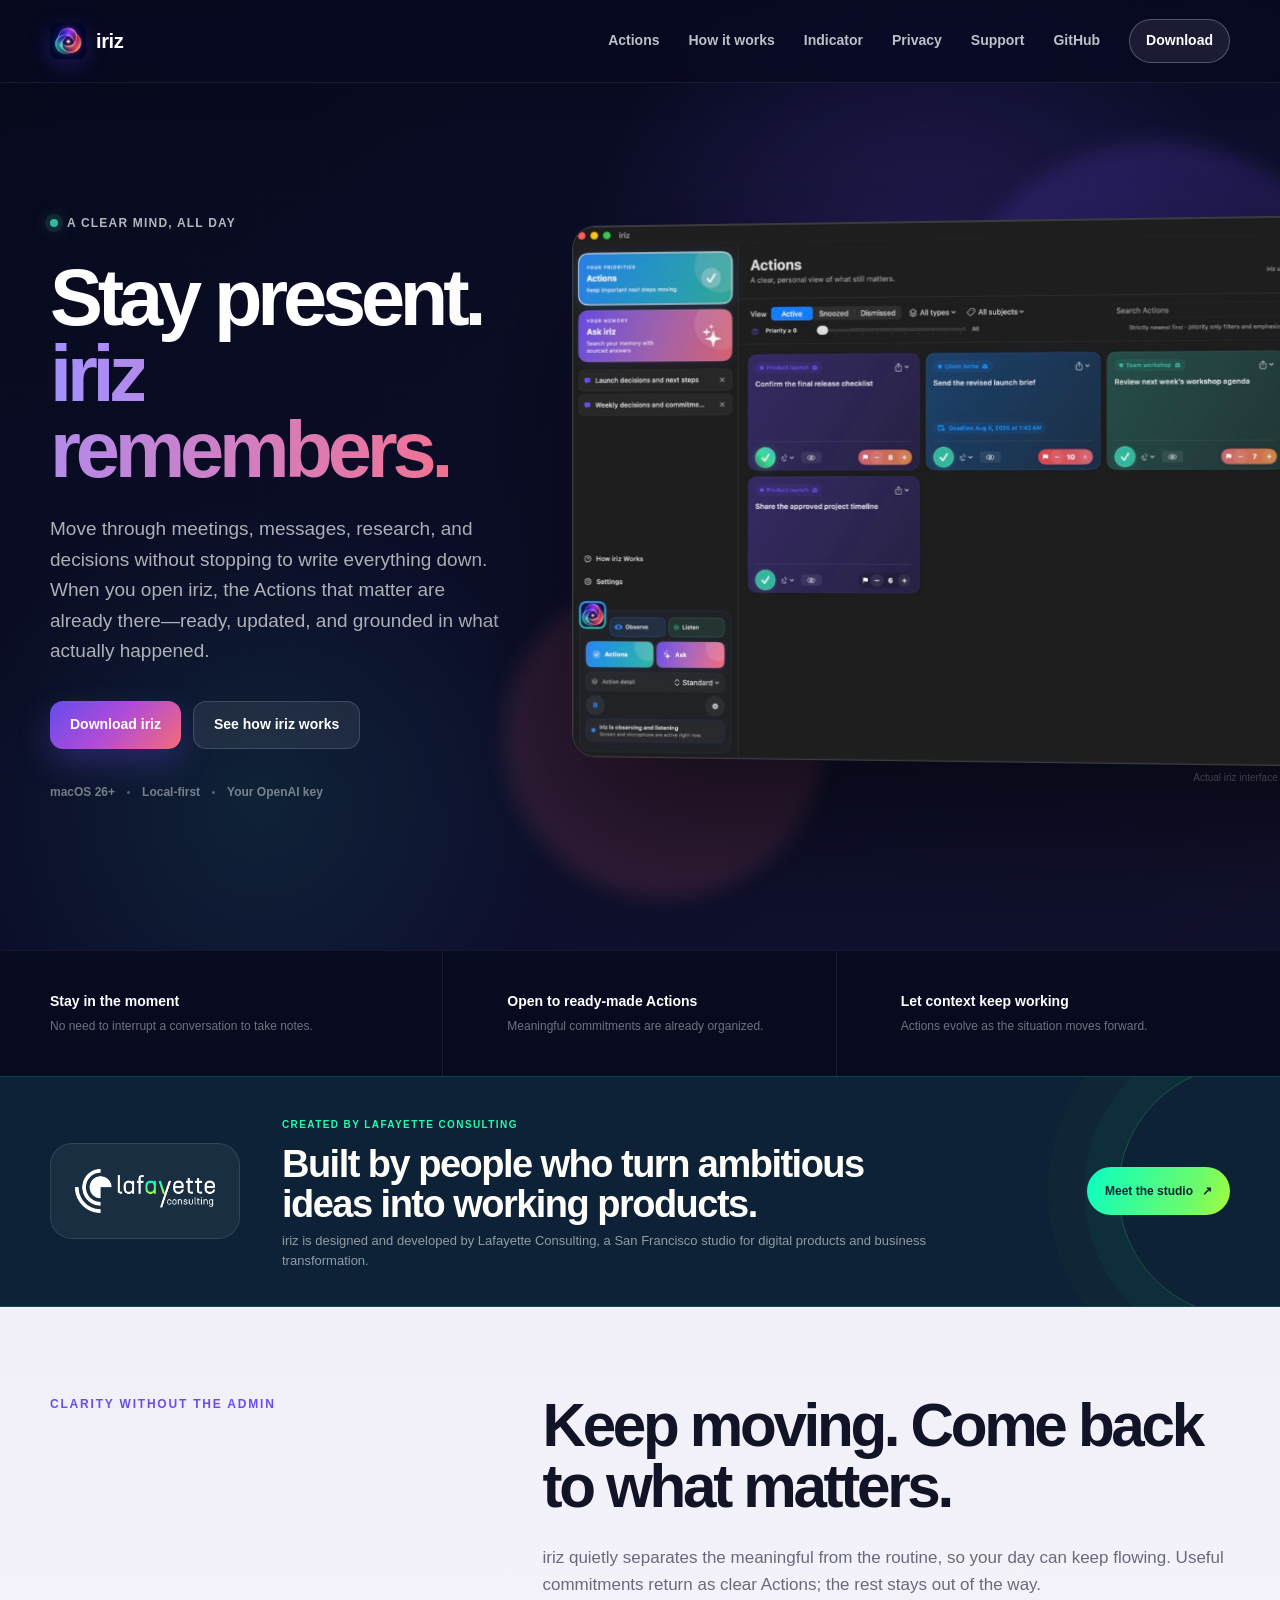
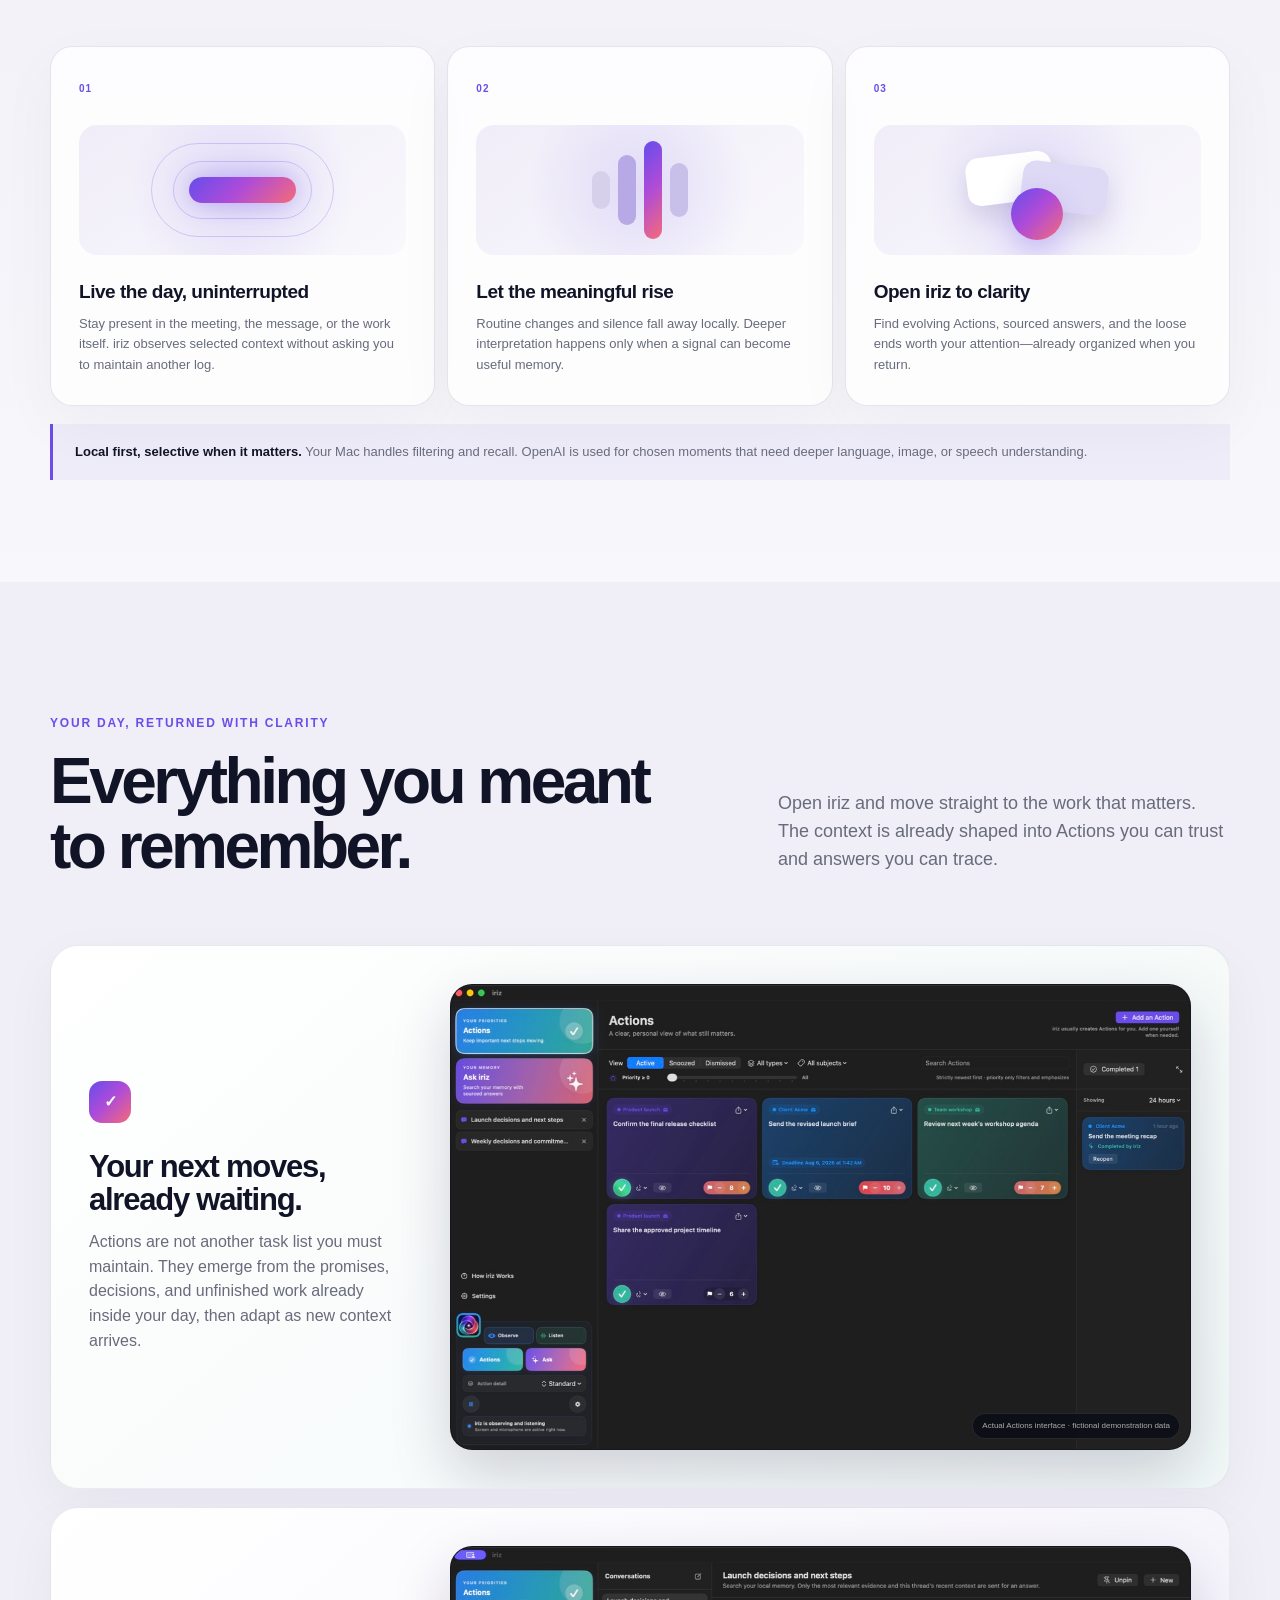
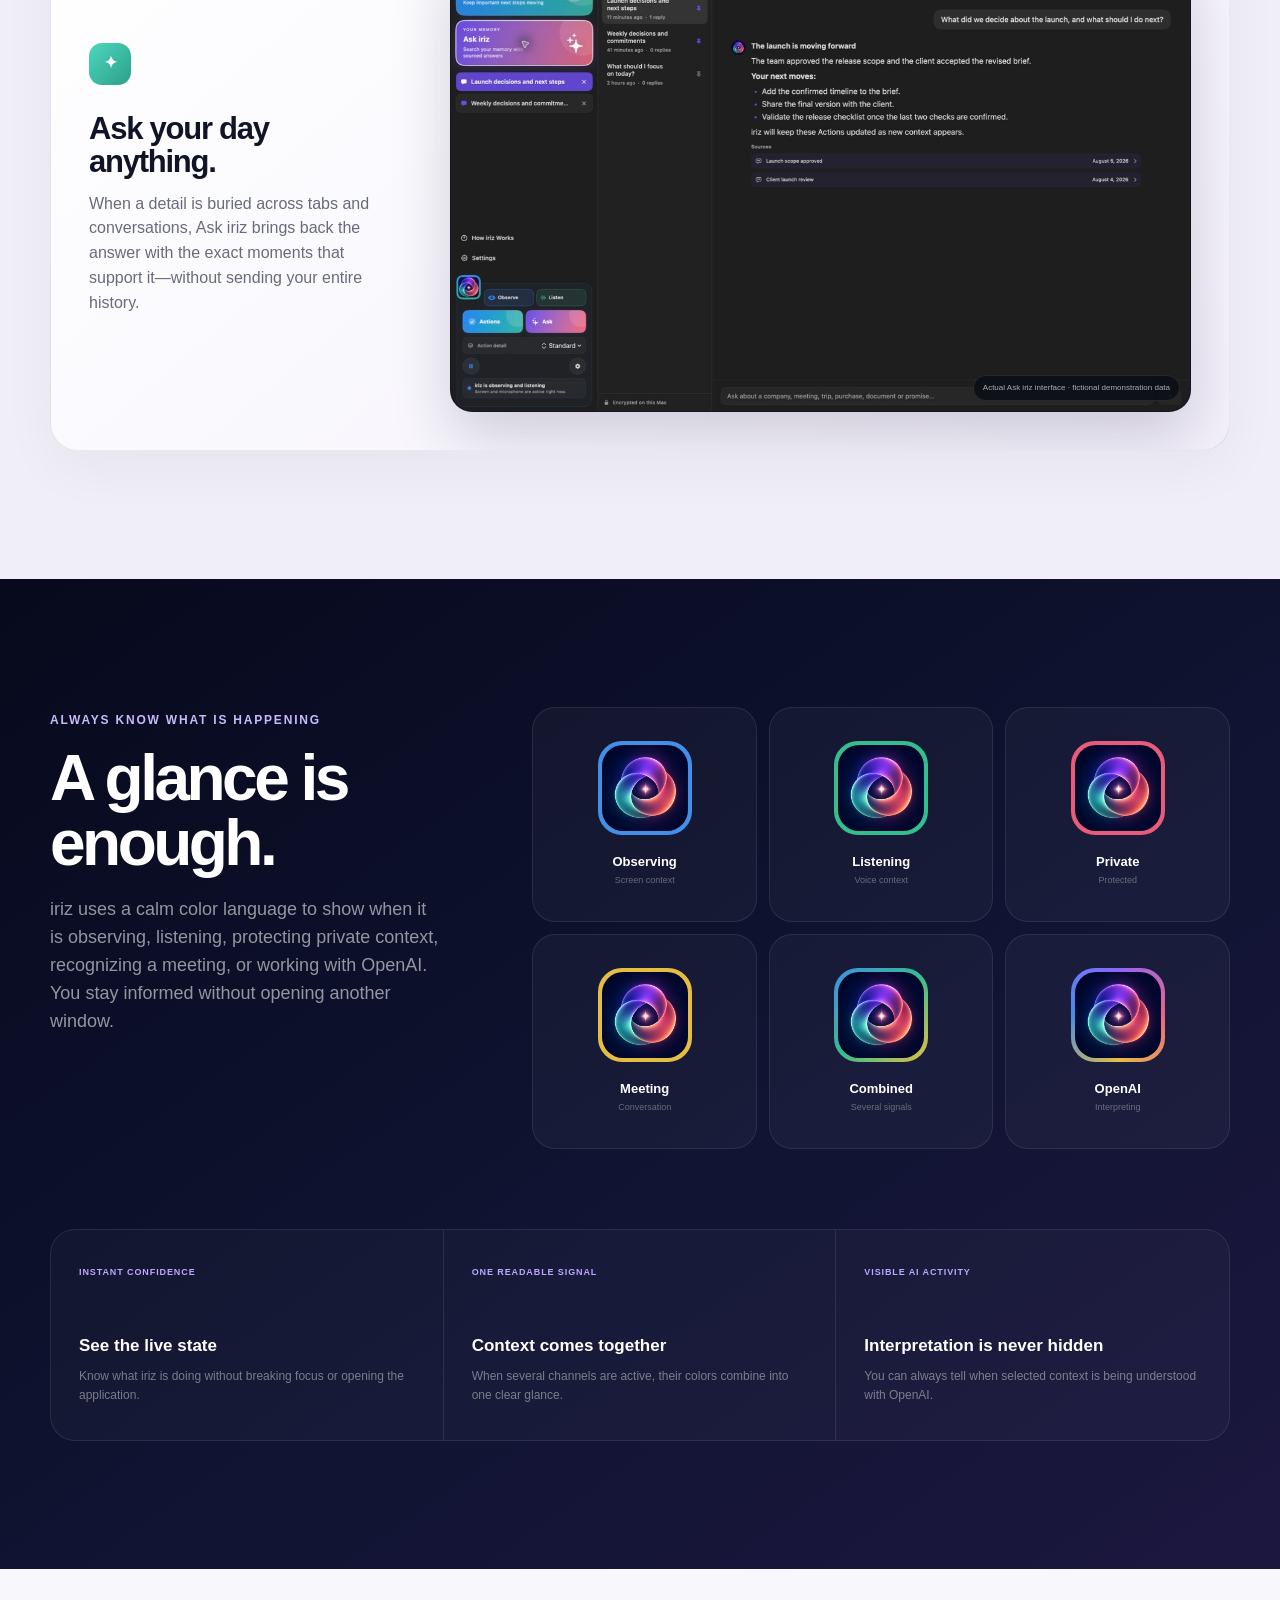
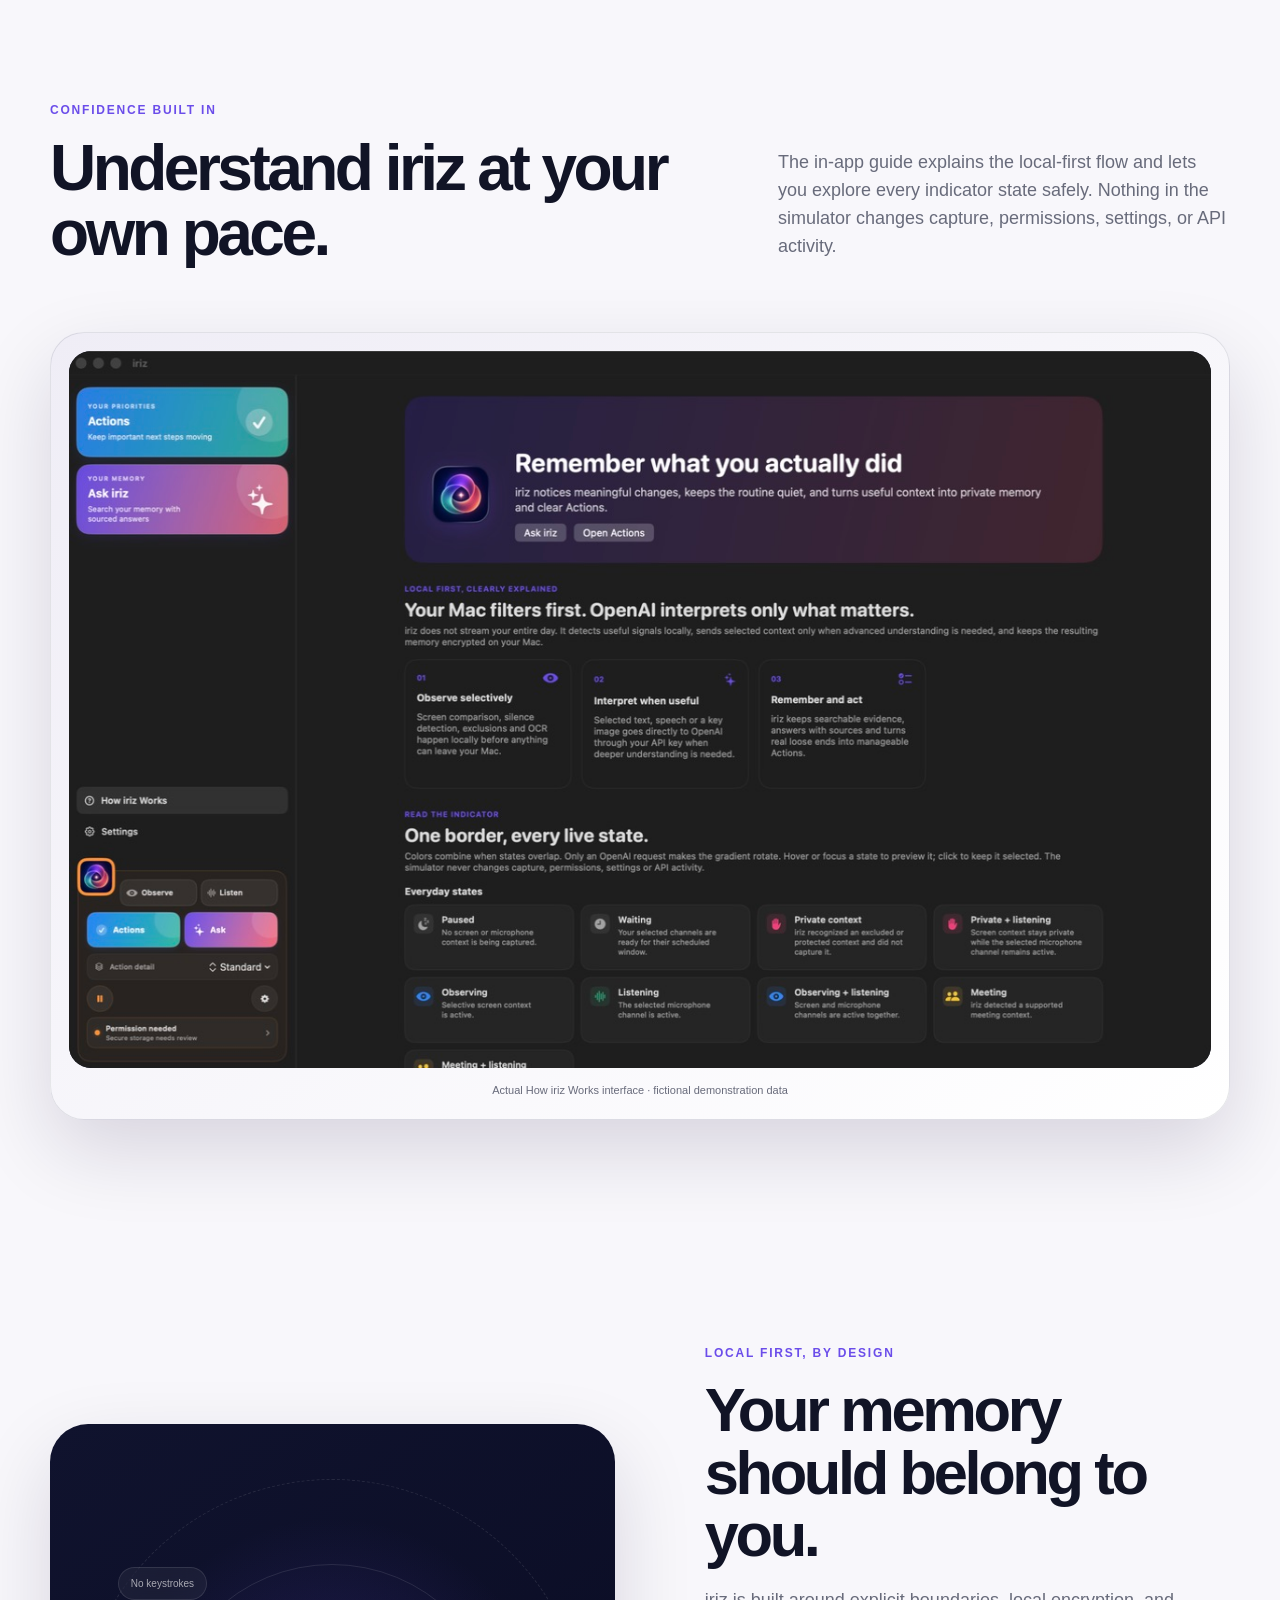
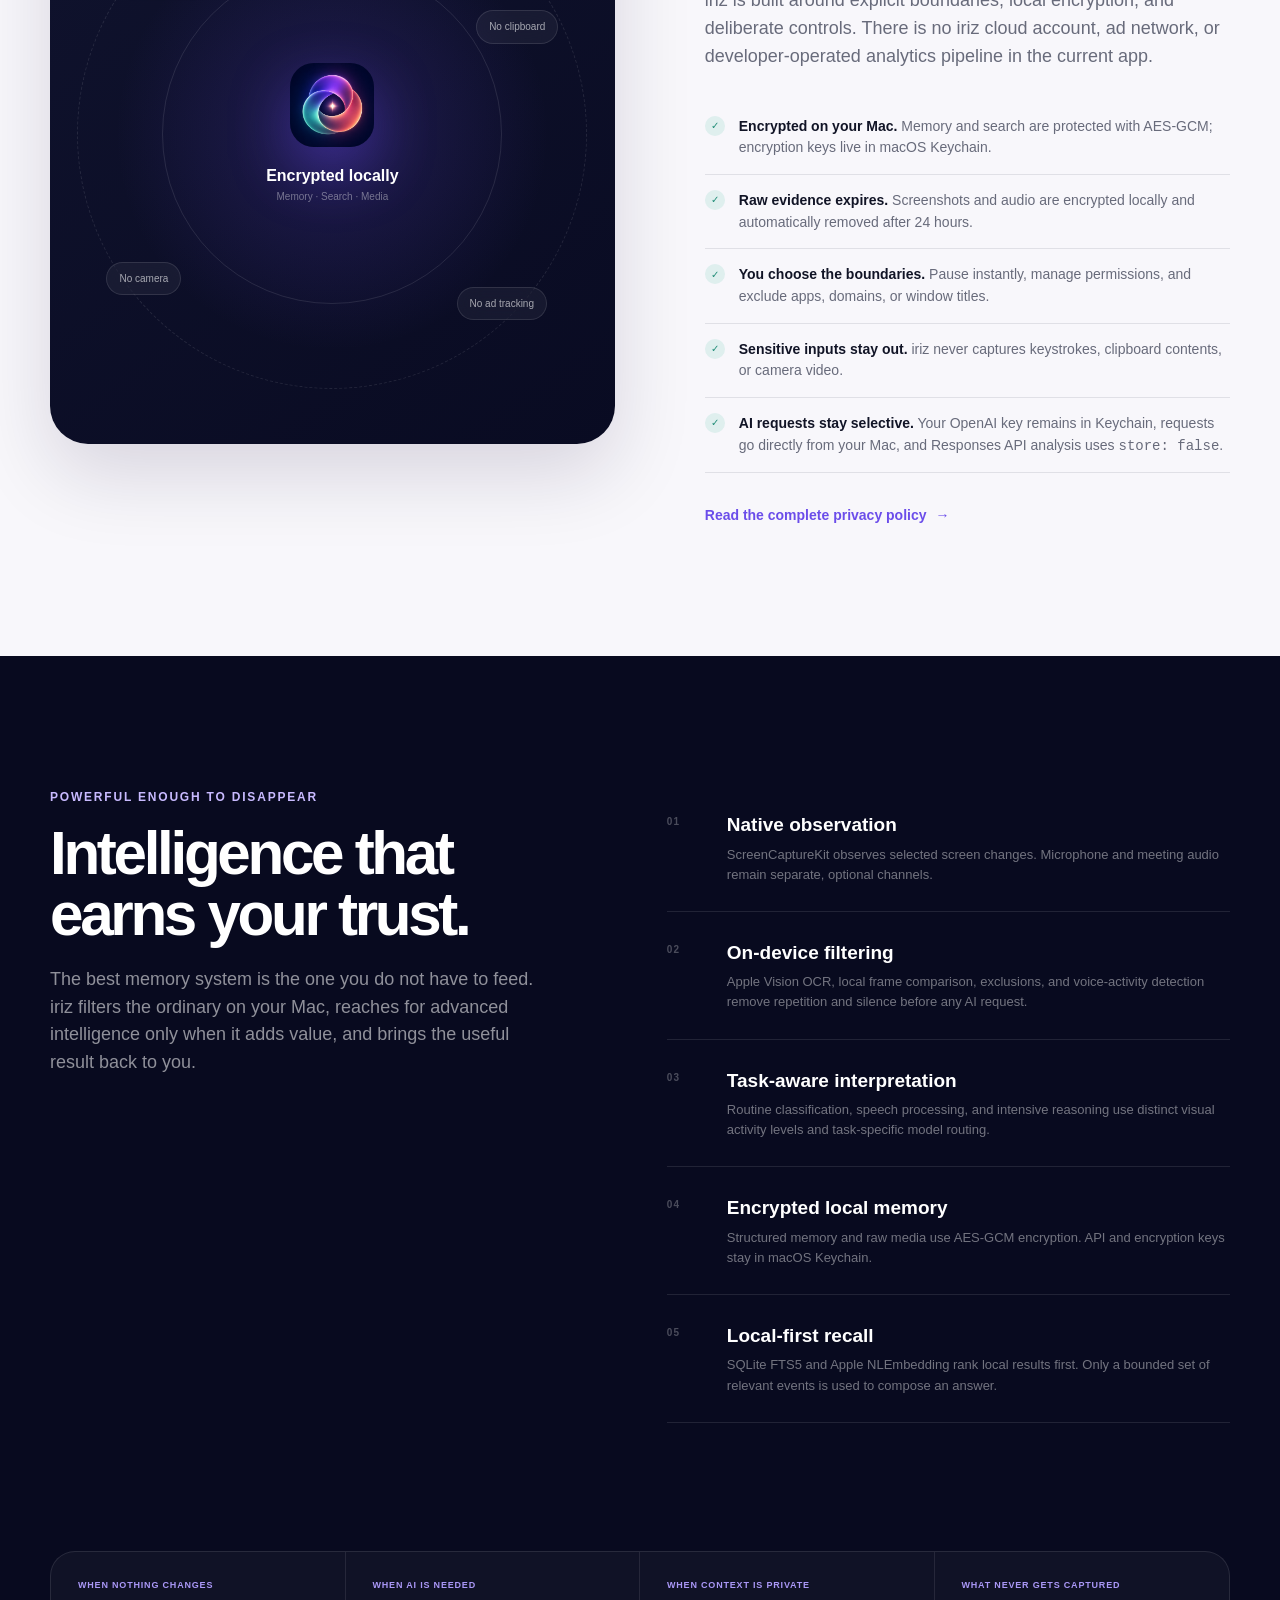
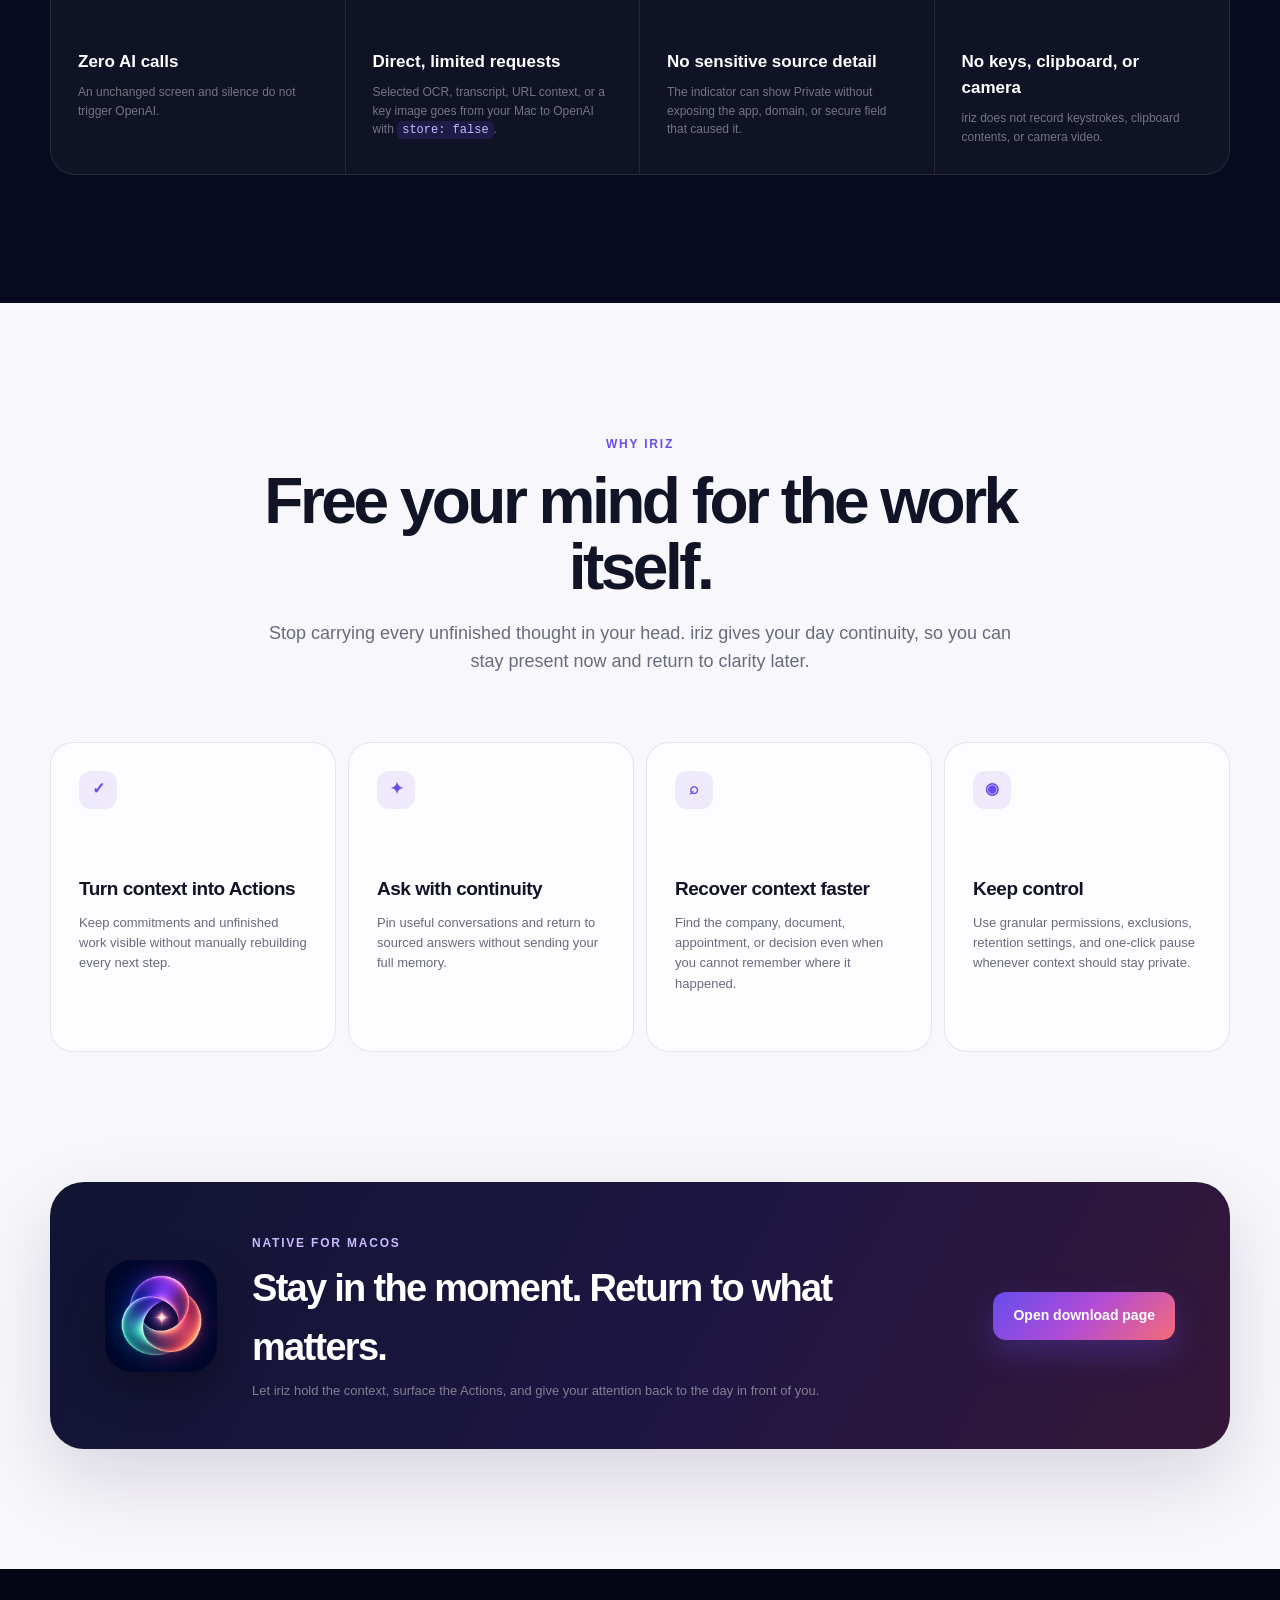
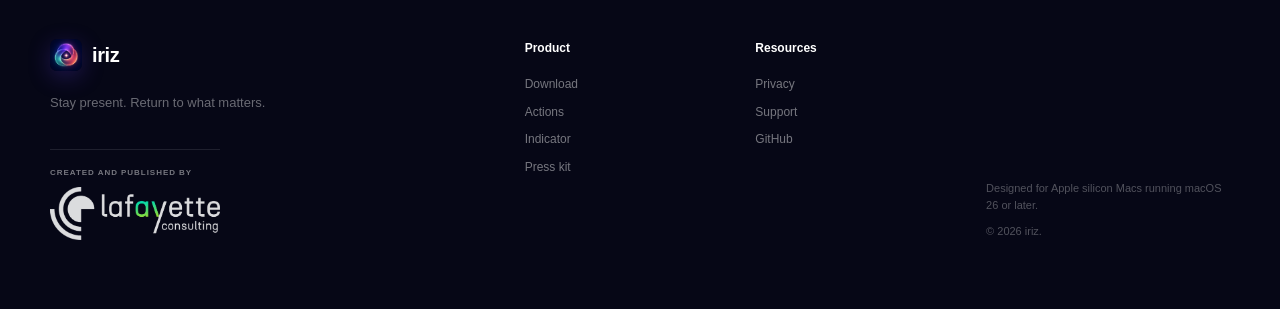
<file: site/index.html>
<!doctype html>
<html lang="en">
<head>
  <meta charset="utf-8">
  <meta name="viewport" content="width=device-width, initial-scale=1">
  <meta name="theme-color" content="#090b22">
  <meta name="description" content="Stay present while iriz turns the commitments, decisions, and unfinished work in your day into clear, evolving Actions.">
  <meta property="og:type" content="website">
  <meta property="og:title" content="iriz — Stay present. Remember what matters.">
  <meta property="og:description" content="Move through your day without stopping to document it. Open iriz to Actions already waiting.">
  <meta property="og:url" content="https://lafayette-consulting.us/iriz/">
  <meta property="og:image" content="https://lafayette-consulting.us/iriz/assets/iriz-social-card-v2.png">
  <meta name="twitter:card" content="summary_large_image">
  <meta name="twitter:title" content="iriz — Stay present. Remember what matters.">
  <meta name="twitter:description" content="Move through your day without stopping to document it. Open iriz to Actions already waiting.">
  <meta name="twitter:image" content="https://lafayette-consulting.us/iriz/assets/iriz-social-card-v2.png">
  <title>iriz — Stay present. Remember what matters.</title>
  <link rel="canonical" href="https://lafayette-consulting.us/iriz/">
  <link rel="icon" href="assets/iriz-icon.png">
  <link rel="stylesheet" href="styles.css">
</head>
<body>
  <a class="skip-link" href="#main">Skip to content</a>
  <header class="site-header" data-header>
    <div class="nav-shell">
      <a class="brand" href="index.html" aria-label="iriz home">
        <img src="assets/iriz-icon.png" alt="" width="36" height="36">
        <span>iriz</span>
      </a>
      <button class="menu-button" type="button" aria-expanded="false" aria-controls="main-navigation" data-menu-button>
        <span class="sr-only">Open navigation</span>
        <span></span><span></span>
      </button>
      <nav class="main-nav" id="main-navigation" aria-label="Main navigation" data-navigation>
        <a href="#actions">Actions</a>
        <a href="#how-it-works">How it works</a>
        <a href="#indicator">Indicator</a>
        <a href="#privacy">Privacy</a>
        <a href="support.html">Support</a>
        <a href="https://github.com/daviddemri26/iriz" rel="noreferrer">GitHub</a>
        <a class="nav-cta" href="download.html">Download</a>
      </nav>
    </div>
  </header>

  <main id="main">
    <section class="hero section-shell">
      <div class="hero-copy reveal">
        <div class="eyebrow"><span class="status-dot"></span> A clear mind, all day</div>
        <h1>Stay present.<br><span>iriz remembers.</span></h1>
        <p class="hero-lede">Move through meetings, messages, research, and decisions without stopping to write everything down. When you open iriz, the Actions that matter are already there—ready, updated, and grounded in what actually happened.</p>
        <div class="hero-actions">
          <a class="button button-primary" href="download.html">Download iriz</a>
          <a class="button button-secondary" href="#how-it-works">See how iriz works</a>
        </div>
        <div class="hero-facts" aria-label="Key product facts">
          <span>macOS 26+</span>
          <span>Local-first</span>
          <span>Your OpenAI key</span>
        </div>
      </div>

      <figure class="product-stage real-product-stage reveal">
        <div class="aura aura-one"></div>
        <div class="aura aura-two"></div>
        <div class="hero-product-frame">
          <img src="assets/iriz-actions-real.jpg" alt="The actual iriz Actions interface with fictional demonstration data" width="1224" height="768">
        </div>
        <figcaption>Actual iriz interface · fictional demonstration data</figcaption>
      </figure>
    </section>

    <section class="trust-strip" aria-label="Product principles">
      <div class="section-shell trust-grid">
        <div><strong>Stay in the moment</strong><span>No need to interrupt a conversation to take notes.</span></div>
        <div><strong>Open to ready-made Actions</strong><span>Meaningful commitments are already organized.</span></div>
        <div><strong>Let context keep working</strong><span>Actions evolve as the situation moves forward.</span></div>
      </div>
    </section>

    <section class="lafayette-banner" aria-labelledby="lafayette-banner-title">
      <div class="section-shell lafayette-banner-inner">
        <a class="lafayette-banner-brand" href="https://lafayette-consulting.us/" aria-label="Visit Lafayette Consulting">
          <img src="assets/lafayette-logo-white.png" alt="Lafayette Consulting" width="1015" height="319">
        </a>
        <div class="lafayette-banner-copy">
          <span>Created by Lafayette Consulting</span>
          <h2 id="lafayette-banner-title">Built by people who turn ambitious ideas into working products.</h2>
          <p>iriz is designed and developed by Lafayette Consulting, a San Francisco studio for digital products and business transformation.</p>
        </div>
        <a class="lafayette-banner-link" href="https://lafayette-consulting.us/">Meet the studio <span aria-hidden="true">↗</span></a>
      </div>
    </section>

    <section class="architecture-intro" id="how-it-works" aria-labelledby="architecture-title">
      <div class="section-shell">
        <div class="architecture-heading reveal">
          <span class="kicker">Clarity without the admin</span>
          <h2 id="architecture-title">Keep moving. Come back to what matters.</h2>
          <p>iriz quietly separates the meaningful from the routine, so your day can keep flowing. Useful commitments return as clear Actions; the rest stays out of the way.</p>
        </div>
        <div class="architecture-steps">
          <article class="reveal"><span>01</span><div class="architecture-visual observe" aria-hidden="true"><i></i><i></i><i></i></div><h3>Live the day, uninterrupted</h3><p>Stay present in the meeting, the message, or the work itself. iriz observes selected context without asking you to maintain another log.</p></article>
          <article class="reveal"><span>02</span><div class="architecture-visual filter" aria-hidden="true"><i></i><i></i><i></i><i></i></div><h3>Let the meaningful rise</h3><p>Routine changes and silence fall away locally. Deeper interpretation happens only when a signal can become useful memory.</p></article>
          <article class="reveal"><span>03</span><div class="architecture-visual recall" aria-hidden="true"><i></i><i></i><i></i></div><h3>Open iriz to clarity</h3><p>Find evolving Actions, sourced answers, and the loose ends worth your attention—already organized when you return.</p></article>
        </div>
        <p class="architecture-note reveal"><b>Local first, selective when it matters.</b> Your Mac handles filtering and recall. OpenAI is used for chosen moments that need deeper language, image, or speech understanding.</p>
      </div>
    </section>

    <section class="section product-section" id="actions">
      <div class="section-shell">
        <div class="section-heading split reveal">
          <div><span class="kicker">Your day, returned with clarity</span><h2>Everything you meant to remember.</h2></div>
          <p>Open iriz and move straight to the work that matters. The context is already shaped into Actions you can trust and answers you can trace.</p>
        </div>
        <div class="feature-grid refreshed-features">
          <article class="feature-card feature-large actions-feature reveal">
            <div class="feature-copy"><span class="feature-icon">✓</span><h3>Your next moves, already waiting.</h3><p>Actions are not another task list you must maintain. They emerge from the promises, decisions, and unfinished work already inside your day, then adapt as new context arrives.</p></div>
            <figure class="product-screenshot actions-shot"><img src="assets/iriz-actions-real.jpg" alt="The actual iriz Actions screen with priority, completion, and waiting states" width="1224" height="768" loading="lazy"><figcaption>Actual Actions interface · fictional demonstration data</figcaption></figure>
          </article>
          <article class="feature-card feature-large ask-feature reveal">
            <div class="feature-copy"><span class="feature-icon mint-bg">✦</span><h3>Ask your day anything.</h3><p>When a detail is buried across tabs and conversations, Ask iriz brings back the answer with the exact moments that support it—without sending your entire history.</p></div>
            <figure class="product-screenshot ask-shot"><img src="assets/iriz-ask-real.jpg" alt="The actual Ask iriz conversation interface with a formatted answer and sources" width="1224" height="768" loading="lazy"><figcaption>Actual Ask iriz interface · fictional demonstration data</figcaption></figure>
          </article>
        </div>
      </div>
    </section>

    <section class="section indicator-section" id="indicator">
      <div class="section-shell indicator-layout">
        <div class="section-heading reveal"><span class="kicker light">Always know what is happening</span><h2>A glance is enough.</h2><p>iriz uses a calm color language to show when it is observing, listening, protecting private context, recognizing a meeting, or working with OpenAI. You stay informed without opening another window.</p></div>
        <div class="indicator-showcase reveal" aria-label="Examples of iriz indicator states">
          <div class="indicator-preview observing"><span><img src="assets/iriz-icon.png" alt="" width="104" height="104"></span><b>Observing</b><small>Screen context</small></div>
          <div class="indicator-preview listening"><span><img src="assets/iriz-icon.png" alt="" width="104" height="104"></span><b>Listening</b><small>Voice context</small></div>
          <div class="indicator-preview private"><span><img src="assets/iriz-icon.png" alt="" width="104" height="104"></span><b>Private</b><small>Protected</small></div>
          <div class="indicator-preview meeting"><span><img src="assets/iriz-icon.png" alt="" width="104" height="104"></span><b>Meeting</b><small>Conversation</small></div>
          <div class="indicator-preview combined"><span><img src="assets/iriz-icon.png" alt="" width="104" height="104"></span><b>Combined</b><small>Several signals</small></div>
          <div class="indicator-preview api"><span><img src="assets/iriz-icon.png" alt="" width="104" height="104"></span><b>OpenAI</b><small>Interpreting</small></div>
        </div>
        <div class="indicator-explainer reveal">
          <div><span>Instant confidence</span><b>See the live state</b><p>Know what iriz is doing without breaking focus or opening the application.</p></div>
          <div><span>One readable signal</span><b>Context comes together</b><p>When several channels are active, their colors combine into one clear glance.</p></div>
          <div><span>Visible AI activity</span><b>Interpretation is never hidden</b><p>You can always tell when selected context is being understood with OpenAI.</p></div>
        </div>
      </div>
    </section>

    <section class="section-shell section real-interface-section">
      <div class="section-heading split reveal">
        <div><span class="kicker">Confidence built in</span><h2>Understand iriz at your own pace.</h2></div>
        <p>The in-app guide explains the local-first flow and lets you explore every indicator state safely. Nothing in the simulator changes capture, permissions, settings, or API activity.</p>
      </div>
      <figure class="interface-capture reveal">
        <img class="real-capture" src="assets/iriz-how-it-works-real.jpg" alt="The actual How iriz Works guide inside the macOS application" width="1224" height="768" loading="lazy">
        <figcaption>Actual How iriz Works interface · fictional demonstration data</figcaption>
      </figure>
    </section>

    <section class="section-shell section privacy-section" id="privacy">
      <div class="privacy-visual reveal" aria-hidden="true">
        <div class="orbit orbit-one"></div><div class="orbit orbit-two"></div>
        <div class="privacy-core"><img src="assets/iriz-icon.png" alt="" width="84" height="84"><div><b>Encrypted locally</b><span>Memory · Search · Media</span></div></div>
        <div class="privacy-chip chip-one">No keystrokes</div><div class="privacy-chip chip-two">No clipboard</div><div class="privacy-chip chip-three">No camera</div><div class="privacy-chip chip-four">No ad tracking</div>
      </div>
      <div class="privacy-copy reveal">
        <span class="kicker">Local first, by design</span>
        <h2>Your memory should belong to you.</h2>
        <p>iriz is built around explicit boundaries, local encryption, and deliberate controls. There is no iriz cloud account, ad network, or developer-operated analytics pipeline in the current app.</p>
        <ul class="check-list">
          <li><i>✓</i><span><b>Encrypted on your Mac.</b> Memory and search are protected with AES-GCM; encryption keys live in macOS Keychain.</span></li>
          <li><i>✓</i><span><b>Raw evidence expires.</b> Screenshots and audio are encrypted locally and automatically removed after 24 hours.</span></li>
          <li><i>✓</i><span><b>You choose the boundaries.</b> Pause instantly, manage permissions, and exclude apps, domains, or window titles.</span></li>
          <li><i>✓</i><span><b>Sensitive inputs stay out.</b> iriz never captures keystrokes, clipboard contents, or camera video.</span></li>
          <li><i>✓</i><span><b>AI requests stay selective.</b> Your OpenAI key remains in Keychain, requests go directly from your Mac, and Responses API analysis uses <code>store: false</code>.</span></li>
        </ul>
        <a class="text-link" href="privacy.html">Read the complete privacy policy <span>→</span></a>
      </div>
    </section>

    <section class="section technical-section" id="technology">
      <div class="section-shell technical-grid">
        <div class="section-heading reveal"><span class="kicker light">Powerful enough to disappear</span><h2>Intelligence that earns your trust.</h2><p>The best memory system is the one you do not have to feed. iriz filters the ordinary on your Mac, reaches for advanced intelligence only when it adds value, and brings the useful result back to you.</p></div>
        <div class="tech-list reveal">
          <div><span>01</span><p><b>Native observation</b><small>ScreenCaptureKit observes selected screen changes. Microphone and meeting audio remain separate, optional channels.</small></p></div>
          <div><span>02</span><p><b>On-device filtering</b><small>Apple Vision OCR, local frame comparison, exclusions, and voice-activity detection remove repetition and silence before any AI request.</small></p></div>
          <div><span>03</span><p><b>Task-aware interpretation</b><small>Routine classification, speech processing, and intensive reasoning use distinct visual activity levels and task-specific model routing.</small></p></div>
          <div><span>04</span><p><b>Encrypted local memory</b><small>Structured memory and raw media use AES-GCM encryption. API and encryption keys stay in macOS Keychain.</small></p></div>
          <div><span>05</span><p><b>Local-first recall</b><small>SQLite FTS5 and Apple NLEmbedding rank local results first. Only a bounded set of relevant events is used to compose an answer.</small></p></div>
        </div>
        <div class="tech-boundary reveal">
          <div><span>WHEN NOTHING CHANGES</span><strong>Zero AI calls</strong><p>An unchanged screen and silence do not trigger OpenAI.</p></div>
          <div><span>WHEN AI IS NEEDED</span><strong>Direct, limited requests</strong><p>Selected OCR, transcript, URL context, or a key image goes from your Mac to OpenAI with <code>store: false</code>.</p></div>
          <div><span>WHEN CONTEXT IS PRIVATE</span><strong>No sensitive source detail</strong><p>The indicator can show Private without exposing the app, domain, or secure field that caused it.</p></div>
          <div><span>WHAT NEVER GETS CAPTURED</span><strong>No keys, clipboard, or camera</strong><p>iriz does not record keystrokes, clipboard contents, or camera video.</p></div>
        </div>
      </div>
    </section>

    <section class="section-shell section value-section">
      <div class="section-heading centered reveal"><span class="kicker">Why iriz</span><h2>Free your mind for the work itself.</h2><p>Stop carrying every unfinished thought in your head. iriz gives your day continuity, so you can stay present now and return to clarity later.</p></div>
      <div class="value-grid">
        <article class="reveal"><span>✓</span><h3>Turn context into Actions</h3><p>Keep commitments and unfinished work visible without manually rebuilding every next step.</p></article>
        <article class="reveal"><span>✦</span><h3>Ask with continuity</h3><p>Pin useful conversations and return to sourced answers without sending your full memory.</p></article>
        <article class="reveal"><span>⌕</span><h3>Recover context faster</h3><p>Find the company, document, appointment, or decision even when you cannot remember where it happened.</p></article>
        <article class="reveal"><span>◉</span><h3>Keep control</h3><p>Use granular permissions, exclusions, retention settings, and one-click pause whenever context should stay private.</p></article>
      </div>
    </section>

    <section class="section-shell closing-section reveal">
      <img src="assets/iriz-icon.png" alt="iriz app icon" width="112" height="112">
      <div><span class="kicker light">Native for macOS</span><h2>Stay in the moment. Return to what matters.</h2><p>Let iriz hold the context, surface the Actions, and give your attention back to the day in front of you.</p></div>
      <a class="button button-primary" href="download.html">Open download page</a>
    </section>
  </main>

  <footer class="site-footer">
    <div class="section-shell footer-grid">
      <div>
        <a class="brand" href="index.html"><img src="assets/iriz-icon.png" alt="" width="32" height="32"><span>iriz</span></a>
        <p>Stay present. Return to what matters.</p>
        <a class="lafayette-footer-lockup" href="https://lafayette-consulting.us/" aria-label="Visit Lafayette Consulting">
          <span>Created and published by</span>
          <img src="assets/lafayette-logo-white.png" alt="Lafayette Consulting" width="1015" height="319">
        </a>
      </div>
      <div><b>Product</b><a href="download.html">Download</a><a href="#actions">Actions</a><a href="#indicator">Indicator</a><a href="press.html">Press kit</a></div>
      <div><b>Resources</b><a href="privacy.html">Privacy</a><a href="support.html">Support</a><a href="https://github.com/daviddemri26/iriz" rel="noreferrer">GitHub</a></div>
      <div class="footer-note"><p>Designed for Apple silicon Macs running macOS 26 or later.</p><p>© <span data-year>2026</span> iriz.</p></div>
    </div>
  </footer>
  <script src="script.js"></script>
</body>
</html>
</file>
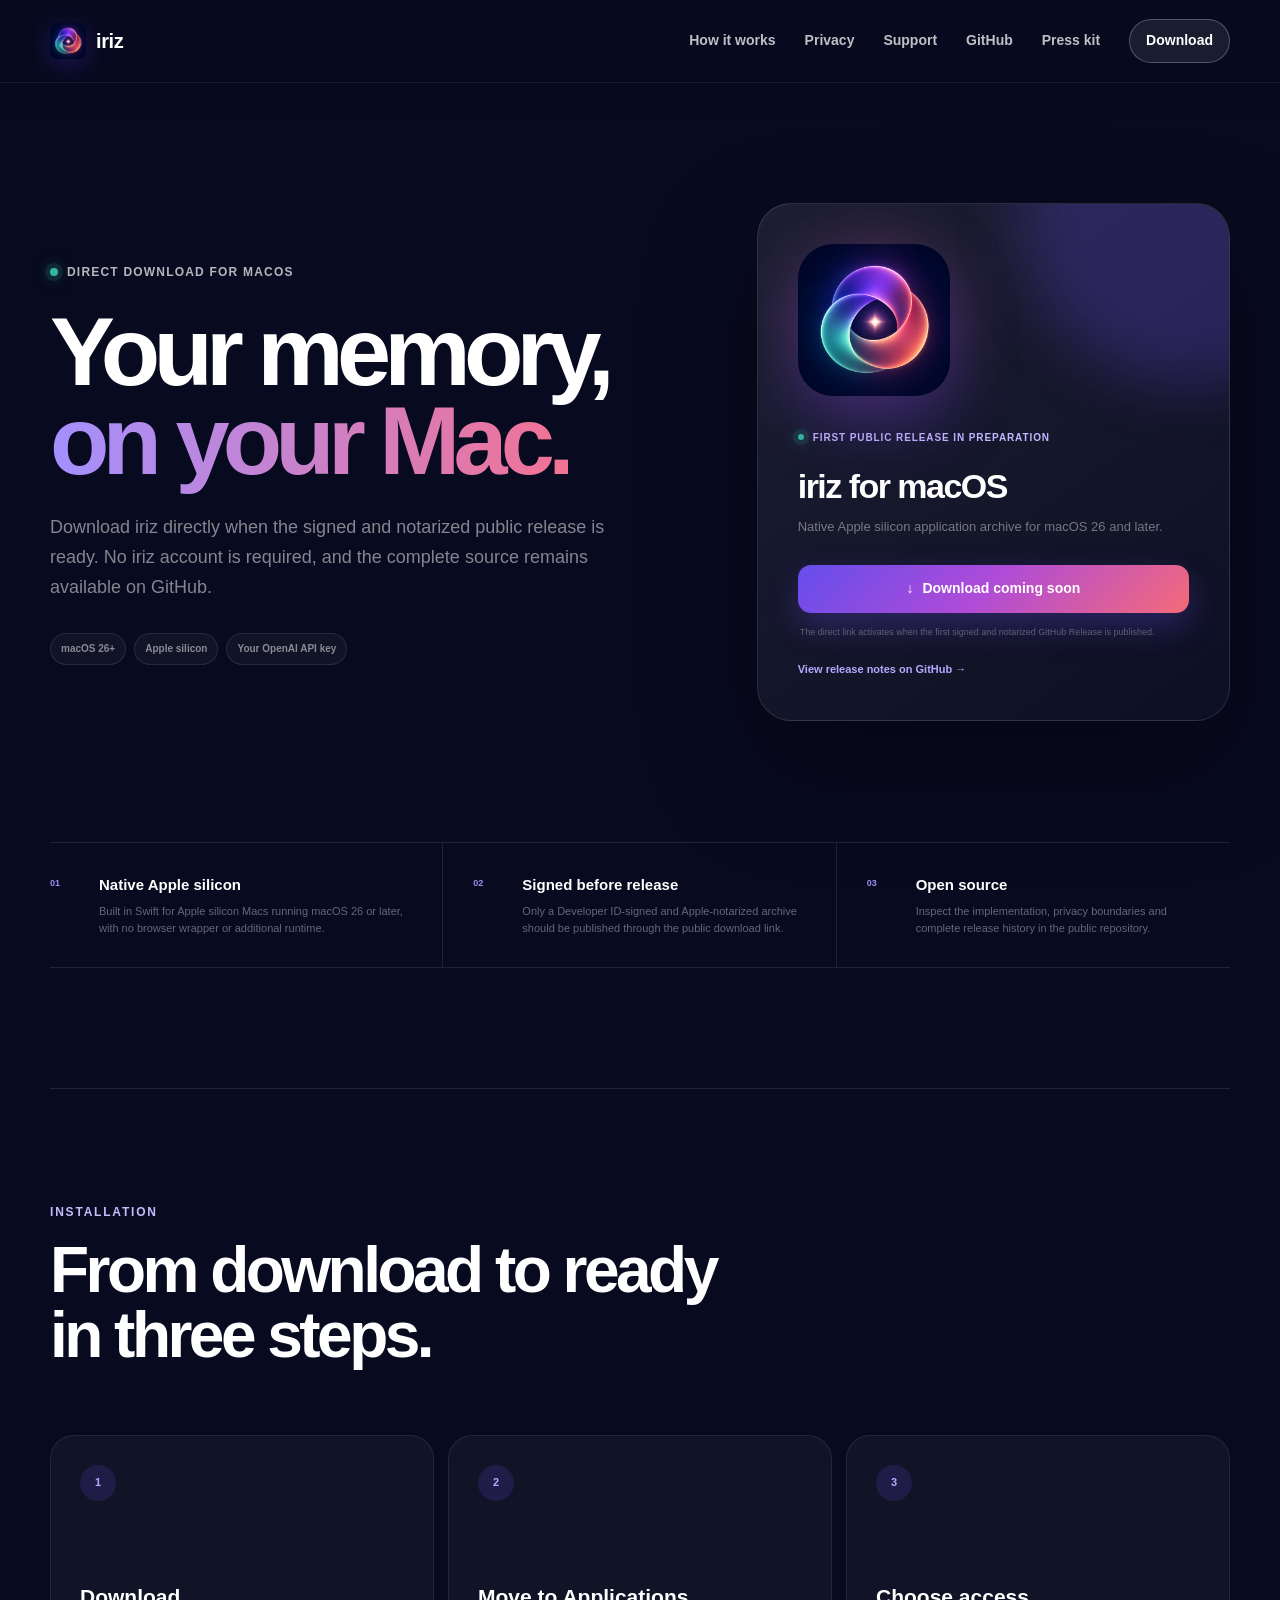
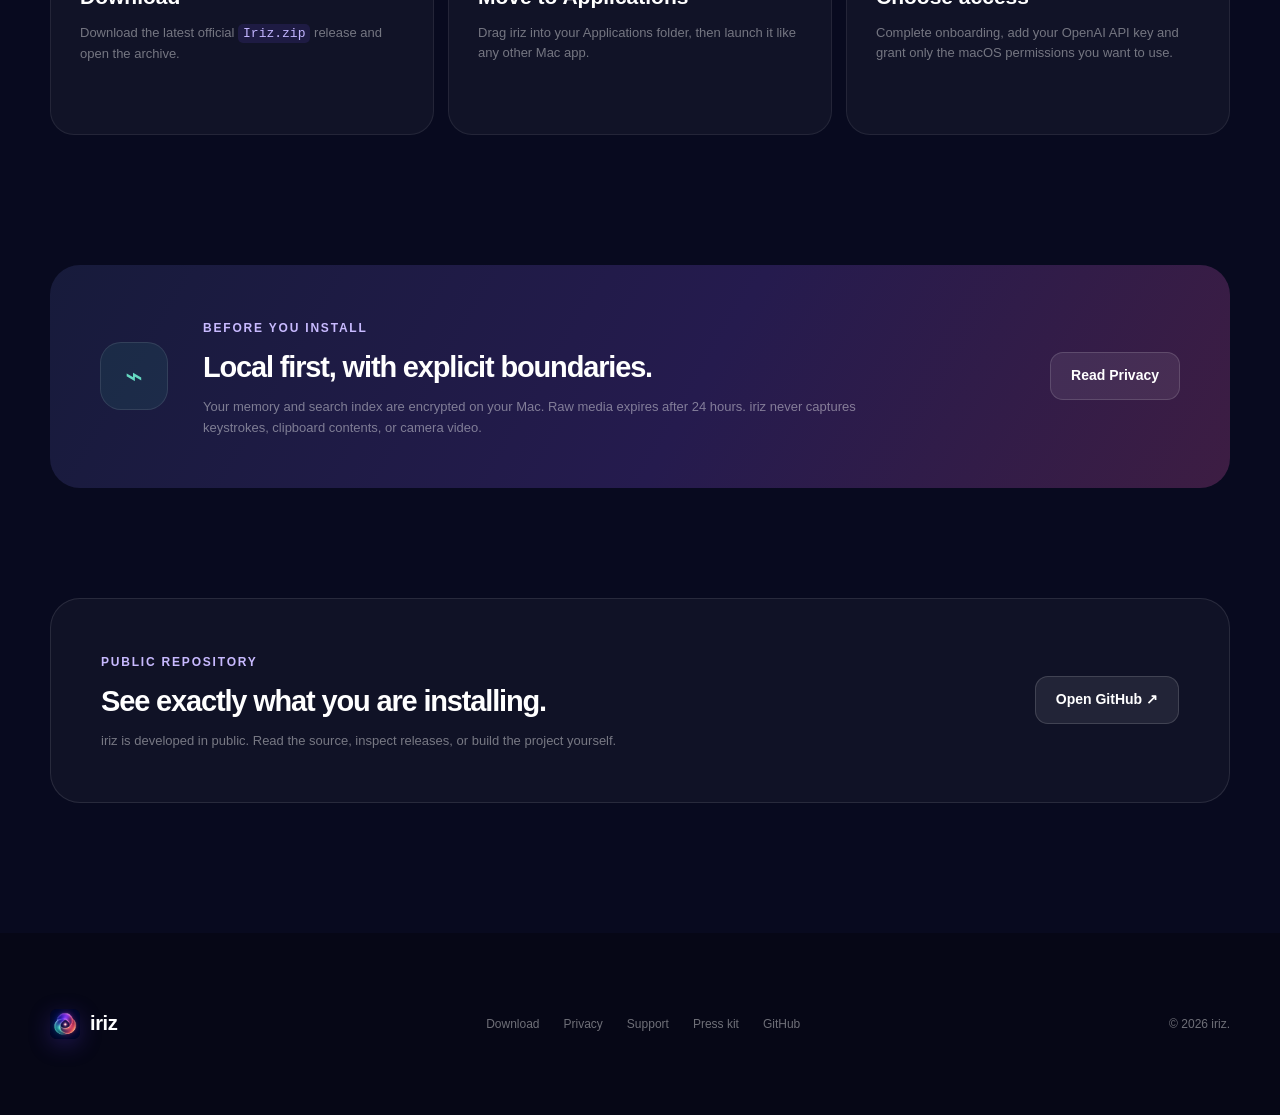
<file: site/download.html>
<!doctype html>
<html lang="en">
<head>
  <meta charset="utf-8">
  <meta name="viewport" content="width=device-width, initial-scale=1">
  <meta name="theme-color" content="#080a1f">
  <meta name="description" content="Download iriz directly for Apple silicon Macs running macOS 26 and later.">
  <meta property="og:type" content="website">
  <meta property="og:title" content="Download iriz for macOS">
  <meta property="og:description" content="Private context. Clear Actions. Sourced answers.">
  <meta property="og:url" content="https://lafayette-consulting.us/iriz/download.html">
  <meta property="og:image" content="https://lafayette-consulting.us/iriz/assets/iriz-social-card-v2.png">
  <meta name="twitter:card" content="summary_large_image">
  <title>Download iriz for macOS</title>
  <link rel="canonical" href="https://lafayette-consulting.us/iriz/download.html">
  <link rel="icon" href="assets/iriz-icon.png">
  <link rel="stylesheet" href="styles.css">
</head>
<body class="download-page">
  <a class="skip-link" href="#main">Skip to content</a>
  <header class="site-header compact" data-header>
    <div class="nav-shell">
      <a class="brand" href="index.html" aria-label="iriz home"><img src="assets/iriz-icon.png" alt="" width="36" height="36"><span>iriz</span></a>
      <button class="menu-button" type="button" aria-expanded="false" aria-controls="main-navigation" data-menu-button><span class="sr-only">Open navigation</span><span></span><span></span></button>
      <nav class="main-nav" id="main-navigation" aria-label="Main navigation" data-navigation><a href="index.html#how-it-works">How it works</a><a href="privacy.html">Privacy</a><a href="support.html">Support</a><a href="https://github.com/daviddemri26/iriz" rel="noreferrer">GitHub</a><a href="press.html">Press kit</a><a class="nav-cta" href="download.html" aria-current="page">Download</a></nav>
    </div>
  </header>

  <main id="main" class="download-shell">
    <section class="download-hero">
      <div class="download-copy">
        <div class="eyebrow"><span class="status-dot"></span> Direct download for macOS</div>
        <h1>Your memory,<br><span>on your Mac.</span></h1>
        <p>Download iriz directly when the signed and notarized public release is ready. No iriz account is required, and the complete source remains available on GitHub.</p>
        <div class="download-requirements"><span>macOS 26+</span><span>Apple silicon</span><span>Your OpenAI API key</span></div>
      </div>

      <div class="download-card">
        <div class="download-icon-wrap"><img src="assets/iriz-icon-1024.png" alt="iriz app icon" width="152" height="152"><div class="download-glow"></div></div>
        <div class="release-status"><span class="status-dot"></span> First public release in preparation</div>
        <h2>iriz for macOS</h2>
        <p>Native Apple silicon application archive for macOS 26 and later.</p>
        <span class="button button-primary download-button" aria-disabled="true"><span>↓</span> Download coming soon</span>
        <small>The direct link activates when the first signed and notarized GitHub Release is published.</small>
        <a class="release-link" href="https://github.com/daviddemri26/iriz/releases/latest" rel="noreferrer">View release notes on GitHub →</a>
      </div>
    </section>

    <section class="download-confidence" aria-label="Download assurances">
      <article><span>01</span><div><h3>Native Apple silicon</h3><p>Built in Swift for Apple silicon Macs running macOS 26 or later, with no browser wrapper or additional runtime.</p></div></article>
      <article><span>02</span><div><h3>Signed before release</h3><p>Only a Developer ID-signed and Apple-notarized archive should be published through the public download link.</p></div></article>
      <article><span>03</span><div><h3>Open source</h3><p>Inspect the implementation, privacy boundaries and complete release history in the public repository.</p></div></article>
    </section>

    <section class="install-section">
      <div class="section-heading"><span class="kicker light">Installation</span><h2>From download to ready in three steps.</h2></div>
      <div class="install-grid">
        <article><span>1</span><h3>Download</h3><p>Download the latest official <code>Iriz.zip</code> release and open the archive.</p></article>
        <article><span>2</span><h3>Move to Applications</h3><p>Drag iriz into your Applications folder, then launch it like any other Mac app.</p></article>
        <article><span>3</span><h3>Choose access</h3><p>Complete onboarding, add your OpenAI API key and grant only the macOS permissions you want to use.</p></article>
      </div>
    </section>

    <section class="download-privacy-card">
      <div class="privacy-mark">⌁</div>
      <div><span class="kicker light">Before you install</span><h2>Local first, with explicit boundaries.</h2><p>Your memory and search index are encrypted on your Mac. Raw media expires after 24 hours. iriz never captures keystrokes, clipboard contents, or camera video.</p></div>
      <a class="button button-secondary" href="privacy.html">Read Privacy</a>
    </section>

    <section class="source-section">
      <div><span class="kicker light">Public repository</span><h2>See exactly what you are installing.</h2><p>iriz is developed in public. Read the source, inspect releases, or build the project yourself.</p></div>
      <a class="button button-secondary" href="https://github.com/daviddemri26/iriz" rel="noreferrer">Open GitHub ↗</a>
    </section>
  </main>

  <footer class="site-footer"><div class="section-shell footer-simple"><a class="brand" href="index.html"><img src="assets/iriz-icon.png" alt="" width="30" height="30"><span>iriz</span></a><div><a href="download.html">Download</a><a href="privacy.html">Privacy</a><a href="support.html">Support</a><a href="press.html">Press kit</a><a href="https://github.com/daviddemri26/iriz" rel="noreferrer">GitHub</a></div><p>© <span data-year>2026</span> iriz.</p></div></footer>
  <script src="script.js"></script>
</body>
</html>
</file>
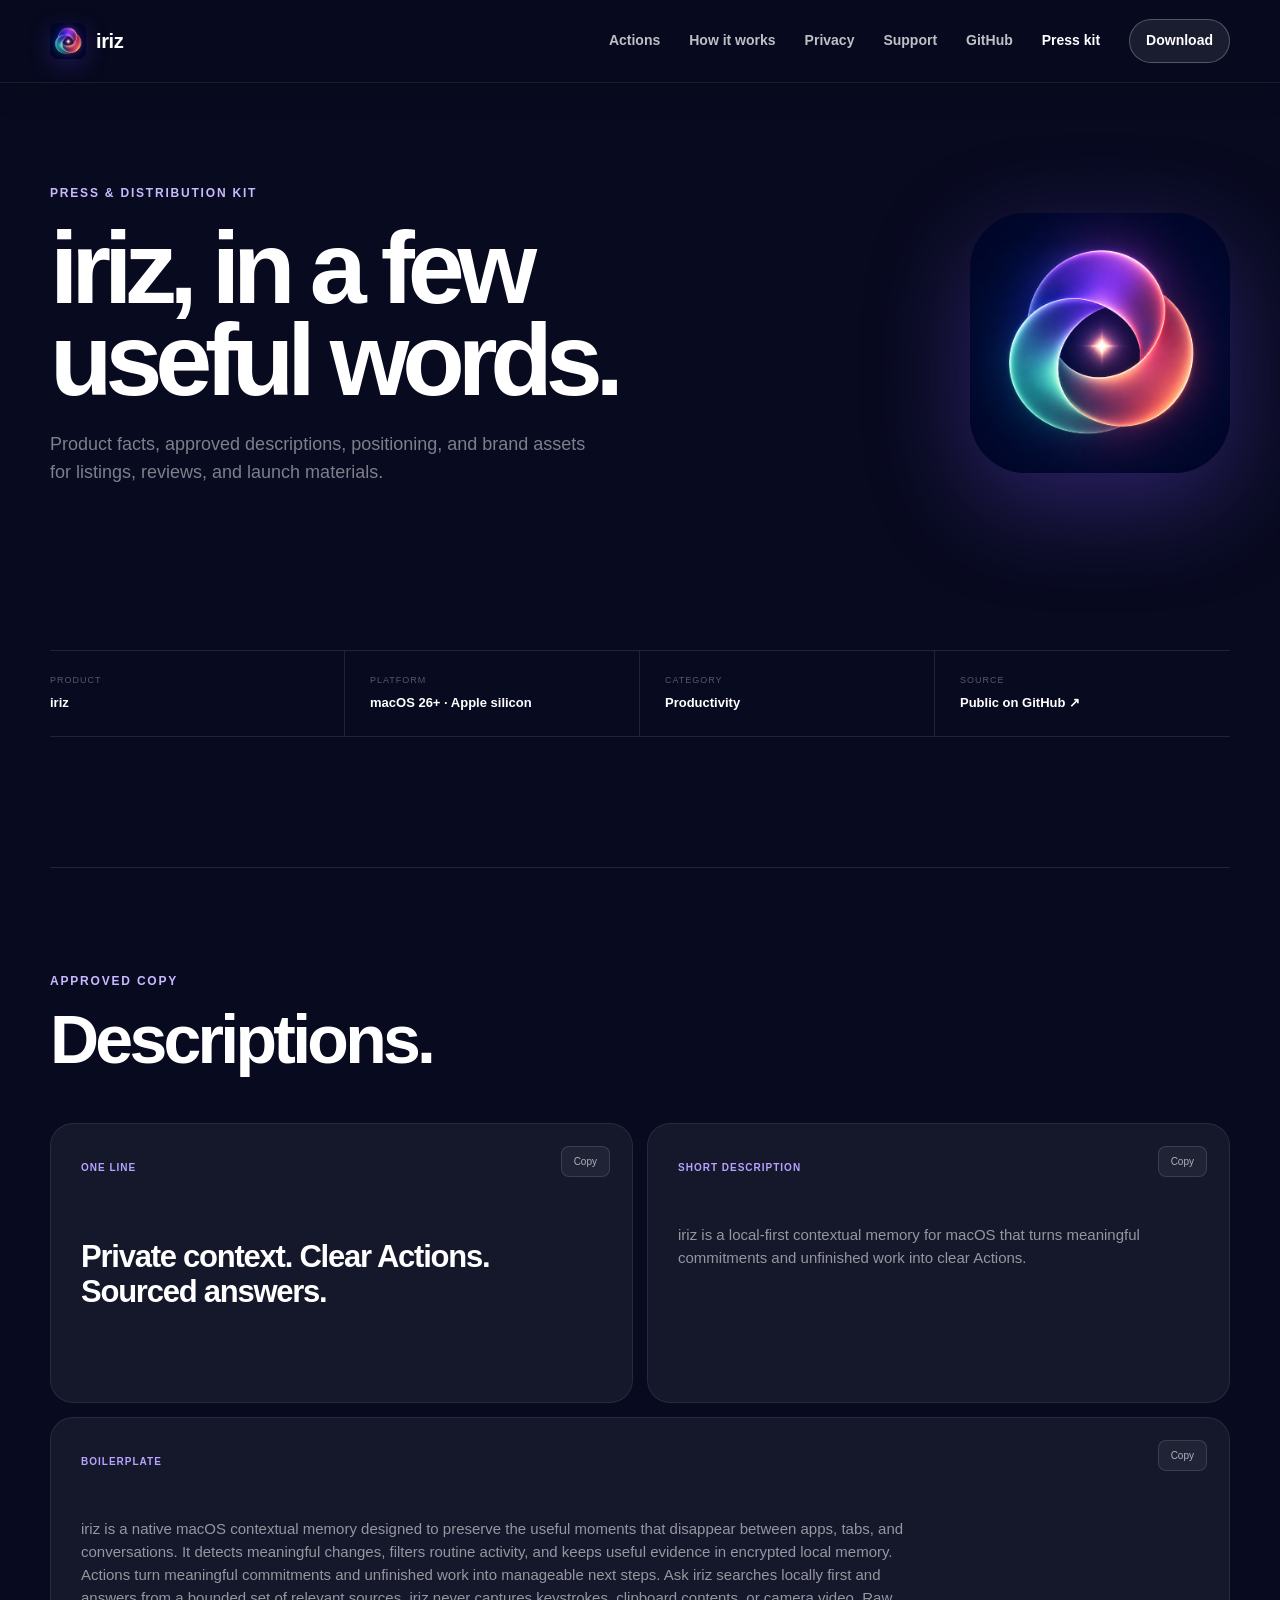
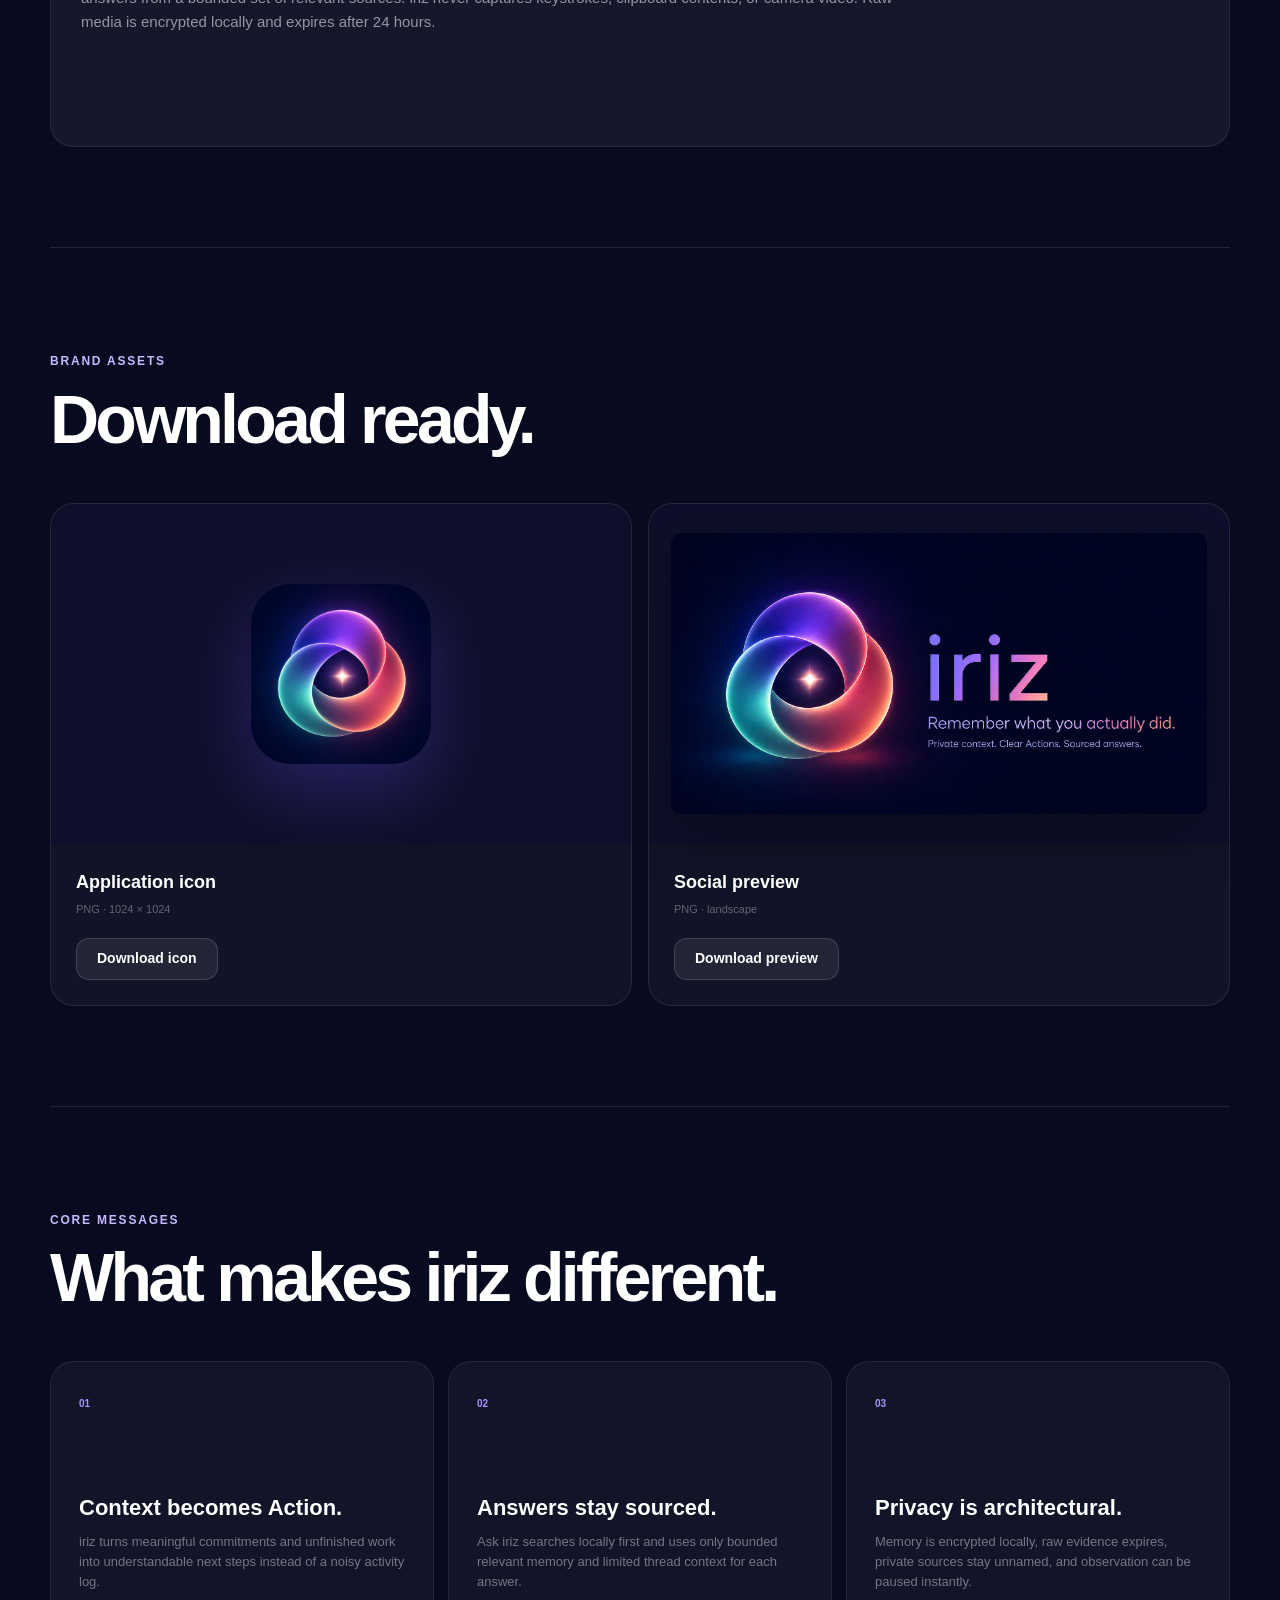
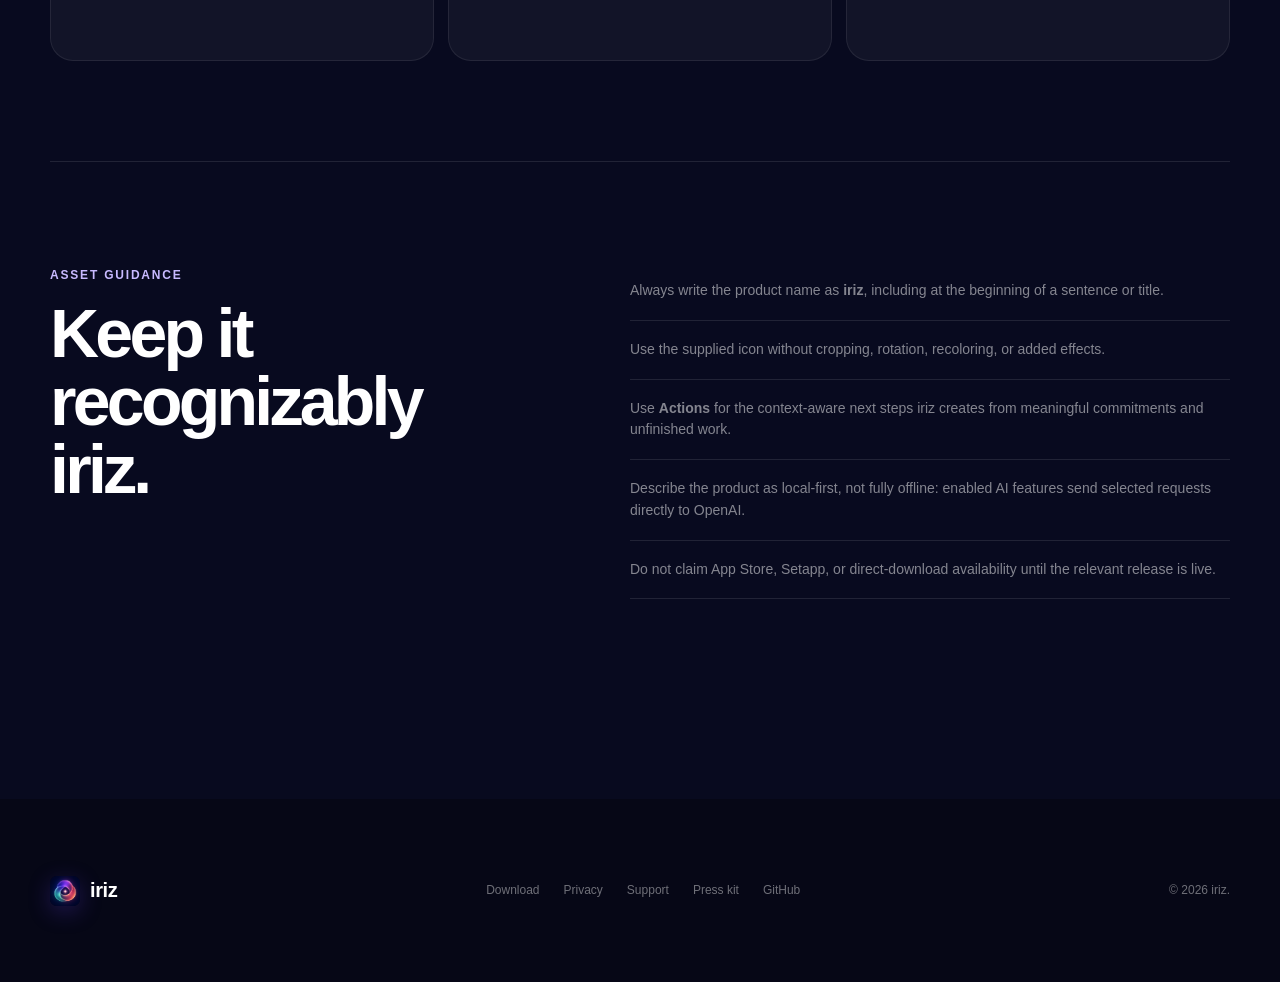
<file: site/press.html>
<!doctype html>
<html lang="en">
<head>
  <meta charset="utf-8"><meta name="viewport" content="width=device-width, initial-scale=1"><meta name="theme-color" content="#090b22">
  <meta name="description" content="iriz product facts, approved descriptions, and downloadable brand assets."><title>Press Kit — iriz</title>
  <link rel="canonical" href="https://lafayette-consulting.us/iriz/press.html">
  <link rel="icon" href="assets/iriz-icon.png"><link rel="stylesheet" href="styles.css">
</head>
<body class="press-page">
  <a class="skip-link" href="#main">Skip to content</a>
  <header class="site-header compact" data-header><div class="nav-shell"><a class="brand" href="index.html"><img src="assets/iriz-icon.png" alt="" width="36" height="36"><span>iriz</span></a><button class="menu-button" type="button" aria-expanded="false" aria-controls="main-navigation" data-menu-button><span class="sr-only">Open navigation</span><span></span><span></span></button><nav class="main-nav" id="main-navigation" data-navigation><a href="index.html#actions">Actions</a><a href="index.html#how-it-works">How it works</a><a href="privacy.html">Privacy</a><a href="support.html">Support</a><a href="https://github.com/daviddemri26/iriz" rel="noreferrer">GitHub</a><a href="press.html" aria-current="page">Press kit</a><a class="nav-cta" href="download.html">Download</a></nav></div></header>
  <main id="main" class="press-shell">
    <section class="press-hero"><div><span class="kicker light">Press &amp; distribution kit</span><h1>iriz, in a few<br>useful words.</h1><p>Product facts, approved descriptions, positioning, and brand assets for listings, reviews, and launch materials.</p></div><img src="assets/iriz-icon.png" alt="iriz app icon" width="260" height="260"></section>
    <section class="press-facts"><div><span>Product</span><b>iriz</b></div><div><span>Platform</span><b>macOS 26+ · Apple silicon</b></div><div><span>Category</span><b>Productivity</b></div><div><span>Source</span><b><a href="https://github.com/daviddemri26/iriz" rel="noreferrer">Public on GitHub ↗</a></b></div></section>
    <section class="press-section"><div class="press-section-title"><span class="kicker light">Approved copy</span><h2>Descriptions.</h2></div><div class="copy-cards">
      <article><span>One line</span><h3>Private context. Clear Actions. Sourced answers.</h3><button type="button" data-copy="Private context. Clear Actions. Sourced answers.">Copy</button></article>
      <article><span>Short description</span><p>iriz is a local-first contextual memory for macOS that turns meaningful commitments and unfinished work into clear Actions.</p><button type="button" data-copy="iriz is a local-first contextual memory for macOS that turns meaningful commitments and unfinished work into clear Actions.">Copy</button></article>
      <article class="wide"><span>Boilerplate</span><p>iriz is a native macOS contextual memory designed to preserve the useful moments that disappear between apps, tabs, and conversations. It detects meaningful changes, filters routine activity, and keeps useful evidence in encrypted local memory. Actions turn meaningful commitments and unfinished work into manageable next steps. Ask iriz searches locally first and answers from a bounded set of relevant sources. iriz never captures keystrokes, clipboard contents, or camera video. Raw media is encrypted locally and expires after 24 hours.</p><button type="button" data-copy="iriz is a native macOS contextual memory designed to preserve the useful moments that disappear between apps, tabs, and conversations. It detects meaningful changes, filters routine activity, and keeps useful evidence in encrypted local memory. Actions turn meaningful commitments and unfinished work into manageable next steps. Ask iriz searches locally first and answers from a bounded set of relevant sources. iriz never captures keystrokes, clipboard contents, or camera video. Raw media is encrypted locally and expires after 24 hours.">Copy</button></article>
    </div></section>
    <section class="press-section"><div class="press-section-title"><span class="kicker light">Brand assets</span><h2>Download ready.</h2></div><div class="asset-grid">
      <article><div class="asset-preview icon-preview"><img src="assets/iriz-icon-1024.png" alt="iriz app icon" width="180" height="180"></div><div><h3>Application icon</h3><p>PNG · 1024 × 1024</p><a class="button button-secondary" href="assets/iriz-icon-1024.png" download>Download icon</a></div></article>
      <article><div class="asset-preview social-preview"><img src="assets/iriz-social-card-v2.png" alt="iriz social preview card" width="600" height="315"></div><div><h3>Social preview</h3><p>PNG · landscape</p><a class="button button-secondary" href="assets/iriz-social-card-v2.png" download>Download preview</a></div></article>
    </div></section>
    <section class="press-section"><div class="press-section-title"><span class="kicker light">Core messages</span><h2>What makes iriz different.</h2></div><div class="message-grid"><article><span>01</span><h3>Context becomes Action.</h3><p>iriz turns meaningful commitments and unfinished work into understandable next steps instead of a noisy activity log.</p></article><article><span>02</span><h3>Answers stay sourced.</h3><p>Ask iriz searches locally first and uses only bounded relevant memory and limited thread context for each answer.</p></article><article><span>03</span><h3>Privacy is architectural.</h3><p>Memory is encrypted locally, raw evidence expires, private sources stay unnamed, and observation can be paused instantly.</p></article></div></section>
    <section class="press-section press-usage"><div><span class="kicker light">Asset guidance</span><h2>Keep it recognizably iriz.</h2></div><ul><li>Always write the product name as <strong>iriz</strong>, including at the beginning of a sentence or title.</li><li>Use the supplied icon without cropping, rotation, recoloring, or added effects.</li><li>Use <strong>Actions</strong> for the context-aware next steps iriz creates from meaningful commitments and unfinished work.</li><li>Describe the product as local-first, not fully offline: enabled AI features send selected requests directly to OpenAI.</li><li>Do not claim App Store, Setapp, or direct-download availability until the relevant release is live.</li></ul></section>
  </main>
  <footer class="site-footer"><div class="section-shell footer-simple"><a class="brand" href="index.html"><img src="assets/iriz-icon.png" alt="" width="30" height="30"><span>iriz</span></a><div><a href="download.html">Download</a><a href="privacy.html">Privacy</a><a href="support.html">Support</a><a href="press.html">Press kit</a><a href="https://github.com/daviddemri26/iriz" rel="noreferrer">GitHub</a></div><p>© <span data-year>2026</span> iriz.</p></div></footer>
  <script src="script.js"></script>
</body>
</html>
</file>
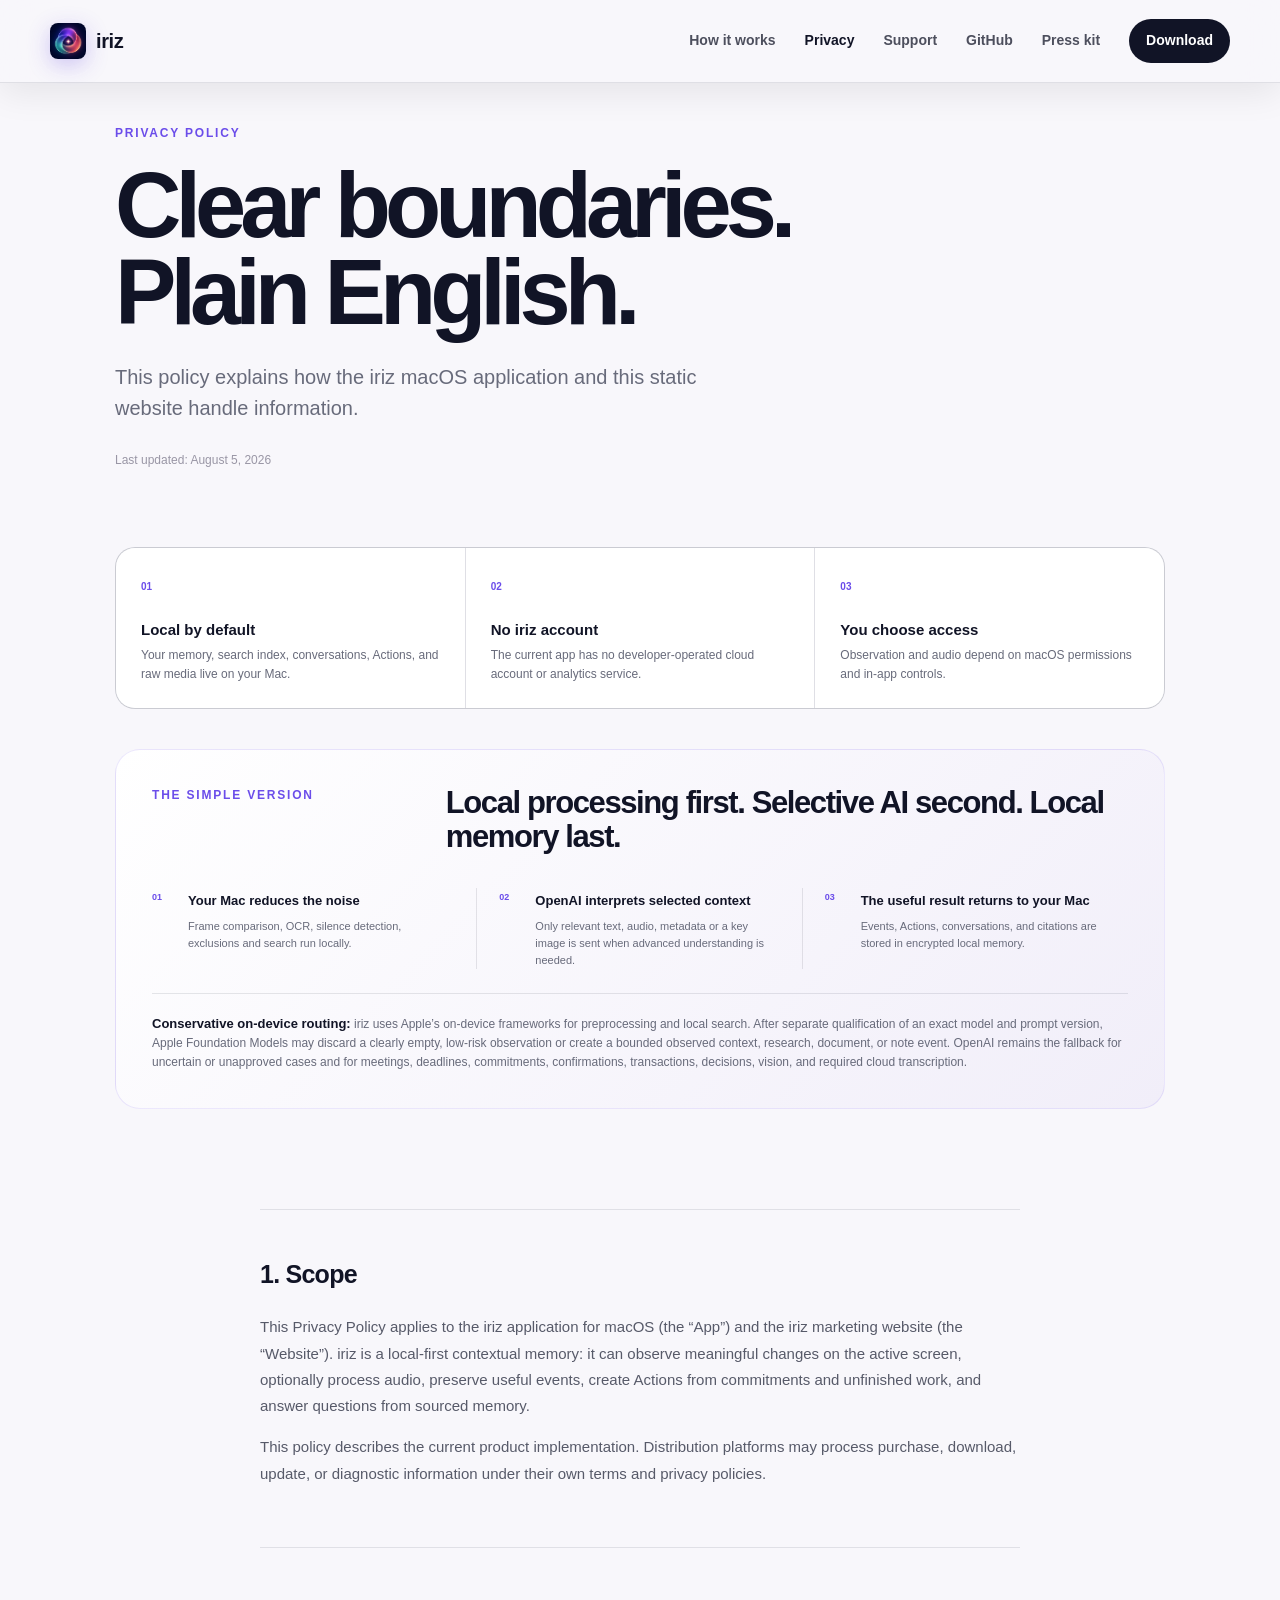
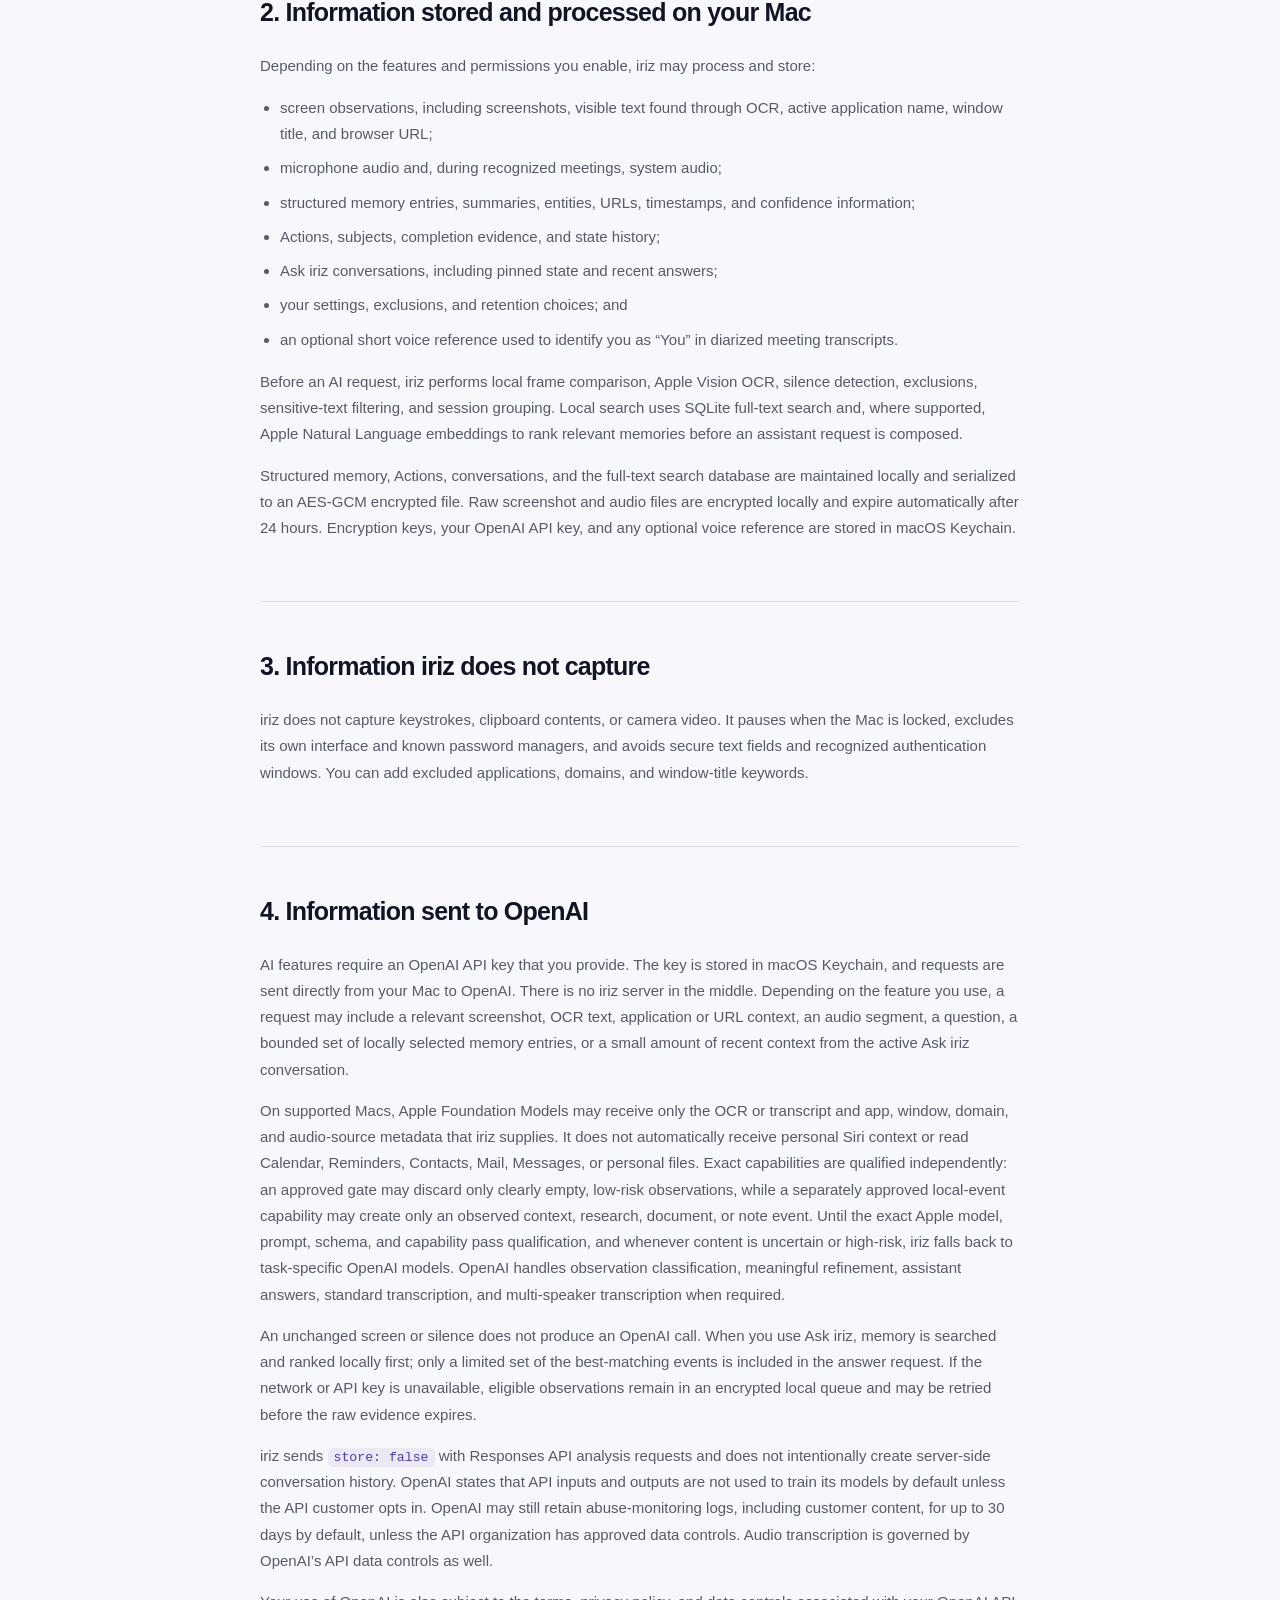
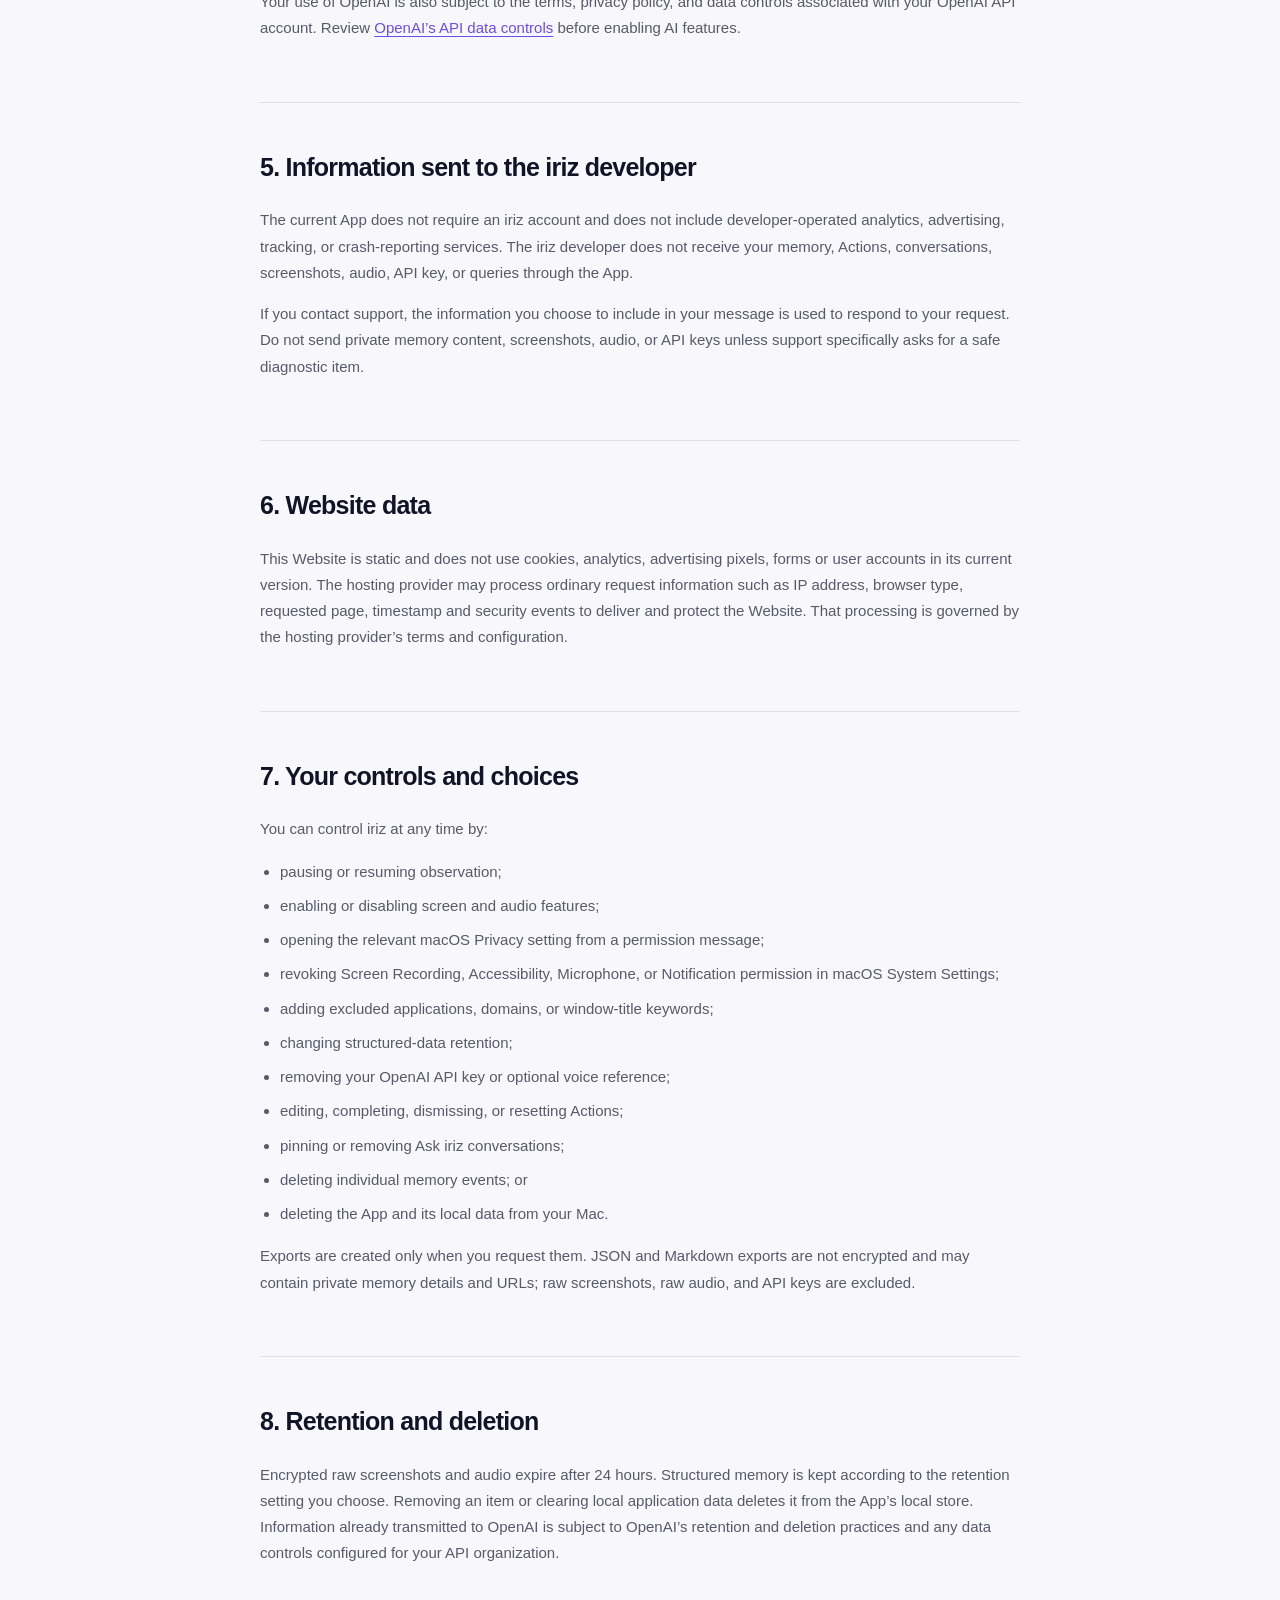
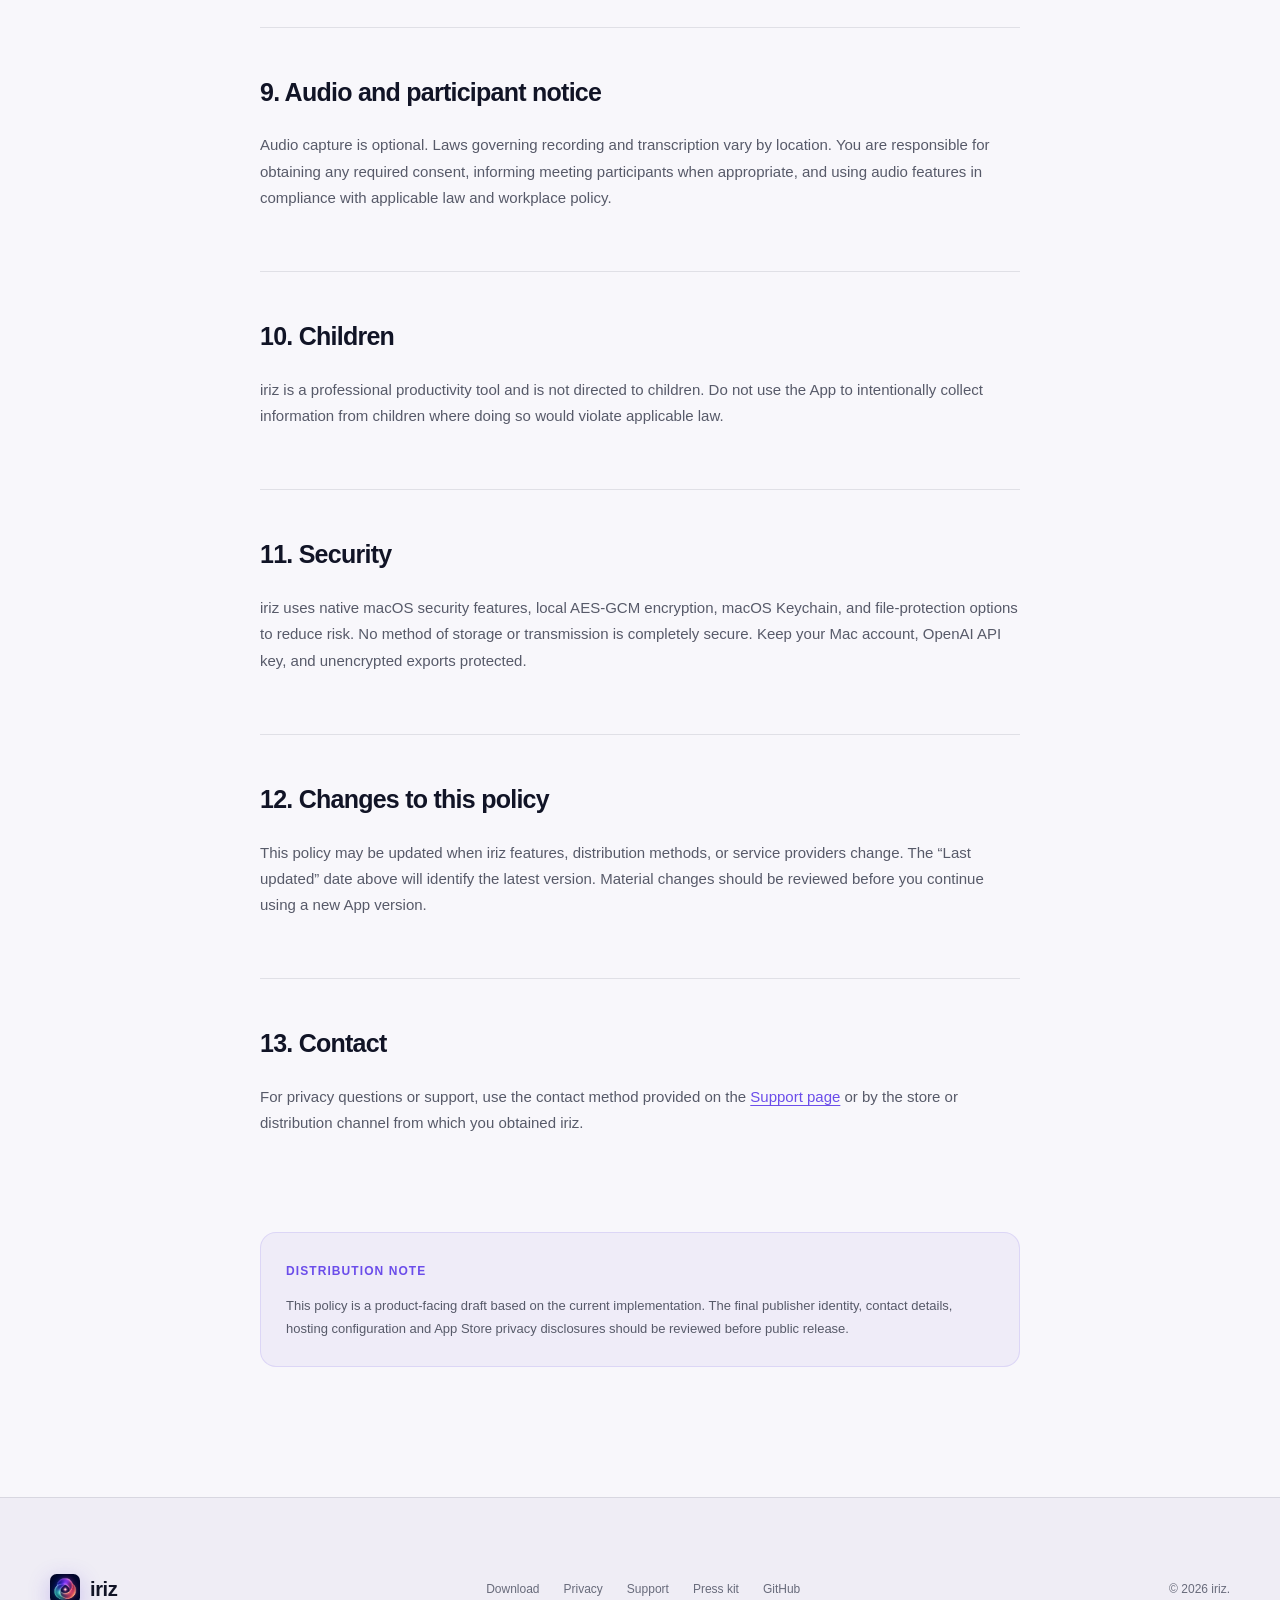
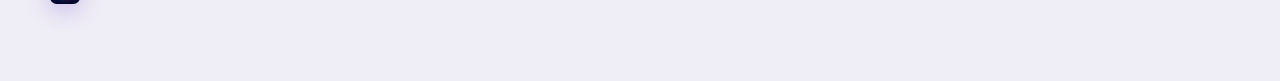
<file: site/privacy.html>
<!doctype html>
<html lang="en">
<head>
  <meta charset="utf-8">
  <meta name="viewport" content="width=device-width, initial-scale=1">
  <meta name="theme-color" content="#f7f6fb">
  <meta name="description" content="iriz privacy policy: what the macOS app observes, what stays local, and what may be sent to OpenAI.">
  <title>Privacy Policy — iriz</title>
  <link rel="canonical" href="https://lafayette-consulting.us/iriz/privacy.html">
  <link rel="icon" href="assets/iriz-icon.png">
  <link rel="stylesheet" href="styles.css">
</head>
<body class="light-page">
  <a class="skip-link" href="#main">Skip to content</a>
  <header class="site-header compact" data-header>
    <div class="nav-shell">
      <a class="brand" href="index.html" aria-label="iriz home"><img src="assets/iriz-icon.png" alt="" width="36" height="36"><span>iriz</span></a>
      <button class="menu-button" type="button" aria-expanded="false" aria-controls="main-navigation" data-menu-button><span class="sr-only">Open navigation</span><span></span><span></span></button>
      <nav class="main-nav" id="main-navigation" aria-label="Main navigation" data-navigation><a href="index.html#how-it-works">How it works</a><a href="privacy.html" aria-current="page">Privacy</a><a href="support.html">Support</a><a href="https://github.com/daviddemri26/iriz" rel="noreferrer">GitHub</a><a href="press.html">Press kit</a><a class="nav-cta" href="download.html">Download</a></nav>
    </div>
  </header>
  <main id="main" class="legal-shell">
    <div class="legal-hero">
      <span class="kicker">Privacy Policy</span>
      <h1>Clear boundaries.<br>Plain English.</h1>
      <p>This policy explains how the iriz macOS application and this static website handle information.</p>
      <div class="policy-date">Last updated: August 5, 2026</div>
    </div>
    <aside class="legal-summary" aria-label="Privacy summary">
      <div><span>01</span><p><b>Local by default</b>Your memory, search index, conversations, Actions, and raw media live on your Mac.</p></div>
      <div><span>02</span><p><b>No iriz account</b>The current app has no developer-operated cloud account or analytics service.</p></div>
      <div><span>03</span><p><b>You choose access</b>Observation and audio depend on macOS permissions and in-app controls.</p></div>
    </aside>
    <aside class="privacy-flow" aria-labelledby="privacy-flow-title">
      <div class="privacy-flow-heading"><span class="kicker">The simple version</span><h2 id="privacy-flow-title">Local processing first. Selective AI second. Local memory last.</h2></div>
      <ol>
        <li><span>01</span><div><b>Your Mac reduces the noise</b><p>Frame comparison, OCR, silence detection, exclusions and search run locally.</p></div></li>
        <li><span>02</span><div><b>OpenAI interprets selected context</b><p>Only relevant text, audio, metadata or a key image is sent when advanced understanding is needed.</p></div></li>
        <li><span>03</span><div><b>The useful result returns to your Mac</b><p>Events, Actions, conversations, and citations are stored in encrypted local memory.</p></div></li>
      </ol>
      <p><b>Conservative on-device routing:</b> iriz uses Apple’s on-device frameworks for preprocessing and local search. After separate qualification of an exact model and prompt version, Apple Foundation Models may discard a clearly empty, low-risk observation or create a bounded observed context, research, document, or note event. OpenAI remains the fallback for uncertain or unapproved cases and for meetings, deadlines, commitments, confirmations, transactions, decisions, vision, and required cloud transcription.</p>
    </aside>
    <article class="legal-content">
      <section id="scope"><h2>1. Scope</h2><p>This Privacy Policy applies to the iriz application for macOS (the “App”) and the iriz marketing website (the “Website”). iriz is a local-first contextual memory: it can observe meaningful changes on the active screen, optionally process audio, preserve useful events, create Actions from commitments and unfinished work, and answer questions from sourced memory.</p><p>This policy describes the current product implementation. Distribution platforms may process purchase, download, update, or diagnostic information under their own terms and privacy policies.</p></section>
      <section id="local-data"><h2>2. Information stored and processed on your Mac</h2><p>Depending on the features and permissions you enable, iriz may process and store:</p><ul><li>screen observations, including screenshots, visible text found through OCR, active application name, window title, and browser URL;</li><li>microphone audio and, during recognized meetings, system audio;</li><li>structured memory entries, summaries, entities, URLs, timestamps, and confidence information;</li><li>Actions, subjects, completion evidence, and state history;</li><li>Ask iriz conversations, including pinned state and recent answers;</li><li>your settings, exclusions, and retention choices; and</li><li>an optional short voice reference used to identify you as “You” in diarized meeting transcripts.</li></ul><p>Before an AI request, iriz performs local frame comparison, Apple Vision OCR, silence detection, exclusions, sensitive-text filtering, and session grouping. Local search uses SQLite full-text search and, where supported, Apple Natural Language embeddings to rank relevant memories before an assistant request is composed.</p><p>Structured memory, Actions, conversations, and the full-text search database are maintained locally and serialized to an AES-GCM encrypted file. Raw screenshot and audio files are encrypted locally and expire automatically after 24 hours. Encryption keys, your OpenAI API key, and any optional voice reference are stored in macOS Keychain.</p></section>
      <section id="never-captured"><h2>3. Information iriz does not capture</h2><p>iriz does not capture keystrokes, clipboard contents, or camera video. It pauses when the Mac is locked, excludes its own interface and known password managers, and avoids secure text fields and recognized authentication windows. You can add excluded applications, domains, and window-title keywords.</p></section>
      <section id="openai"><h2>4. Information sent to OpenAI</h2><p>AI features require an OpenAI API key that you provide. The key is stored in macOS Keychain, and requests are sent directly from your Mac to OpenAI. There is no iriz server in the middle. Depending on the feature you use, a request may include a relevant screenshot, OCR text, application or URL context, an audio segment, a question, a bounded set of locally selected memory entries, or a small amount of recent context from the active Ask iriz conversation.</p><p>On supported Macs, Apple Foundation Models may receive only the OCR or transcript and app, window, domain, and audio-source metadata that iriz supplies. It does not automatically receive personal Siri context or read Calendar, Reminders, Contacts, Mail, Messages, or personal files. Exact capabilities are qualified independently: an approved gate may discard only clearly empty, low-risk observations, while a separately approved local-event capability may create only an observed context, research, document, or note event. Until the exact Apple model, prompt, schema, and capability pass qualification, and whenever content is uncertain or high-risk, iriz falls back to task-specific OpenAI models. OpenAI handles observation classification, meaningful refinement, assistant answers, standard transcription, and multi-speaker transcription when required.</p><p>An unchanged screen or silence does not produce an OpenAI call. When you use Ask iriz, memory is searched and ranked locally first; only a limited set of the best-matching events is included in the answer request. If the network or API key is unavailable, eligible observations remain in an encrypted local queue and may be retried before the raw evidence expires.</p><p>iriz sends <code>store: false</code> with Responses API analysis requests and does not intentionally create server-side conversation history. OpenAI states that API inputs and outputs are not used to train its models by default unless the API customer opts in. OpenAI may still retain abuse-monitoring logs, including customer content, for up to 30 days by default, unless the API organization has approved data controls. Audio transcription is governed by OpenAI’s API data controls as well.</p><p>Your use of OpenAI is also subject to the terms, privacy policy, and data controls associated with your OpenAI API account. Review <a href="https://platform.openai.com/docs/models/default-usage-policies-by-endpoint" rel="noreferrer">OpenAI’s API data controls</a> before enabling AI features.</p></section>
      <section id="developer"><h2>5. Information sent to the iriz developer</h2><p>The current App does not require an iriz account and does not include developer-operated analytics, advertising, tracking, or crash-reporting services. The iriz developer does not receive your memory, Actions, conversations, screenshots, audio, API key, or queries through the App.</p><p>If you contact support, the information you choose to include in your message is used to respond to your request. Do not send private memory content, screenshots, audio, or API keys unless support specifically asks for a safe diagnostic item.</p></section>
      <section id="website"><h2>6. Website data</h2><p>This Website is static and does not use cookies, analytics, advertising pixels, forms or user accounts in its current version. The hosting provider may process ordinary request information such as IP address, browser type, requested page, timestamp and security events to deliver and protect the Website. That processing is governed by the hosting provider’s terms and configuration.</p></section>
      <section id="controls"><h2>7. Your controls and choices</h2><p>You can control iriz at any time by:</p><ul><li>pausing or resuming observation;</li><li>enabling or disabling screen and audio features;</li><li>opening the relevant macOS Privacy setting from a permission message;</li><li>revoking Screen Recording, Accessibility, Microphone, or Notification permission in macOS System Settings;</li><li>adding excluded applications, domains, or window-title keywords;</li><li>changing structured-data retention;</li><li>removing your OpenAI API key or optional voice reference;</li><li>editing, completing, dismissing, or resetting Actions;</li><li>pinning or removing Ask iriz conversations;</li><li>deleting individual memory events; or</li><li>deleting the App and its local data from your Mac.</li></ul><p>Exports are created only when you request them. JSON and Markdown exports are not encrypted and may contain private memory details and URLs; raw screenshots, raw audio, and API keys are excluded.</p></section>
      <section id="retention"><h2>8. Retention and deletion</h2><p>Encrypted raw screenshots and audio expire after 24 hours. Structured memory is kept according to the retention setting you choose. Removing an item or clearing local application data deletes it from the App’s local store. Information already transmitted to OpenAI is subject to OpenAI’s retention and deletion practices and any data controls configured for your API organization.</p></section>
      <section id="audio"><h2>9. Audio and participant notice</h2><p>Audio capture is optional. Laws governing recording and transcription vary by location. You are responsible for obtaining any required consent, informing meeting participants when appropriate, and using audio features in compliance with applicable law and workplace policy.</p></section>
      <section id="children"><h2>10. Children</h2><p>iriz is a professional productivity tool and is not directed to children. Do not use the App to intentionally collect information from children where doing so would violate applicable law.</p></section>
      <section id="security"><h2>11. Security</h2><p>iriz uses native macOS security features, local AES-GCM encryption, macOS Keychain, and file-protection options to reduce risk. No method of storage or transmission is completely secure. Keep your Mac account, OpenAI API key, and unencrypted exports protected.</p></section>
      <section id="changes"><h2>12. Changes to this policy</h2><p>This policy may be updated when iriz features, distribution methods, or service providers change. The “Last updated” date above will identify the latest version. Material changes should be reviewed before you continue using a new App version.</p></section>
      <section id="contact"><h2>13. Contact</h2><p>For privacy questions or support, use the contact method provided on the <a href="support.html">Support page</a> or by the store or distribution channel from which you obtained iriz.</p></section>
      <div class="legal-note"><b>Distribution note</b><p>This policy is a product-facing draft based on the current implementation. The final publisher identity, contact details, hosting configuration and App Store privacy disclosures should be reviewed before public release.</p></div>
    </article>
  </main>
  <footer class="site-footer legal-footer"><div class="section-shell footer-simple"><a class="brand" href="index.html"><img src="assets/iriz-icon.png" alt="" width="30" height="30"><span>iriz</span></a><div><a href="download.html">Download</a><a href="privacy.html">Privacy</a><a href="support.html">Support</a><a href="press.html">Press kit</a><a href="https://github.com/daviddemri26/iriz" rel="noreferrer">GitHub</a></div><p>© <span data-year>2026</span> iriz.</p></div></footer>
  <script src="script.js"></script>
</body>
</html>
</file>
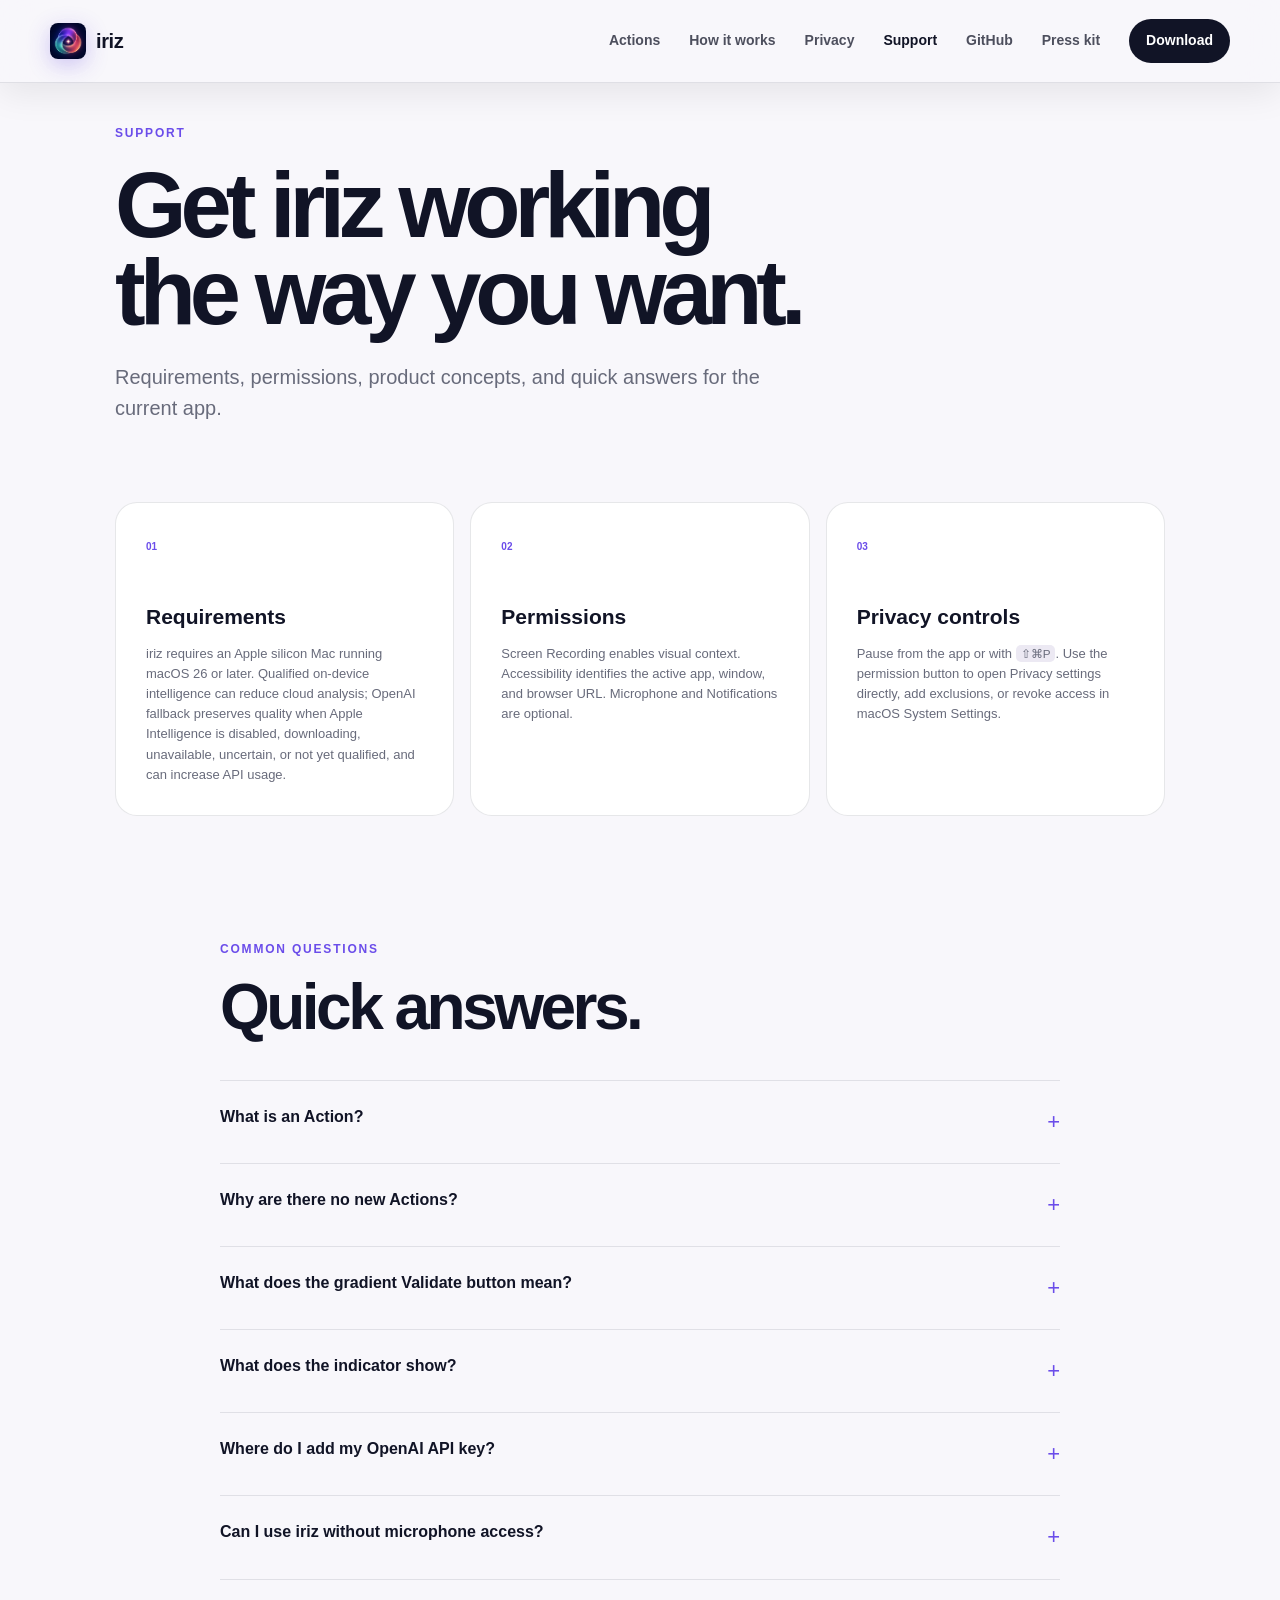
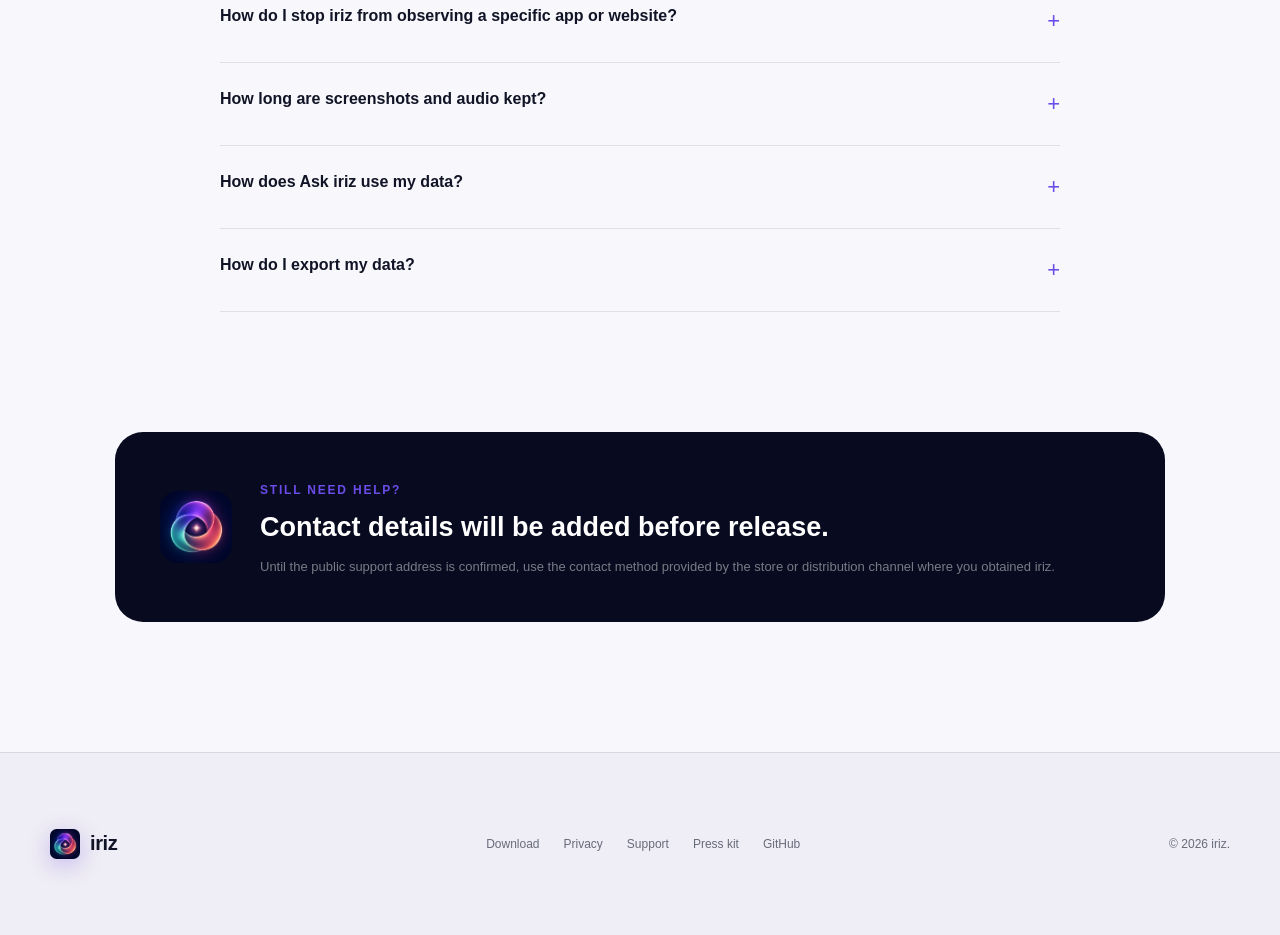
<file: site/support.html>
<!doctype html>
<html lang="en">
<head>
  <meta charset="utf-8"><meta name="viewport" content="width=device-width, initial-scale=1"><meta name="theme-color" content="#f7f6fb">
  <meta name="description" content="Help, requirements, permissions, Actions, Ask iriz, and troubleshooting for iriz on macOS."><title>Support — iriz</title>
  <link rel="canonical" href="https://lafayette-consulting.us/iriz/support.html">
  <link rel="icon" href="assets/iriz-icon.png"><link rel="stylesheet" href="styles.css">
</head>
<body class="light-page">
  <a class="skip-link" href="#main">Skip to content</a>
  <header class="site-header compact" data-header><div class="nav-shell"><a class="brand" href="index.html"><img src="assets/iriz-icon.png" alt="" width="36" height="36"><span>iriz</span></a><button class="menu-button" type="button" aria-expanded="false" aria-controls="main-navigation" data-menu-button><span class="sr-only">Open navigation</span><span></span><span></span></button><nav class="main-nav" id="main-navigation" data-navigation><a href="index.html#actions">Actions</a><a href="index.html#how-it-works">How it works</a><a href="privacy.html">Privacy</a><a href="support.html" aria-current="page">Support</a><a href="https://github.com/daviddemri26/iriz" rel="noreferrer">GitHub</a><a href="press.html">Press kit</a><a class="nav-cta" href="download.html">Download</a></nav></div></header>
  <main id="main" class="support-shell">
    <section class="support-hero"><span class="kicker">Support</span><h1>Get iriz working<br>the way you want.</h1><p>Requirements, permissions, product concepts, and quick answers for the current app.</p></section>
    <section class="support-grid" aria-label="Support topics">
      <article><span>01</span><h2>Requirements</h2><p>iriz requires an Apple silicon Mac running macOS 26 or later. Qualified on-device intelligence can reduce cloud analysis; OpenAI fallback preserves quality when Apple Intelligence is disabled, downloading, unavailable, uncertain, or not yet qualified, and can increase API usage.</p></article>
      <article><span>02</span><h2>Permissions</h2><p>Screen Recording enables visual context. Accessibility identifies the active app, window, and browser URL. Microphone and Notifications are optional.</p></article>
      <article><span>03</span><h2>Privacy controls</h2><p>Pause from the app or with <kbd>⇧⌘P</kbd>. Use the permission button to open Privacy settings directly, add exclusions, or revoke access in macOS System Settings.</p></article>
    </section>
    <section class="faq-section"><div class="section-heading"><span class="kicker">Common questions</span><h2>Quick answers.</h2></div>
      <details><summary>What is an Action?<span>+</span></summary><p>Actions are context-aware next steps iriz creates from meaningful commitments and unfinished work. You can create one manually, change its subject or priority, snooze it, merge related Actions, export it to Reminders, or validate it when it is done.</p></details>
      <details><summary>Why are there no new Actions?<span>+</span></summary><p>Confirm onboarding is complete, iriz is not paused, the relevant observation channel is enabled, your OpenAI API key is valid, and the required permission is granted. iriz intentionally suppresses routine or low-value activity, so not every window change or voice segment creates an Action.</p></details>
      <details><summary>What does the gradient Validate button mean?<span>+</span></summary><p>A normal green button is the standard manual completion control. A green AI gradient means iriz found promising evidence that the Action may be complete but still needs your confirmation. Explicit completion evidence can move an Action directly to Completed.</p></details>
      <details><summary>What does the indicator show?<span>+</span></summary><p>Blue means Observing, green means Listening, red-pink means Private, and yellow means Meeting. Active states combine into one gradient. A rotating contextual gradient means an OpenAI request is active; it continues until the final concurrent request finishes.</p></details>
      <details><summary>Where do I add my OpenAI API key?<span>+</span></summary><p>Open iriz Settings, choose AI &amp; Language, and use Test &amp; Save. The key is stored in macOS Keychain and requests go directly from your Mac to OpenAI.</p></details>
      <details><summary>Can I use iriz without microphone access?<span>+</span></summary><p>Yes. Listening is optional and can remain disabled. Screen-based memory, Actions, and Ask iriz can still work when their required permissions and API access are enabled.</p></details>
      <details><summary>How do I stop iriz from observing a specific app or website?<span>+</span></summary><p>Open Settings → Privacy and add the application bundle identifier, domain, or a window-title keyword to the exclusion lists. Password managers and authentication windows are excluded automatically.</p></details>
      <details><summary>How long are screenshots and audio kept?<span>+</span></summary><p>Raw screenshots and audio are encrypted locally and expire after 24 hours. Structured memory retention is controlled separately in Settings.</p></details>
      <details><summary>How does Ask iriz use my data?<span>+</span></summary><p>iriz searches and ranks memory locally first. Only a bounded set of relevant events and limited recent context from that conversation is sent for an answer. The answer keeps links to its supporting local sources, and conversations can be pinned or removed.</p></details>
      <details><summary>How do I export my data?<span>+</span></summary><p>Use Export in Settings and choose JSON or Markdown. Exports are not encrypted, so store them carefully. Raw screenshots, raw audio, and API keys are never included. Individual Actions can also be copied or added to Reminders.</p></details>
    </section>
    <section class="contact-card"><img src="assets/iriz-icon.png" alt="" width="72" height="72"><div><span class="kicker">Still need help?</span><h2>Contact details will be added before release.</h2><p>Until the public support address is confirmed, use the contact method provided by the store or distribution channel where you obtained iriz.</p></div></section>
  </main>
  <footer class="site-footer legal-footer"><div class="section-shell footer-simple"><a class="brand" href="index.html"><img src="assets/iriz-icon.png" alt="" width="30" height="30"><span>iriz</span></a><div><a href="download.html">Download</a><a href="privacy.html">Privacy</a><a href="support.html">Support</a><a href="press.html">Press kit</a><a href="https://github.com/daviddemri26/iriz" rel="noreferrer">GitHub</a></div><p>© <span data-year>2026</span> iriz.</p></div></footer>
  <script src="script.js"></script>
</body>
</html>
</file>
<file: site/styles.css>
:root {
  --ink: #111426;
  --muted: #686b7b;
  --line: rgba(17, 20, 38, 0.1);
  --paper: #f8f7fb;
  --white: #fff;
  --night: #080a1f;
  --night-soft: #111431;
  --violet: #6b4dea;
  --violet-bright: #8b5cff;
  --coral: #f56b78;
  --mint: #33b89e;
  --orange: #ff9f52;
  --gradient: linear-gradient(135deg, var(--violet) 4%, #af4bd8 48%, var(--coral) 100%);
  --shadow: 0 30px 80px rgba(18, 10, 53, 0.14);
  --radius: 28px;
  --shell: min(1180px, calc(100% - 48px));
}

* { box-sizing: border-box; }
html { scroll-behavior: smooth; }
body {
  margin: 0;
  color: var(--ink);
  background: var(--paper);
  font-family: -apple-system, BlinkMacSystemFont, "SF Pro Display", "Segoe UI", sans-serif;
  font-size: 16px;
  line-height: 1.55;
  text-rendering: optimizeLegibility;
  -webkit-font-smoothing: antialiased;
}
img { max-width: 100%; height: auto; }
a { color: inherit; text-decoration: none; }
button, input { font: inherit; }
button, a { -webkit-tap-highlight-color: transparent; }
.section-shell, .nav-shell { width: var(--shell); margin-inline: auto; }
.section { padding-block: 128px; }
.sr-only { position: absolute; width: 1px; height: 1px; overflow: hidden; clip: rect(0, 0, 0, 0); white-space: nowrap; }
.skip-link { position: fixed; z-index: 999; top: 12px; left: 12px; transform: translateY(-150%); padding: 10px 15px; border-radius: 9px; background: var(--white); color: var(--ink); font-weight: 700; }
.skip-link:focus { transform: translateY(0); }

.site-header {
  position: fixed;
  z-index: 100;
  top: 0;
  width: 100%;
  color: var(--white);
  border-bottom: 1px solid rgba(255,255,255,.07);
  background: rgba(8, 10, 31, .78);
  box-shadow: 0 10px 35px rgba(0,0,0,.08);
  backdrop-filter: blur(22px) saturate(140%);
  -webkit-backdrop-filter: blur(22px) saturate(140%);
}
.site-header.compact { position: fixed; color: var(--ink); background: rgba(248, 247, 251, 0.9); border-bottom: 1px solid var(--line); }
.press-page .site-header.compact { color: var(--white); background: rgba(8, 10, 31, 0.9); border-color: rgba(255,255,255,.08); }
.download-page .site-header.compact { color: var(--white); background: rgba(8, 10, 31, 0.9); border-color: rgba(255,255,255,.08); }
.nav-shell { min-height: 82px; display: flex; align-items: center; justify-content: space-between; gap: 30px; }
.brand { display: inline-flex; align-items: center; gap: 10px; font-size: 20px; font-weight: 750; letter-spacing: -0.02em; }
.brand img { display: block; border-radius: 22%; box-shadow: 0 6px 22px rgba(89, 57, 219, .28); }
.main-nav { display: flex; align-items: center; gap: 29px; font-size: 14px; font-weight: 590; }
.main-nav > a:not(.nav-cta) { opacity: .74; transition: opacity .2s ease, color .2s ease; }
.main-nav > a:not(.nav-cta):hover, .main-nav > a[aria-current="page"] { opacity: 1; }
.nav-cta { padding: 10px 16px; border: 1px solid rgba(255,255,255,.25); border-radius: 999px; background: rgba(255,255,255,.08); }
.compact .nav-cta { color: var(--white); border-color: transparent; background: var(--ink); }
.press-page .compact .nav-cta { color: var(--white); border-color: rgba(255,255,255,.25); background: rgba(255,255,255,.08); }
.download-page .compact .nav-cta { color: var(--white); border-color: rgba(255,255,255,.25); background: rgba(255,255,255,.08); }
.menu-button { display: none; width: 42px; height: 42px; border: 0; border-radius: 50%; background: rgba(255,255,255,.1); color: currentColor; }
.menu-button span:not(.sr-only) { display: block; width: 18px; height: 1.5px; margin: 5px auto; background: currentColor; }

.hero {
  position: relative;
  width: 100%;
  max-width: none;
  min-height: 950px;
  padding: 178px max(24px, calc((100vw - 1180px) / 2)) 116px;
  display: grid;
  grid-template-columns: .82fr 1.18fr;
  align-items: center;
  gap: 64px;
  overflow: hidden;
  color: var(--white);
  background:
    radial-gradient(circle at 72% 30%, rgba(116, 79, 235, .22), transparent 30%),
    radial-gradient(circle at 20% 84%, rgba(36, 180, 160, .12), transparent 23%),
    linear-gradient(145deg, #07091c, #0d0f2c 64%, #11112d);
}
.hero::before { content:""; position:absolute; inset:0; opacity:.25; pointer-events:none; background-image: linear-gradient(rgba(255,255,255,.03) 1px, transparent 1px), linear-gradient(90deg, rgba(255,255,255,.03) 1px, transparent 1px); background-size: 64px 64px; mask-image: linear-gradient(to bottom, transparent, #000 28%, transparent); }
.hero-copy, .product-stage { position: relative; z-index: 2; }
.eyebrow, .kicker { display: inline-flex; align-items: center; gap: 9px; color: var(--violet); font-size: 12px; font-weight: 760; letter-spacing: .15em; text-transform: uppercase; }
.eyebrow { color: rgba(255,255,255,.7); letter-spacing: .1em; }
.kicker.light { color: #c8baff; }
.status-dot { width: 8px; height: 8px; flex: 0 0 auto; border-radius: 50%; background: var(--mint); box-shadow: 0 0 0 5px rgba(51,184,158,.12), 0 0 16px rgba(51,184,158,.7); }
.hero h1 { max-width: 650px; margin: 25px 0 26px; font-size: clamp(62px, 6.2vw, 92px); line-height: .96; letter-spacing: -.065em; font-weight: 720; }
.hero h1 span { color: transparent; background: linear-gradient(90deg, #a390ff, #f27293); -webkit-background-clip: text; background-clip: text; }
.hero-lede { max-width: 570px; margin: 0; color: rgba(255,255,255,.67); font-size: 19px; line-height: 1.6; }
.hero-actions { display: flex; flex-wrap: wrap; gap: 12px; margin-top: 35px; }
.button { min-height: 48px; padding: 0 20px; display: inline-flex; align-items: center; justify-content: center; border-radius: 13px; font-size: 14px; font-weight: 680; transition: transform .2s ease, box-shadow .2s ease, background .2s ease; }
.button:hover { transform: translateY(-2px); }
.button-primary { color: var(--white); background: var(--gradient); box-shadow: 0 13px 32px rgba(107,77,234,.3); }
.button-secondary { color: var(--white); background: rgba(255,255,255,.08); border: 1px solid rgba(255,255,255,.14); }
.hero-facts { display: flex; flex-wrap: wrap; gap: 0; margin-top: 34px; color: rgba(255,255,255,.44); font-size: 12px; font-weight: 650; }
.hero-facts span { display: flex; align-items: center; }
.hero-facts span:not(:last-child)::after { content:""; width: 3px; height: 3px; margin-inline: 12px; border-radius: 50%; background: rgba(255,255,255,.3); }

.product-stage { width: min(760px, 58vw); margin-right: -190px; perspective: 1400px; }
.aura { position: absolute; z-index: -1; border-radius: 50%; filter: blur(10px); }
.aura-one { width: 430px; height: 430px; right: 5%; top: -15%; background: rgba(105, 72, 230, .2); }
.aura-two { width: 320px; height: 320px; left: -8%; bottom: -20%; background: rgba(246,107,120,.14); }
.real-product-stage{width:min(900px,66vw);margin:0 -270px 0 0}
.hero-product-frame{position:relative;overflow:hidden;border:1px solid rgba(255,255,255,.16);border-radius:24px;background:#16171d;box-shadow:0 60px 140px rgba(0,0,0,.56),0 2px 0 rgba(255,255,255,.08) inset;transform:rotateY(-4deg);transform-origin:left center}
.hero-product-frame::after{content:"";position:absolute;inset:0;pointer-events:none;box-shadow:inset 0 0 0 1px rgba(255,255,255,.035)}
.hero-product-frame img{display:block;width:100%;height:auto}
.real-product-stage figcaption{margin:13px 8px 0;color:rgba(255,255,255,.38);font-size:10px;text-align:right}
.app-window { overflow: hidden; width: 100%; border: 1px solid rgba(255,255,255,.14); border-radius: 23px; background: rgba(22,24,46,.94); box-shadow: 0 60px 140px rgba(0,0,0,.52), 0 2px 0 rgba(255,255,255,.07) inset; transform: rotateY(-5deg) rotateX(1deg); transform-origin: left center; backdrop-filter: blur(18px); }
.window-bar { height: 56px; padding: 0 19px; display: grid; grid-template-columns: 1fr auto 1fr; align-items: center; border-bottom: 1px solid rgba(255,255,255,.08); color: rgba(255,255,255,.63); font-size: 12px; }
.traffic-lights { display:flex; gap:7px; }.traffic-lights i { width: 10px; height: 10px; border-radius:50%; background:#ff6157; }.traffic-lights i:nth-child(2){background:#ffbd2e}.traffic-lights i:nth-child(3){background:#28c840}
.capture-state { justify-self:end; display:flex; align-items:center; gap:6px; }.capture-state i { width:6px; height:6px; border-radius:50%; background:var(--mint); box-shadow:0 0 10px var(--mint); }
.app-body { min-height: 480px; display: grid; grid-template-columns: 165px 1fr; }
.app-sidebar { padding: 20px 13px 14px; display:flex; flex-direction:column; gap:8px; border-right:1px solid rgba(255,255,255,.07); background:rgba(7,9,24,.55); }
.app-brand { display:flex; align-items:center; gap:8px; margin:0 8px 17px; font-size:14px; }.app-brand img{border-radius:8px}
.side-item { display:flex; align-items:center; gap:9px; padding:8px 10px; border-radius:8px; color:rgba(255,255,255,.53); font-size:11px; }.side-item span{width:14px;text-align:center}.side-item em{margin-left:auto;padding:1px 6px;border-radius:9px;background:rgba(107,77,234,.2);color:#c2b3ff;font-size:9px;font-style:normal}.side-item.active{background:rgba(107,77,234,.2);color:#fff}.side-item.active span{color:#a992ff}
.pause-card { margin-top:auto; padding:11px; display:grid; grid-template-columns:auto 1fr; column-gap:7px; border-radius:10px; border:1px solid rgba(51,184,158,.15); background:rgba(51,184,158,.06); font-size:9px; }.pause-card i{width:7px;height:7px;margin-top:3px;border-radius:50%;background:var(--mint)}.pause-card small{grid-column:2;color:rgba(255,255,255,.35)}
.app-content { padding: 24px; overflow:hidden; }
.app-title-row { display:flex; justify-content:space-between; align-items:center; margin-bottom:18px; }.app-title-row h2{margin:0;font-size:26px;line-height:1.2}.app-title-row p{margin:3px 0 0;color:rgba(255,255,255,.4);font-size:10px}.search-pill{padding:8px 12px;border:1px solid rgba(255,255,255,.08);border-radius:9px;color:rgba(255,255,255,.3);font-size:10px}
.event-card { display:grid; grid-template-columns:33px 1fr auto; gap:11px; align-items:start; margin-top:11px; padding:16px; border:1px solid rgba(255,255,255,.07); border-radius:14px; background:rgba(255,255,255,.025); }.event-card.highlight{border-color:rgba(107,77,234,.35);box-shadow:0 0 0 1px rgba(107,77,234,.08) inset}.event-card.muted-card{opacity:.6}.event-icon{width:31px;height:31px;display:grid;place-items:center;border-radius:10px;color:#b5a4ff;background:rgba(107,77,234,.16);font-size:12px}.event-icon.coral{color:#ff98a2;background:rgba(245,107,120,.12)}.event-icon.mint{color:#6ae0c8;background:rgba(51,184,158,.12)}.event-meta{color:rgba(255,255,255,.25);font-size:8px;font-weight:700;letter-spacing:.1em}.event-card h3{margin:2px 0 3px;font-size:12px}.event-card p{margin:0;color:rgba(255,255,255,.4);font-size:9px}.event-card>strong{padding:3px 7px;border-radius:8px;background:rgba(51,184,158,.1);color:#6fdac4;font-size:8px}.event-card>strong.attention{background:rgba(255,159,82,.1);color:#ffb36f}.tags{display:flex;gap:5px;margin-top:7px}.tags span{padding:2px 6px;border-radius:6px;background:rgba(255,255,255,.05);color:rgba(255,255,255,.35);font-size:7px}
.floating-capsule { position:absolute; right:5%; bottom:-35px; min-width:330px; padding:12px 14px; display:flex; align-items:center; gap:9px; border:1px solid rgba(255,255,255,.12); border-radius:16px; background:rgba(19,20,42,.9); box-shadow:0 20px 60px rgba(0,0,0,.4); backdrop-filter:blur(22px); font-size:11px; }.floating-capsule small{color:rgba(255,255,255,.35)}.floating-capsule kbd{margin-left:auto;padding:4px 7px;border-radius:6px;background:rgba(255,255,255,.08);color:rgba(255,255,255,.5);font-family:inherit}

/* Current product presentation */
.current-product-stage{width:min(830px,61vw);margin-right:-230px}
.current-app-body{grid-template-columns:220px 1fr;min-height:535px}
.current-sidebar{padding:17px 12px 13px;gap:9px}
.feature-nav-card{position:relative;min-height:105px;padding:16px;overflow:hidden;border:1px solid rgba(255,255,255,.12);border-radius:18px;color:#fff;box-shadow:0 13px 30px rgba(0,0,0,.13)}
.feature-nav-card::after{content:"";position:absolute;width:120px;height:120px;right:-38px;top:-48px;border-radius:50%;background:rgba(255,255,255,.1)}
.feature-nav-card.actions-nav{background:linear-gradient(125deg,#318ae9,#21a9bc 58%,#52c6a1)}
.feature-nav-card.ask-nav{background:linear-gradient(125deg,#7849df,#ad55bd 54%,#ec6684)}
.feature-nav-card.active{box-shadow:0 0 0 2px rgba(255,255,255,.72),0 15px 34px rgba(0,0,0,.2)}
.feature-nav-card small,.feature-nav-card b,.feature-nav-card span{position:relative;z-index:2;display:block}
.feature-nav-card small{font-size:7px;font-weight:800;letter-spacing:.15em;text-transform:uppercase;opacity:.76}
.feature-nav-card b{margin-top:4px;font-size:18px;line-height:1.1}
.feature-nav-card span{max-width:145px;margin-top:5px;font-size:8px;line-height:1.3;opacity:.75}
.feature-nav-card em{position:absolute;z-index:2;right:17px;bottom:15px;font-size:24px;font-style:normal}
.pinned-thread{padding:9px 10px;display:flex;align-items:center;gap:9px;border:1px solid rgba(255,255,255,.07);border-radius:10px;color:rgba(255,255,255,.56);background:rgba(255,255,255,.035);font-size:9px}
.pinned-thread span{color:#8e71ff}.pinned-thread b{overflow:hidden;text-overflow:ellipsis;white-space:nowrap}
.sidebar-spacer{flex:1}
.actions-content{padding:27px 25px}.actions-content .app-title-row{align-items:start}.actions-content .app-title-row p{max-width:310px;line-height:1.35}
.action-filters{display:flex;gap:5px;margin:8px 0 17px}.action-filters span{padding:6px 10px;border-radius:999px;color:rgba(255,255,255,.35);background:rgba(255,255,255,.04);font-size:8px}.action-filters .active{color:#c8baff;background:rgba(107,77,234,.17)}
.action-card{display:grid;grid-template-columns:34px minmax(0,1fr) auto;align-items:center;gap:12px;margin-top:10px;padding:15px;border:1px solid rgba(255,255,255,.07);border-radius:14px;background:rgba(255,255,255,.027)}
.action-card.priority-action{border-color:rgba(101,208,186,.24);background:linear-gradient(110deg,rgba(33,169,188,.08),rgba(255,255,255,.025))}
.action-card.quiet-action{opacity:.66}.action-card small{color:rgba(255,255,255,.3);font-size:7px;font-weight:750;letter-spacing:.09em}.action-card h3{margin:2px 0 3px;font-size:12px}.action-card p{margin:0;color:rgba(255,255,255,.39);font-size:8px;line-height:1.45}.action-card>button,.action-card>span{padding:6px 9px;border:0;border-radius:9px;color:#fff;background:#30b998;font-size:8px;font-weight:730}.action-card>span{color:rgba(255,255,255,.45);background:rgba(255,255,255,.06)}.action-card>button.ai-validate{background:linear-gradient(115deg,#23b687,#4ecca9 46%,#9679ff)}
.action-check{width:30px;height:30px;display:grid;place-items:center;border-radius:10px;color:#65d9c1;background:rgba(51,184,158,.13);font-size:12px}.action-check.suggested{color:#b9a9ff;background:linear-gradient(135deg,rgba(51,184,158,.15),rgba(107,77,234,.19))}
.floating-control-mock{position:absolute;right:3%;bottom:-42px;min-width:390px;padding:13px 14px 13px 9px;display:grid;grid-template-columns:56px 1fr auto;align-items:center;gap:12px;border:1px solid rgba(255,255,255,.12);border-radius:19px;color:#fff;background:rgba(16,18,38,.94);box-shadow:0 24px 70px rgba(0,0,0,.47);backdrop-filter:blur(24px)}
.indicator-logo{position:relative;width:56px;height:56px;display:grid;place-items:center}.indicator-logo span{position:absolute;inset:2px;border:4px solid transparent;border-radius:14px;background:linear-gradient(#14162f,#14162f) padding-box,linear-gradient(135deg,#318ae9,#3fc89f) border-box}.indicator-logo img{position:relative;width:48px;height:48px;border-radius:11px}.control-copy{display:flex;flex-direction:column;font-size:10px}.control-copy small{color:rgba(255,255,255,.38);font-size:8px}.control-buttons{display:flex;gap:6px}.control-buttons i{width:28px;height:28px;display:grid;place-items:center;border-radius:50%;color:rgba(255,255,255,.62);background:rgba(255,255,255,.07);font-size:10px;font-style:normal}

.trust-strip { color: var(--white); background: var(--night); border-top:1px solid rgba(255,255,255,.06); }
.trust-grid { min-height: 125px; display: grid; grid-template-columns: repeat(3, 1fr); }
.trust-grid div { padding: 30px 5vw 30px 0; display:flex; flex-direction:column; justify-content:center; border-right:1px solid rgba(255,255,255,.08); }.trust-grid div:not(:first-child){padding-left:5vw}.trust-grid div:last-child{border:0}.trust-grid strong{font-size:14px}.trust-grid span{margin-top:4px;color:rgba(255,255,255,.42);font-size:12px}

.lafayette-banner{position:relative;padding:34px 0;overflow:hidden;color:#fffdf8;background:#0d2236;border-top:1px solid rgba(8,255,194,.14);border-bottom:1px solid rgba(8,255,194,.18)}
.lafayette-banner::after{content:"";position:absolute;right:-90px;top:50%;width:250px;aspect-ratio:1;border:1px solid rgba(107,251,108,.22);border-radius:50%;box-shadow:0 0 0 34px rgba(8,255,194,.035),0 0 0 70px rgba(167,251,58,.02);transform:translateY(-50%);pointer-events:none}
.lafayette-banner-inner{position:relative;z-index:1;min-height:150px;display:grid;grid-template-columns:190px minmax(0,1fr) auto;align-items:center;gap:42px}
.lafayette-banner-brand{padding:25px 24px;display:grid;place-items:center;border:1px solid rgba(255,255,255,.11);border-radius:22px;background:rgba(255,255,255,.055)}
.lafayette-banner-brand img{display:block;width:148px;animation:lafayette-drift 4.8s ease-in-out infinite}
.lafayette-banner-copy>span{color:#20fdad;font-size:10px;font-weight:760;letter-spacing:.14em;text-transform:uppercase}
.lafayette-banner-copy h2{max-width:660px;margin:8px 0 7px;font-size:clamp(24px,3vw,38px);line-height:1.06;letter-spacing:-.04em}
.lafayette-banner-copy p{max-width:650px;margin:0;color:rgba(255,255,255,.55);font-size:13px}
.lafayette-banner-link{min-height:48px;padding:0 18px;display:inline-flex;align-items:center;gap:9px;border-radius:999px;color:#0d2236;background:linear-gradient(112deg,#08ffc2,#6bfb6c 72%,#a7fb3a);font-size:12px;font-weight:760;white-space:nowrap;transition:transform .2s ease,box-shadow .2s ease}
.lafayette-banner-link:hover{transform:translateY(-2px);box-shadow:0 13px 35px rgba(8,255,194,.18)}
@keyframes lafayette-drift{0%,100%{transform:translateY(0)}50%{transform:translateY(-6px)}}

.architecture-intro{padding:88px 0 102px;background:linear-gradient(180deg,#f1eff8,#f8f7fb)}
.architecture-heading{display:grid;grid-template-columns:.75fr 1.25fr;gap:28px 80px;align-items:end;margin-bottom:48px}.architecture-heading .kicker{align-self:start}.architecture-heading h2{margin:0;font-size:clamp(38px,4.7vw,62px);line-height:1.02;letter-spacing:-.055em}.architecture-heading p{grid-column:2;margin:0;color:var(--muted);font-size:17px}
.architecture-steps{display:grid;grid-template-columns:repeat(3,1fr);gap:12px}.architecture-steps article{min-height:230px;padding:28px;border:1px solid var(--line);border-radius:22px;background:rgba(255,255,255,.78)}.architecture-steps article>span{color:var(--violet);font-size:10px;font-weight:750;letter-spacing:.1em}.architecture-steps h3{margin:68px 0 8px;font-size:19px;letter-spacing:-.025em}.architecture-steps p{margin:0;color:var(--muted);font-size:13px}
.architecture-steps article{min-height:360px;box-shadow:0 20px 60px rgba(25,18,56,.04)}
.architecture-steps h3{margin-top:22px}
.architecture-visual{position:relative;height:130px;margin:25px 0 2px;overflow:hidden;border-radius:18px;background:linear-gradient(145deg,#f0edf8,#f9f8fc)}
.architecture-visual::after{content:"";position:absolute;inset:0;background:radial-gradient(circle at 50% 50%,rgba(107,77,234,.14),transparent 64%)}
.architecture-visual.observe i{position:absolute;z-index:1;inset:18px 72px;border:1px solid rgba(107,77,234,.24);border-radius:999px}.architecture-visual.observe i:nth-child(2){inset:36px 94px}.architecture-visual.observe i:nth-child(3){inset:52px 110px;border:0;background:var(--gradient);box-shadow:0 0 26px rgba(107,77,234,.42)}
.architecture-visual.filter{display:flex;align-items:center;justify-content:center;gap:8px}.architecture-visual.filter i{position:relative;z-index:1;width:18px;border-radius:999px;background:#d6d0ea}.architecture-visual.filter i:nth-child(1){height:38px}.architecture-visual.filter i:nth-child(2){height:70px;background:#b7a9e6}.architecture-visual.filter i:nth-child(3){height:98px;background:var(--gradient)}.architecture-visual.filter i:nth-child(4){height:54px;background:#c9c0e9}
.architecture-visual.recall i{position:absolute;z-index:1;left:50%;top:50%;width:86px;height:48px;border-radius:13px;background:#fff;box-shadow:0 11px 24px rgba(35,20,80,.12)}.architecture-visual.recall i:nth-child(1){transform:translate(-82%,-74%) rotate(-7deg)}.architecture-visual.recall i:nth-child(2){transform:translate(-18%,-54%) rotate(7deg);background:#ded9f5}.architecture-visual.recall i:nth-child(3){width:52px;height:52px;transform:translate(-50%,-4%);border-radius:50%;background:var(--gradient);box-shadow:0 12px 28px rgba(107,77,234,.28)}
.architecture-note{margin:18px 0 0;padding:18px 22px;border-left:3px solid var(--violet);color:var(--muted);background:rgba(107,77,234,.06);font-size:13px}.architecture-note b{color:var(--ink)}

.section-heading { max-width: 780px; margin-bottom: 66px; }
.section-heading h2, .privacy-copy h2, .technical-section h2 { margin: 14px 0 20px; font-size: clamp(42px, 5vw, 67px); line-height: 1.02; letter-spacing: -.055em; }
.section-heading p, .privacy-copy > p { margin: 0; color: var(--muted); font-size: 18px; }
.section-heading.split { max-width:none; display:grid; grid-template-columns:1fr .72fr; gap:100px; align-items:end; }.section-heading.split h2{margin-bottom:0}.section-heading.split p{padding-bottom:6px}
.section-heading.centered { margin-inline:auto; text-align:center; }

.steps-grid { display:grid; grid-template-columns:repeat(3,1fr); gap:18px; }
.step-card { position:relative; min-height:460px; padding:30px; overflow:hidden; border:1px solid var(--line); border-radius:var(--radius); background:rgba(255,255,255,.75); box-shadow:0 20px 60px rgba(25,18,56,.05); }.step-number{color:#aaa8b4;font-size:11px;font-weight:750;letter-spacing:.12em}.step-card h3{margin:28px 0 10px;font-size:23px;letter-spacing:-.03em}.step-card p{margin:0;color:var(--muted);font-size:14px}.step-visual{height:190px;position:relative;margin:30px 0 8px;border-radius:20px;background:#f1eff8;overflow:hidden}.step-visual::after{content:"";position:absolute;inset:0;background:radial-gradient(circle at 50% 50%,rgba(107,77,234,.12),transparent 60%)}
.step-visual.observe i{position:absolute;border:1px solid rgba(107,77,234,.23);border-radius:50%;inset:24px}.step-visual.observe i:nth-child(2){inset:48px}.step-visual.observe i:nth-child(3){inset:74px;background:var(--gradient);border:0;box-shadow:0 0 35px rgba(107,77,234,.4)}
.step-visual.filter{display:flex;align-items:center;justify-content:center;gap:9px}.step-visual.filter i{width:28px;border-radius:14px;background:#d8d3eb}.step-visual.filter i:nth-child(1){height:55px}.step-visual.filter i:nth-child(2){height:105px;background:#a898e7}.step-visual.filter i:nth-child(3){height:145px;background:var(--gradient)}.step-visual.filter i:nth-child(4){height:74px;background:#c7bfe6}
.step-visual.recall i{position:absolute;left:50%;top:50%;width:115px;height:62px;border-radius:16px;background:white;box-shadow:0 12px 24px rgba(35,20,80,.11)}.step-visual.recall i:nth-child(1){transform:translate(-75%,-75%) rotate(-8deg)}.step-visual.recall i:nth-child(2){transform:translate(-25%,-58%) rotate(7deg);background:#dddbf5}.step-visual.recall i:nth-child(3){width:65px;height:65px;transform:translate(-50%,-8%);border-radius:50%;background:var(--gradient);box-shadow:0 12px 28px rgba(107,77,234,.28)}

.product-section { background:#f0eef6; }
.feature-grid { display:grid; grid-template-columns:repeat(2,1fr); gap:18px; }
.feature-card { min-height:430px; padding:38px; overflow:hidden; border:1px solid rgba(17,20,38,.08); border-radius:var(--radius); background:#fff; }.feature-card.feature-large{grid-column:1/-1;min-height:440px;display:grid;grid-template-columns:.7fr 1.1fr;align-items:center;gap:80px}.feature-copy{max-width:390px}.feature-icon{width:42px;height:42px;display:grid;place-items:center;margin-bottom:28px;border-radius:13px;color:#fff;background:var(--gradient);font-weight:750}.feature-icon.coral-bg{background:linear-gradient(135deg,#ff8c94,#f34f70)}.feature-icon.mint-bg{background:linear-gradient(135deg,#4dd8bd,#2b9f8a)}.feature-card h3{margin:0 0 13px;font-size:31px;letter-spacing:-.04em}.feature-card>p,.feature-copy p{margin:0;color:var(--muted);font-size:16px}.mini-journal{padding:9px;border-radius:18px;background:#f6f5fa}.mini-journal>div{padding:14px;display:grid;grid-template-columns:auto 1fr auto;align-items:center;gap:10px;border-radius:13px}.mini-journal>div:first-child{background:#fff;box-shadow:0 9px 22px rgba(28,19,67,.07)}.mini-dot{width:10px;height:10px;border-radius:50%;background:var(--violet)}.mini-dot.coral{background:var(--coral)}.mini-dot.mint{background:var(--mint)}.mini-journal p{display:flex;flex-direction:column;margin:0;font-size:12px}.mini-journal p small{color:var(--muted);font-size:9px}.mini-journal em{padding:3px 7px;border-radius:8px;background:#e9f7f3;color:#228e78;font-size:8px;font-style:normal}.follow-row{margin-top:14px;padding:13px;display:flex;align-items:center;gap:9px;border-radius:12px;background:#f6f5fa;font-size:11px}.follow-row i{width:14px;height:14px;border:1.5px solid #bbb5cd;border-radius:50%}.follow-row b{margin-left:auto;color:var(--violet);font-size:9px}.ask-bubble,.answer-bubble{max-width:90%;padding:13px 15px;border-radius:14px;margin-top:22px;font-size:11px}.ask-bubble{margin-left:auto;color:#fff;background:var(--violet)}.answer-bubble{display:flex;flex-direction:column;background:#f1eff8}.answer-bubble span{margin-bottom:5px;color:var(--violet);font-size:8px;font-weight:750;text-transform:uppercase;letter-spacing:.08em}
.refreshed-features .feature-card{box-shadow:0 18px 55px rgba(28,20,64,.045)}
.actions-feature{background:linear-gradient(140deg,#fff,#f1f8f7)}
.refreshed-features .feature-card.feature-large{min-height:520px;grid-template-columns:.58fr 1.42fr;gap:58px}
.refreshed-features .feature-card h3{line-height:1.06}
.ask-feature{background:linear-gradient(140deg,#fff,#f3f0fb)}
.product-screenshot{position:relative;margin:0;overflow:hidden;border:1px solid rgba(17,20,38,.1);border-radius:22px;background:#17171d;box-shadow:0 24px 60px rgba(23,16,54,.18)}
.product-screenshot img{display:block;width:100%;height:auto}
.product-screenshot figcaption{position:absolute;right:10px;bottom:10px;padding:6px 9px;border:1px solid rgba(255,255,255,.1);border-radius:999px;color:rgba(255,255,255,.65);background:rgba(8,10,20,.72);backdrop-filter:blur(12px);font-size:8px}
.action-demo{padding:10px;border:1px solid rgba(17,20,38,.06);border-radius:20px;background:rgba(255,255,255,.76);box-shadow:0 18px 55px rgba(28,20,64,.08)}
.action-demo>div{padding:15px;display:grid;grid-template-columns:72px 1fr auto;align-items:center;gap:12px;border-bottom:1px solid var(--line)}.action-demo>div:last-child{border:0}.action-demo-state{padding:5px 7px;border-radius:8px;text-align:center;color:#fff;background:#6b4dea;font-size:8px;font-weight:750}.action-demo-state.signal{background:linear-gradient(115deg,#24b78a,#9679ff)}.action-demo-state.done{color:#278d78;background:#def3ed}.action-demo p{display:flex;flex-direction:column;margin:0;font-size:12px}.action-demo small{color:var(--muted);font-size:9px}.action-demo em{padding:6px 9px;border-radius:8px;color:#208b73;background:#dff4ee;font-size:8px;font-style:normal;font-weight:750}.action-demo em.gradient-action{color:#fff;background:linear-gradient(115deg,#24b78a,#9679ff)}
.guide-mini{margin-top:30px;display:grid;grid-template-columns:auto 1fr;align-items:center;gap:10px 12px}.guide-mini i{width:28px;height:28px;display:grid;place-items:center;border-radius:9px;color:#7658df;background:#eeeafd;font-size:9px;font-style:normal;font-weight:800}.guide-mini span{color:var(--muted);font-size:12px}

.indicator-section{color:#fff;background:linear-gradient(145deg,#07091c,#111433 58%,#1c173f)}
.indicator-layout{display:grid;grid-template-columns:.72fr 1.28fr;gap:80px 90px;align-items:start}.indicator-layout .section-heading{position:static;margin:0}.indicator-layout .section-heading p{color:rgba(255,255,255,.56)}
.indicator-showcase{display:grid;grid-template-columns:repeat(3,1fr);gap:12px}.indicator-preview{min-height:215px;padding:21px;display:flex;flex-direction:column;align-items:center;justify-content:center;border:1px solid rgba(255,255,255,.09);border-radius:23px;background:rgba(255,255,255,.035)}.indicator-preview>span{position:relative;width:94px;height:94px;display:grid;place-items:center;margin-bottom:17px}.indicator-preview>span::before{content:"";position:absolute;inset:0;border:5px solid #438ee7;border-radius:24px}.indicator-preview img{position:relative;width:86px;height:86px;border-radius:21px}.indicator-preview b{font-size:13px}.indicator-preview small{margin-top:2px;color:rgba(255,255,255,.35);font-size:9px}.indicator-preview.listening>span::before{border-color:#36bd8e}.indicator-preview.private>span::before{border-color:#e85b79}.indicator-preview.meeting>span::before{border-color:#e6bd43}.indicator-preview.combined>span::before,.indicator-preview.api>span::before{border-color:transparent;background:linear-gradient(#0e112c,#0e112c) padding-box,linear-gradient(135deg,#438ee7,#36bd8e,#e6bd43) border-box}.indicator-preview.api>span::before{background:linear-gradient(#0e112c,#0e112c) padding-box,conic-gradient(from 0deg,#8a66ff,#ed6484,#e6bd43,#438ee7,#8a66ff) border-box}
.indicator-explainer{grid-column:1/-1;display:grid;grid-template-columns:repeat(3,1fr);border:1px solid rgba(255,255,255,.09);border-radius:25px;overflow:hidden;background:rgba(255,255,255,.028)}.indicator-explainer>div{min-height:210px;padding:28px;border-right:1px solid rgba(255,255,255,.09)}.indicator-explainer>div:last-child{border:0}.indicator-explainer span{color:#b8a8ff;font-size:9px;font-weight:750;letter-spacing:.1em;text-transform:uppercase}.indicator-explainer b{display:block;margin:50px 0 8px;font-size:17px}.indicator-explainer p{margin:0;color:rgba(255,255,255,.43);font-size:12px}

.real-interface-section{padding-bottom:92px}.interface-capture{position:relative;margin:0;padding:18px;border:1px solid var(--line);border-radius:34px;background:linear-gradient(145deg,#efedf6,#fff);box-shadow:var(--shadow)}.real-capture{display:block;width:100%;max-height:720px;object-fit:contain;border-radius:22px;background:#0b0d22}.interface-capture figcaption{padding:14px 8px 2px;color:var(--muted);font-size:11px;text-align:center}.capture-placeholder{min-height:360px;display:none;place-items:center;align-content:center;gap:20px;text-align:center;color:var(--muted)}.capture-placeholder img{border-radius:35px;box-shadow:0 22px 65px rgba(83,54,209,.25)}.capture-placeholder p{margin:0;font-size:13px}.real-capture:not([src]),.real-capture[src=""]{display:none}.real-capture:not([src])+.capture-placeholder{display:grid}

.privacy-section { display:grid; grid-template-columns:1fr .93fr; align-items:center; gap:90px; }
.privacy-visual { position:relative; min-height:620px; display:grid; place-items:center; overflow:hidden; border-radius:38px; background:linear-gradient(145deg,#10132e,#090b22); box-shadow:var(--shadow); }
.privacy-visual::after{content:"";position:absolute;width:450px;height:450px;border-radius:50%;background:radial-gradient(circle,rgba(107,77,234,.22),transparent 68%)}.privacy-core{position:relative;z-index:3;display:flex;flex-direction:column;align-items:center;gap:17px;text-align:center;color:#fff}.privacy-core img{border-radius:24px;box-shadow:0 22px 60px rgba(95,66,222,.45)}.privacy-core div{display:flex;flex-direction:column}.privacy-core b{font-size:16px}.privacy-core span{color:rgba(255,255,255,.4);font-size:10px}.orbit{position:absolute;z-index:1;border:1px solid rgba(255,255,255,.1);border-radius:50%}.orbit-one{width:340px;height:340px}.orbit-two{width:510px;height:510px;border-style:dashed;animation:spin 55s linear infinite}.privacy-chip{position:absolute;z-index:4;padding:8px 12px;border:1px solid rgba(255,255,255,.11);border-radius:999px;color:rgba(255,255,255,.62);background:rgba(255,255,255,.05);backdrop-filter:blur(12px);font-size:10px}.chip-one{left:12%;top:23%}.chip-two{right:10%;top:30%}.chip-three{left:10%;bottom:24%}.chip-four{right:12%;bottom:20%}@keyframes spin{to{transform:rotate(360deg)}}
.privacy-copy h2{font-size:clamp(42px,4.8vw,64px)}.check-list{margin:30px 0;padding:0;list-style:none}.check-list li{display:grid;grid-template-columns:24px 1fr;gap:10px;padding:15px 0;border-bottom:1px solid var(--line);color:var(--muted);font-size:14px}.check-list i{width:20px;height:20px;display:grid;place-items:center;border-radius:50%;background:rgba(51,184,158,.13);color:#228e78;font-size:10px;font-style:normal}.check-list b{color:var(--ink)}.text-link{display:inline-flex;gap:9px;align-items:center;color:var(--violet);font-size:14px;font-weight:700}.text-link span{transition:transform .2s}.text-link:hover span{transform:translateX(4px)}

.technical-section { color:#fff; background:var(--night); }
.technical-grid{display:grid;grid-template-columns:.9fr 1fr;gap:110px;align-items:start}.technical-section .section-heading{margin:0;position:static}.technical-section h2{font-size:clamp(42px,4.7vw,65px)}.technical-section .section-heading p{color:rgba(255,255,255,.55)}.tech-list>div{padding:26px 0;display:grid;grid-template-columns:42px 1fr;gap:18px;border-bottom:1px solid rgba(255,255,255,.1)}.tech-list>div>span{padding-top:4px;color:rgba(255,255,255,.27);font-size:10px;font-weight:700;letter-spacing:.1em}.tech-list p{display:flex;flex-direction:column;margin:0}.tech-list b{font-size:19px}.tech-list small{margin-top:5px;color:rgba(255,255,255,.43);font-size:13px}.tech-boundary{grid-column:1/-1;margin-top:18px;display:grid;grid-template-columns:repeat(4,1fr);border:1px solid rgba(255,255,255,.1);border-radius:25px;overflow:hidden;background:rgba(255,255,255,.035)}.tech-boundary>div{min-height:220px;padding:27px;border-right:1px solid rgba(255,255,255,.09)}.tech-boundary>div:last-child{border-right:0}.tech-boundary span{display:block;color:#aa98f7;font-size:9px;font-weight:750;letter-spacing:.09em}.tech-boundary strong{display:block;margin:56px 0 8px;font-size:17px}.tech-boundary p{margin:0;color:rgba(255,255,255,.42);font-size:12px}.tech-boundary code{padding:2px 5px;border-radius:5px;color:#c7b9ff;background:rgba(107,77,234,.16)}

.value-section{padding-bottom:80px}.value-grid{display:grid;grid-template-columns:repeat(4,1fr);gap:12px}.value-grid article{min-height:310px;padding:28px;border:1px solid var(--line);border-radius:23px;background:rgba(255,255,255,.66)}.value-grid article>span{width:38px;height:38px;display:grid;place-items:center;border-radius:12px;color:var(--violet);background:rgba(107,77,234,.1);font-weight:750}.value-grid h3{margin:65px 0 10px;font-size:19px;letter-spacing:-.025em}.value-grid p{margin:0;color:var(--muted);font-size:13px}
.closing-section{margin-top:50px;margin-bottom:120px;padding:48px 55px;display:grid;grid-template-columns:auto 1fr auto;align-items:center;gap:35px;color:#fff;border-radius:34px;background:linear-gradient(120deg,#111433,#1e1642 55%,#361739);box-shadow:var(--shadow)}.closing-section>img{border-radius:27px;box-shadow:0 18px 40px rgba(0,0,0,.3)}.closing-section h2{margin:5px 0 4px;font-size:38px;letter-spacing:-.045em}.closing-section p{margin:0;color:rgba(255,255,255,.45);font-size:13px}

.site-footer { padding:70px 0; color:#fff; background:#060716; }
.footer-grid{display:grid;grid-template-columns:1.7fr .7fr .7fr 1fr;gap:60px}.footer-grid>div{display:flex;flex-direction:column;align-items:flex-start;gap:9px}.footer-grid>div:first-child p{max-width:280px;color:rgba(255,255,255,.4);font-size:13px}.footer-grid b{margin-bottom:8px;font-size:12px}.footer-grid>div>a:not(.brand){color:rgba(255,255,255,.45);font-size:12px}.footer-grid>div>a:hover{color:#fff}.footer-note{justify-content:flex-end;color:rgba(255,255,255,.3);font-size:11px}.footer-note p{margin:0}
.lafayette-footer-lockup{margin-top:13px;padding-top:17px;display:flex!important;flex-direction:column;align-items:flex-start;gap:8px;border-top:1px solid rgba(255,255,255,.1)}
.lafayette-footer-lockup span{font-size:8px;font-weight:700;letter-spacing:.12em;text-transform:uppercase}
.lafayette-footer-lockup img{width:170px;display:block;opacity:.86;transition:opacity .2s ease}
.lafayette-footer-lockup:hover img{opacity:1}
.footer-simple{display:flex;align-items:center;justify-content:space-between;gap:30px}.footer-simple>div{display:flex;gap:24px}.footer-simple>div a,.footer-simple>p{color:rgba(255,255,255,.42);font-size:12px}.legal-footer{color:var(--ink);background:#efedf5;border-top:1px solid var(--line)}.legal-footer .footer-simple>div a,.legal-footer .footer-simple>p{color:var(--muted)}

/* Legal and support pages */
.light-page{background:var(--paper)}
.legal-shell,.support-shell{width:min(1050px,calc(100% - 48px));margin-inline:auto}.legal-hero,.support-hero{padding:120px 0 78px}.legal-hero h1,.support-hero h1{margin:17px 0 25px;font-size:clamp(58px,8vw,92px);line-height:.95;letter-spacing:-.065em}.legal-hero>p,.support-hero>p{max-width:650px;margin:0;color:var(--muted);font-size:20px}.policy-date{margin-top:27px;color:#9996a5;font-size:12px}
.legal-summary{display:grid;grid-template-columns:repeat(3,1fr);gap:1px;margin-bottom:100px;overflow:hidden;border:1px solid var(--line);border-radius:20px;background:var(--line)}.legal-summary>div{padding:25px;background:#fff}.legal-summary span{color:var(--violet);font-size:10px;font-weight:750}.legal-summary p{display:flex;flex-direction:column;margin:20px 0 0;color:var(--muted);font-size:12px}.legal-summary b{margin-bottom:5px;color:var(--ink);font-size:15px}
.privacy-flow{margin:-60px 0 100px;padding:36px;border:1px solid rgba(107,77,234,.13);border-radius:25px;background:linear-gradient(135deg,#fff,#f1eef9)}.privacy-flow-heading{display:grid;grid-template-columns:.55fr 1.45fr;gap:35px;align-items:start}.privacy-flow h2{margin:0;font-size:31px;line-height:1.08;letter-spacing:-.045em}.privacy-flow ol{margin:35px 0 24px;padding:0;display:grid;grid-template-columns:repeat(3,1fr);list-style:none}.privacy-flow li{padding:0 22px;border-right:1px solid var(--line);display:grid;grid-template-columns:28px 1fr;gap:8px}.privacy-flow li:first-child{padding-left:0}.privacy-flow li:last-child{padding-right:0;border-right:0}.privacy-flow li>span{padding-top:3px;color:var(--violet);font-size:9px;font-weight:750}.privacy-flow b{font-size:13px}.privacy-flow li p{margin:5px 0 0;color:var(--muted);font-size:11px}.privacy-flow>p{margin:0;padding-top:20px;border-top:1px solid var(--line);color:var(--muted);font-size:12px}.privacy-flow>p b{color:var(--ink)}
.legal-content{max-width:760px;margin:0 auto 130px}.legal-content section{padding:45px 0;border-top:1px solid var(--line)}.legal-content h2{margin:0 0 21px;font-size:25px;letter-spacing:-.03em}.legal-content p,.legal-content li{color:#575a69;font-size:15px;line-height:1.75}.legal-content a{color:var(--violet);text-decoration:underline;text-underline-offset:3px}.legal-content code{padding:2px 6px;border-radius:5px;background:#ece9f6;color:#5136ba;font-size:.88em}.legal-content ul{padding-left:20px}.legal-content li+li{margin-top:8px}.legal-note{margin-top:35px;padding:25px;border-radius:16px;background:#efecf8;border:1px solid rgba(107,77,234,.14)}.legal-note b{color:var(--violet);font-size:12px;text-transform:uppercase;letter-spacing:.09em}.legal-note p{margin-bottom:0;font-size:13px}
.support-shell{padding-bottom:130px}.support-grid{display:grid;grid-template-columns:repeat(3,1fr);gap:16px;margin-bottom:120px}.support-grid article{padding:30px;border:1px solid var(--line);border-radius:22px;background:#fff}.support-grid span{color:var(--violet);font-size:10px;font-weight:750}.support-grid h2{margin:44px 0 10px;font-size:21px}.support-grid p{margin:0;color:var(--muted);font-size:13px}.faq-section{max-width:840px;margin:0 auto 120px}.faq-section .section-heading{margin-bottom:40px}.faq-section details{border-top:1px solid var(--line)}.faq-section details:last-child{border-bottom:1px solid var(--line)}.faq-section summary{padding:24px 0;display:flex;justify-content:space-between;gap:20px;cursor:pointer;font-size:16px;font-weight:650;list-style:none}.faq-section summary::-webkit-details-marker{display:none}.faq-section summary span{color:var(--violet);font-size:22px;font-weight:400;transition:transform .2s}.faq-section details[open] summary span{transform:rotate(45deg)}.faq-section details p{max-width:700px;margin:-5px 0 25px;color:var(--muted);font-size:14px}.contact-card{padding:45px;display:grid;grid-template-columns:auto 1fr;align-items:center;gap:28px;border-radius:28px;color:#fff;background:var(--night)}.contact-card img{border-radius:18px}.contact-card h2{margin:5px 0 8px;font-size:27px}.contact-card p{margin:0;color:rgba(255,255,255,.46);font-size:13px}.support-shell kbd{padding:2px 5px;border-radius:5px;background:#ece9f3;font-family:inherit;font-size:.9em}

/* Press kit */
.press-page{color:#fff;background:var(--night)}
.press-shell{width:min(1180px,calc(100% - 48px));margin-inline:auto;padding-bottom:100px}.press-hero{min-height:650px;padding:115px 0 80px;display:flex;align-items:center;justify-content:space-between;gap:80px}.press-hero h1{margin:17px 0 25px;font-size:clamp(64px,8vw,105px);line-height:.9;letter-spacing:-.07em}.press-hero p{max-width:550px;color:rgba(255,255,255,.48);font-size:18px}.press-hero img{border-radius:56px;box-shadow:0 30px 100px rgba(107,77,234,.36)}
.press-facts{display:grid;grid-template-columns:repeat(4,1fr);margin-bottom:130px;border-top:1px solid rgba(255,255,255,.1);border-bottom:1px solid rgba(255,255,255,.1)}.press-facts>div{padding:23px 25px;display:flex;flex-direction:column;border-right:1px solid rgba(255,255,255,.1)}.press-facts>div:first-child{padding-left:0}.press-facts>div:last-child{border:0}.press-facts span{color:rgba(255,255,255,.32);font-size:9px;text-transform:uppercase;letter-spacing:.11em}.press-facts b{margin-top:5px;font-size:13px}.press-facts a:hover{color:#c7b7ff}
.press-section{padding:100px 0;border-top:1px solid rgba(255,255,255,.1)}.press-section-title{margin-bottom:50px}.press-section h2{margin:12px 0 0;font-size:clamp(45px,6vw,68px);letter-spacing:-.055em;line-height:1}.copy-cards{display:grid;grid-template-columns:repeat(2,1fr);gap:14px}.copy-cards article{position:relative;min-height:280px;padding:30px;border-radius:23px;background:rgba(255,255,255,.055);border:1px solid rgba(255,255,255,.08)}.copy-cards article.wide{grid-column:1/-1;min-height:330px}.copy-cards span{color:#b5a3ff;font-size:10px;font-weight:700;text-transform:uppercase;letter-spacing:.1em}.copy-cards h3{max-width:500px;margin:60px 0 0;font-size:31px;line-height:1.15;letter-spacing:-.04em}.copy-cards p{max-width:840px;margin:44px 0 0;color:rgba(255,255,255,.55);font-size:15px}.copy-cards button{position:absolute;right:22px;top:22px;padding:7px 12px;border:1px solid rgba(255,255,255,.12);border-radius:8px;color:rgba(255,255,255,.65);background:rgba(255,255,255,.05);cursor:pointer;font-size:10px}.copy-cards button:hover{color:#fff;background:rgba(255,255,255,.1)}
.asset-grid{display:grid;grid-template-columns:repeat(2,1fr);gap:16px}.asset-grid article{overflow:hidden;border:1px solid rgba(255,255,255,.09);border-radius:24px;background:rgba(255,255,255,.04)}.asset-preview{height:340px;display:grid;place-items:center;background:#0e102b}.icon-preview img{border-radius:40px;box-shadow:0 25px 70px rgba(107,77,234,.3)}.social-preview{padding:22px}.social-preview img{width:100%;border-radius:11px;box-shadow:0 20px 55px rgba(0,0,0,.35)}.asset-grid article>div:last-child{padding:25px}.asset-grid h3{margin:0;font-size:18px}.asset-grid p{margin:4px 0 20px;color:rgba(255,255,255,.35);font-size:11px}.asset-grid .button{min-height:42px}
.message-grid{display:grid;grid-template-columns:repeat(3,1fr);gap:14px}.message-grid article{min-height:300px;padding:28px;border-radius:23px;background:rgba(255,255,255,.045);border:1px solid rgba(255,255,255,.08)}.message-grid span{color:#a994ff;font-size:10px;font-weight:750}.message-grid h3{margin:80px 0 11px;font-size:22px;line-height:1.15}.message-grid p{margin:0;color:rgba(255,255,255,.42);font-size:13px}.press-usage{display:grid;grid-template-columns:.8fr 1fr;gap:100px}.press-usage ul{margin:0;padding:0;list-style:none}.press-usage li{padding:18px 0;border-bottom:1px solid rgba(255,255,255,.1);color:rgba(255,255,255,.5);font-size:14px}

/* Download page */
.download-page{color:#fff;background:var(--night)}
.download-shell{width:min(1180px,calc(100% - 48px));margin-inline:auto;padding:82px 0 120px}
.download-hero{min-height:760px;display:grid;grid-template-columns:1fr .78fr;align-items:center;gap:100px}
.download-copy h1{margin:24px 0 28px;font-size:clamp(64px,7.6vw,104px);line-height:.91;letter-spacing:-.07em}.download-copy h1 span{color:transparent;background:linear-gradient(90deg,#a390ff,#f27293);-webkit-background-clip:text;background-clip:text}.download-copy>p{max-width:600px;margin:0;color:rgba(255,255,255,.5);font-size:18px;line-height:1.65}.download-requirements{display:flex;flex-wrap:wrap;gap:8px;margin-top:31px}.download-requirements span{padding:7px 10px;border:1px solid rgba(255,255,255,.1);border-radius:999px;color:rgba(255,255,255,.5);background:rgba(255,255,255,.04);font-size:10px;font-weight:650}
.download-card{position:relative;padding:40px;overflow:hidden;border:1px solid rgba(255,255,255,.11);border-radius:34px;background:linear-gradient(145deg,rgba(255,255,255,.085),rgba(255,255,255,.025));box-shadow:0 45px 110px rgba(0,0,0,.35)}.download-card::before{content:"";position:absolute;width:340px;height:340px;right:-130px;top:-160px;border-radius:50%;background:rgba(107,77,234,.25);filter:blur(30px)}.download-icon-wrap{position:relative;width:152px;margin-bottom:34px}.download-icon-wrap img{position:relative;z-index:2;display:block;border-radius:35px;box-shadow:0 24px 65px rgba(83,54,209,.38)}.download-glow{position:absolute;inset:15px;z-index:1;border-radius:50%;background:var(--coral);filter:blur(42px);opacity:.4}.release-status{position:relative;display:flex;align-items:center;gap:9px;color:#c6b7ff;font-size:10px;font-weight:740;text-transform:uppercase;letter-spacing:.09em}.release-status .status-dot{width:6px;height:6px}.download-card h2{position:relative;margin:15px 0 4px;font-size:34px;letter-spacing:-.045em}.download-card>p{position:relative;margin:0;color:rgba(255,255,255,.42);font-size:13px}.download-button{position:relative;width:100%;margin-top:28px;gap:9px}.download-card>small{position:relative;display:block;margin:13px 2px 0;color:rgba(255,255,255,.3);font-size:9px;line-height:1.5}.release-link{position:relative;display:inline-block;margin-top:21px;color:#b9a8ff;font-size:11px;font-weight:650}
.download-confidence{display:grid;grid-template-columns:repeat(3,1fr);margin-bottom:120px;border-top:1px solid rgba(255,255,255,.1);border-bottom:1px solid rgba(255,255,255,.1)}.download-confidence article{padding:30px;display:grid;grid-template-columns:34px 1fr;gap:15px;border-right:1px solid rgba(255,255,255,.1)}.download-confidence article:first-child{padding-left:0}.download-confidence article:last-child{border-right:0}.download-confidence article>span{padding-top:4px;color:#9f8cf0;font-size:9px;font-weight:750}.download-confidence h3{margin:0 0 7px;font-size:15px}.download-confidence p{margin:0;color:rgba(255,255,255,.38);font-size:11px}
.install-section{padding:110px 0;border-top:1px solid rgba(255,255,255,.1)}.install-section .section-heading{max-width:700px}.install-grid{display:grid;grid-template-columns:repeat(3,1fr);gap:14px}.install-grid article{min-height:300px;padding:29px;border:1px solid rgba(255,255,255,.08);border-radius:24px;background:rgba(255,255,255,.04)}.install-grid article>span{width:36px;height:36px;display:grid;place-items:center;border-radius:50%;color:#b8a8ff;background:rgba(107,77,234,.16);font-size:11px;font-weight:750}.install-grid h3{margin:80px 0 10px;font-size:21px}.install-grid p{margin:0;color:rgba(255,255,255,.42);font-size:13px}.install-grid code{padding:2px 5px;border-radius:5px;color:#c2b5ff;background:rgba(107,77,234,.14)}
.download-privacy-card,.source-section{padding:50px;display:grid;grid-template-columns:auto 1fr auto;align-items:center;gap:35px;border-radius:30px}.download-privacy-card{margin:20px 0 110px;background:linear-gradient(120deg,#171b3b,#251b4e 55%,#3d1d43)}.privacy-mark{width:68px;height:68px;display:grid;place-items:center;border:1px solid rgba(255,255,255,.1);border-radius:21px;color:#65d9c1;background:rgba(51,184,158,.1);font-size:30px}.download-privacy-card h2,.source-section h2{margin:6px 0 7px;font-size:29px;letter-spacing:-.04em}.download-privacy-card p,.source-section p{max-width:680px;margin:0;color:rgba(255,255,255,.43);font-size:13px}.source-section{margin-bottom:10px;grid-template-columns:1fr auto;border:1px solid rgba(255,255,255,.1);background:rgba(255,255,255,.035)}

.not-found{min-height:100vh;display:grid;place-items:center;text-align:center;color:#fff;background:var(--night)}.not-found main{width:min(600px,calc(100% - 48px))}.not-found img{display:block;margin:0 auto 24px;border-radius:20px}.not-found h1{margin:10px 0;font-size:clamp(42px,7vw,72px);letter-spacing:-.055em}.not-found p{margin:0 0 30px;color:rgba(255,255,255,.45)}

.reveal { opacity:0; transform:translateY(18px); transition:opacity .7s ease, transform .7s cubic-bezier(.2,.8,.2,1); }
.reveal.visible { opacity:1; transform:none; }

@media (max-width: 1050px) {
  .hero { min-height:auto; grid-template-columns:1fr; padding-top:155px; }
  .hero-copy{max-width:780px}.product-stage{width:95%;margin:25px 0 20px}.app-window{transform:none}
  .privacy-section{grid-template-columns:1fr;gap:70px}.privacy-visual{min-height:540px}
  .value-grid{grid-template-columns:repeat(2,1fr)}
  .technical-grid{gap:70px}.tech-boundary{grid-template-columns:repeat(2,1fr)}.tech-boundary>div:nth-child(2){border-right:0}.tech-boundary>div:nth-child(-n+2){border-bottom:1px solid rgba(255,255,255,.09)}.closing-section{grid-template-columns:auto 1fr}.closing-section .button{grid-column:2;justify-self:start}
  .main-nav{gap:19px}
  .current-product-stage,.real-product-stage{width:100%;margin-right:0}.hero-product-frame{transform:none}.indicator-layout{grid-template-columns:1fr;gap:55px}.indicator-layout .section-heading{position:static}.indicator-showcase{grid-template-columns:repeat(3,1fr)}
}

@media (max-width: 800px) {
  :root{--shell:min(100% - 32px,1180px)}
  .section{padding-block:90px}.nav-shell{min-height:70px}.menu-button{display:block}.site-header .menu-button{color:#fff}.light-page .site-header.compact .menu-button{color:var(--ink);background:rgba(17,20,38,.05)}
  .main-nav{position:absolute;top:70px;left:16px;right:16px;padding:16px;display:none;flex-direction:column;align-items:stretch;gap:3px;border-radius:17px;color:#fff;background:rgba(11,13,34,.97);box-shadow:0 22px 65px rgba(0,0,0,.26);backdrop-filter:blur(20px)}.main-nav.open{display:flex}.main-nav>a{padding:10px 12px}.main-nav .nav-cta{text-align:center;margin-top:6px}
  .hero{padding-inline:16px;gap:35px}.hero h1{font-size:clamp(55px,16vw,78px)}.hero-lede{font-size:17px}.product-stage{width:110%;}.app-body{grid-template-columns:130px 1fr}.current-app-body{grid-template-columns:175px 1fr}.app-content{padding:18px}.app-sidebar{padding-inline:8px}.floating-capsule,.floating-control-mock{display:none}.event-card{grid-template-columns:30px 1fr}.event-card>strong{display:none}.app-title-row{align-items:start}.search-pill{display:none}.feature-nav-card{min-height:88px;padding:13px}.feature-nav-card b{font-size:15px}.feature-nav-card span{display:none}.pinned-thread{font-size:8px}.action-card{grid-template-columns:30px 1fr}.action-card>button,.action-card>span{display:none}
  .trust-grid{grid-template-columns:1fr}.trust-grid div,.trust-grid div:not(:first-child){padding:23px 0;border-right:0;border-bottom:1px solid rgba(255,255,255,.08)}.architecture-heading{grid-template-columns:1fr;gap:18px}.architecture-heading p{grid-column:auto}.architecture-steps{grid-template-columns:1fr}.architecture-steps article{min-height:190px}.architecture-steps h3{margin-top:45px}
  .lafayette-banner-inner{grid-template-columns:145px 1fr;gap:26px}.lafayette-banner-brand{padding:20px}.lafayette-banner-link{grid-column:1/-1;justify-self:start}.lafayette-banner::after{opacity:.55}
  .section-heading.split{grid-template-columns:1fr;gap:22px}.steps-grid,.feature-grid{grid-template-columns:1fr}.feature-card.feature-large,.refreshed-features .feature-card.feature-large{grid-column:auto;grid-template-columns:1fr;gap:38px}.action-demo>div{grid-template-columns:65px 1fr}.action-demo em{display:none}.indicator-showcase{grid-template-columns:repeat(2,1fr)}.indicator-explainer{grid-template-columns:1fr}.indicator-explainer>div{min-height:auto;border-right:0;border-bottom:1px solid rgba(255,255,255,.09)}.indicator-explainer>div:last-child{border-bottom:0}.indicator-explainer b{margin-top:30px}.privacy-section{gap:50px}.technical-grid{grid-template-columns:1fr}.technical-section .section-heading{position:static}.value-grid{grid-template-columns:1fr 1fr}.closing-section{padding:38px;grid-template-columns:1fr}.closing-section .button{grid-column:auto}.footer-grid{grid-template-columns:1fr 1fr}.footer-note{justify-content:start}
  .legal-summary,.support-grid{grid-template-columns:1fr}.legal-summary>div{border-bottom:1px solid var(--line)}.privacy-flow{margin-top:-60px;padding:28px}.privacy-flow-heading,.privacy-flow ol{grid-template-columns:1fr}.privacy-flow-heading{gap:14px}.privacy-flow li,.privacy-flow li:first-child,.privacy-flow li:last-child{padding:18px 0;border-right:0;border-bottom:1px solid var(--line)}.privacy-flow li:last-child{border-bottom:0}.support-hero,.legal-hero{padding-top:85px}.footer-simple{flex-wrap:wrap}.footer-simple>p{width:100%}
  .press-hero{min-height:auto;flex-direction:column;align-items:flex-start;padding-top:90px}.press-hero img{width:180px}.press-facts{grid-template-columns:1fr 1fr}.press-facts>div{border-bottom:1px solid rgba(255,255,255,.1)}.copy-cards,.asset-grid,.message-grid{grid-template-columns:1fr}.copy-cards article.wide{grid-column:auto}.press-usage{grid-template-columns:1fr;gap:40px}
  .download-shell{padding-top:70px}.download-hero{min-height:auto;padding:100px 0;grid-template-columns:1fr;gap:65px}.download-card{max-width:560px}.download-confidence,.install-grid{grid-template-columns:1fr}.download-confidence article,.download-confidence article:first-child{padding:25px 0;border-right:0;border-bottom:1px solid rgba(255,255,255,.1)}.download-confidence article:last-child{border-bottom:0}.download-privacy-card{grid-template-columns:auto 1fr}.download-privacy-card .button{grid-column:2;justify-self:start}.source-section{grid-template-columns:1fr}.source-section .button{justify-self:start}
}

@media (max-width: 540px) {
  .hero{padding-top:125px}.hero h1{font-size:52px}.hero-actions{flex-direction:column}.hero-actions .button{width:100%}.product-stage{display:none}.real-product-stage{display:block;width:112%;margin-left:0}.real-product-stage figcaption{text-align:left}.architecture-steps article{min-height:330px}.architecture-steps h3{margin-top:20px}
  .lafayette-banner{padding:28px 0}.lafayette-banner-inner{grid-template-columns:1fr}.lafayette-banner-brand{width:180px}.lafayette-banner-link{grid-column:auto;width:100%;justify-content:center}.lafayette-banner-copy h2{font-size:29px}
  .architecture-intro{padding:70px 0}.architecture-heading h2{font-size:38px}.architecture-note{padding:16px}.section-heading h2,.privacy-copy h2,.technical-section h2{font-size:40px}.section-heading p,.privacy-copy>p{font-size:16px}.step-card{min-height:420px;padding:24px}.feature-card{padding:28px}.feature-card.feature-large{min-height:auto}.action-demo>div{grid-template-columns:1fr;gap:6px}.indicator-showcase{grid-template-columns:1fr}.indicator-preview{min-height:190px}.interface-capture{padding:10px}.privacy-visual{min-height:440px}.orbit-two{width:400px;height:400px}.orbit-one{width:280px;height:280px}.privacy-chip{font-size:8px}.tech-boundary{grid-template-columns:1fr}.tech-boundary>div,.tech-boundary>div:nth-child(2){min-height:190px;border-right:0;border-bottom:1px solid rgba(255,255,255,.09)}.tech-boundary>div:last-child{border-bottom:0}.tech-boundary strong{margin-top:45px}.value-grid{grid-template-columns:1fr}.value-grid article{min-height:250px}.value-grid h3{margin-top:45px}.closing-section{margin-inline:16px;width:auto;padding:30px}.footer-grid{grid-template-columns:1fr}.footer-simple>div{flex-wrap:wrap;gap:13px 20px}
  .legal-shell,.support-shell,.press-shell{width:calc(100% - 32px)}.legal-hero h1,.support-hero h1{font-size:53px}.legal-hero>p,.support-hero>p{font-size:17px}.legal-content section{padding:35px 0}.contact-card{grid-template-columns:1fr;padding:30px}.press-hero h1{font-size:58px}.press-facts{grid-template-columns:1fr}.press-facts>div{padding-left:0;border-right:0}.copy-cards article{min-height:310px}.copy-cards h3{font-size:26px}.asset-preview{height:250px}.message-grid article{min-height:250px}.message-grid h3{margin-top:55px}
  .download-shell{width:calc(100% - 32px)}.download-copy h1{font-size:56px}.download-copy>p{font-size:16px}.download-card{padding:28px}.download-icon-wrap,.download-icon-wrap img{width:118px}.download-privacy-card,.source-section{padding:30px;grid-template-columns:1fr}.download-privacy-card .button{grid-column:auto}.install-section{padding-block:80px}
}

@media (prefers-reduced-motion: reduce) {
  html{scroll-behavior:auto}.reveal{opacity:1;transform:none;transition:none}.orbit-two,.indicator-preview.api>span::before,.lafayette-banner-brand img{animation:none}.button,.text-link span,.lafayette-banner-link{transition:none}
}
</file>
